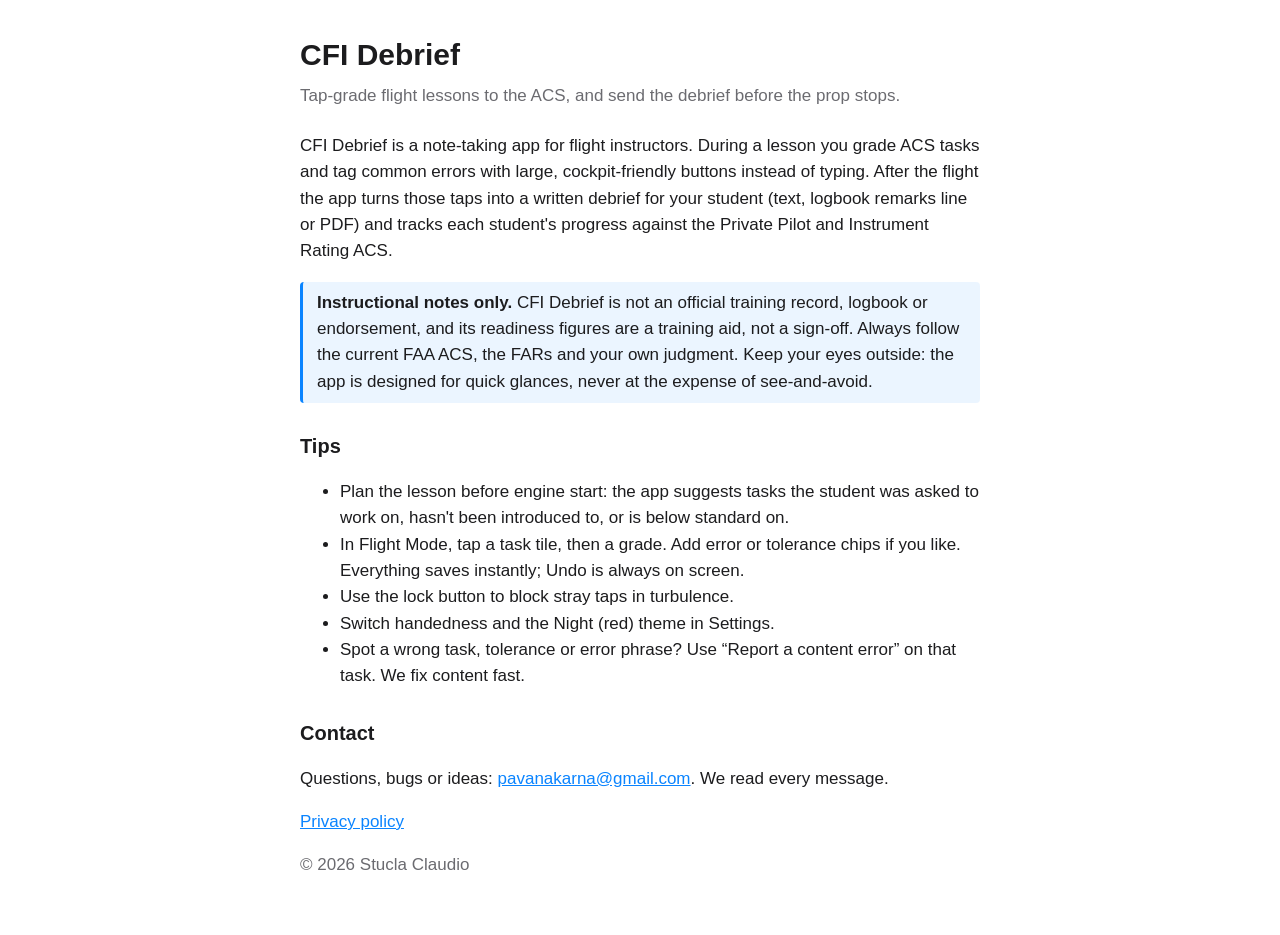
<file: cfidebrief/index.html>
<!doctype html><html lang="en"><head><title>CFI Debrief — Support</title>
<meta charset="utf-8"><meta name="viewport" content="width=device-width,initial-scale=1">
<style>
:root{--bg:#fff;--fg:#1c1c1e;--muted:#6b6b70;--accent:#0a84ff}
@media (prefers-color-scheme:dark){:root{--bg:#000;--fg:#f2f2f7;--muted:#a1a1a6}}
body{background:var(--bg);color:var(--fg);font:17px/1.55 -apple-system,BlinkMacSystemFont,"Helvetica Neue",sans-serif;max-width:680px;margin:0 auto;padding:32px 16px}
h1{font-size:30px;margin:0 0 4px}h2{font-size:20px;margin-top:28px}.sub{color:var(--muted);margin:0 0 24px}a{color:var(--accent)}
.note{border-left:3px solid var(--accent);padding:8px 14px;background:rgba(10,132,255,.08);border-radius:4px}
</style>
</head><body>
<h1>CFI Debrief</h1><p class="sub">Tap-grade flight lessons to the ACS, and send the debrief before the prop stops.</p>
<p>CFI Debrief is a note-taking app for flight instructors. During a lesson you grade ACS tasks and tag common errors with large, cockpit-friendly buttons instead of typing. After the flight the app turns those taps into a written debrief for your student (text, logbook remarks line or PDF) and tracks each student's progress against the Private Pilot and Instrument Rating ACS.</p>
<div class="note"><strong>Instructional notes only.</strong> CFI Debrief is not an official training record, logbook or endorsement, and its readiness figures are a training aid, not a sign-off. Always follow the current FAA ACS, the FARs and your own judgment. Keep your eyes outside: the app is designed for quick glances, never at the expense of see-and-avoid.</div>
<h2>Tips</h2>
<ul>
<li>Plan the lesson before engine start: the app suggests tasks the student was asked to work on, hasn't been introduced to, or is below standard on.</li>
<li>In Flight Mode, tap a task tile, then a grade. Add error or tolerance chips if you like. Everything saves instantly; Undo is always on screen.</li>
<li>Use the lock button to block stray taps in turbulence.</li>
<li>Switch handedness and the Night (red) theme in Settings.</li>
<li>Spot a wrong task, tolerance or error phrase? Use “Report a content error” on that task. We fix content fast.</li>
</ul>
<h2>Contact</h2>
<p>Questions, bugs or ideas: <a href="mailto:pavanakarna@gmail.com?subject=CFI%20Debrief">pavanakarna@gmail.com</a>. We read every message.</p>
<p><a href="privacy.html">Privacy policy</a></p>
<p class="sub">© 2026 Stucla Claudio</p>
</body></html>
</file>
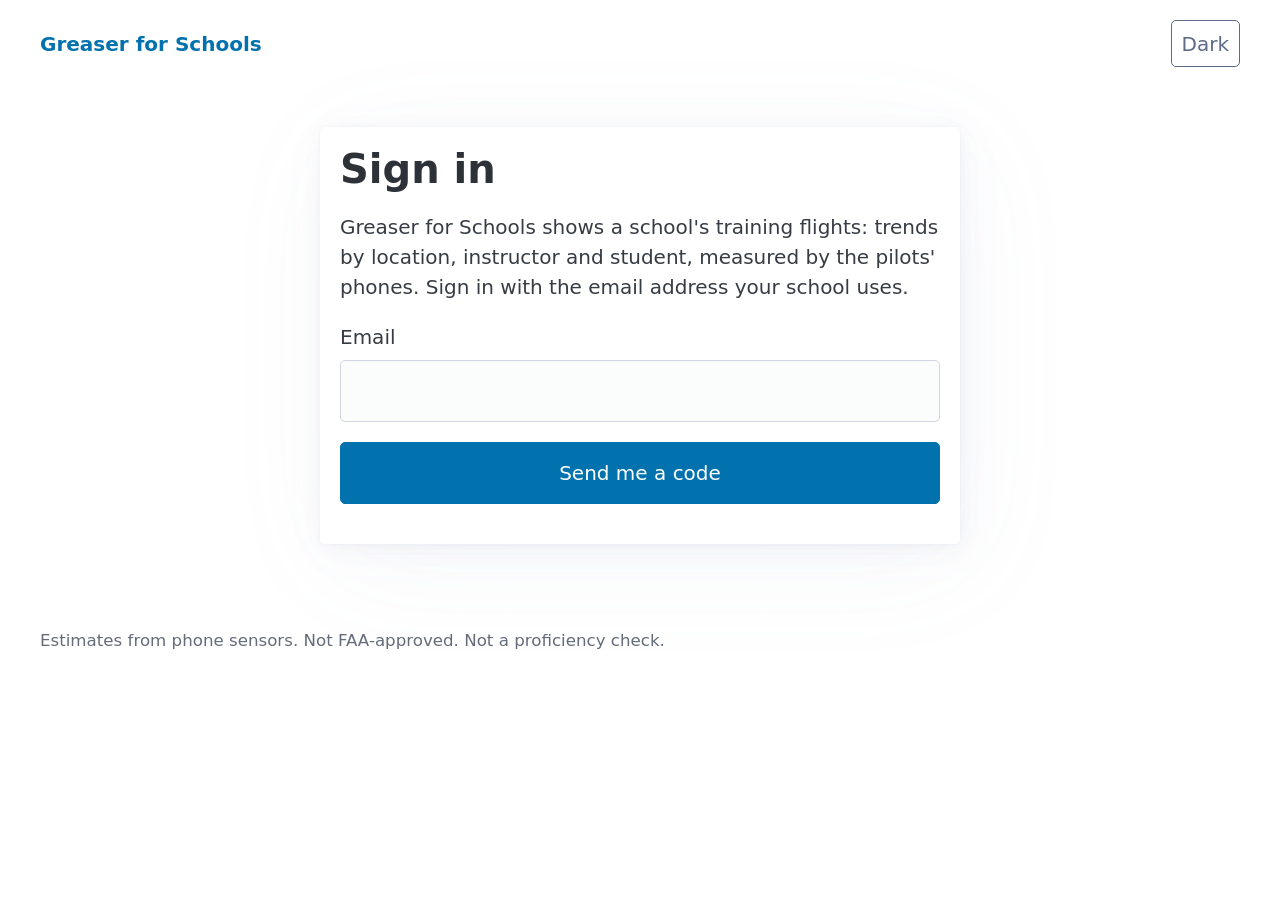
<file: greaser-schools/index.html>
<!doctype html>
<html lang="en">
  <head>
    <meta charset="utf-8" />
    <meta name="viewport" content="width=device-width, initial-scale=1" />
    <meta name="robots" content="noindex, nofollow, noarchive" />
    <meta name="referrer" content="no-referrer" />
    <meta name="color-scheme" content="light dark" />
    <meta http-equiv="Content-Security-Policy"
          content="default-src 'self'; script-src 'self'; style-src 'self' 'unsafe-inline'; img-src 'self' data:; font-src 'self'; connect-src https://xesawicepnhewocswhhj.supabase.co; base-uri 'self'; form-action 'self'; object-src 'none'" />
    <title>Greaser for Schools</title>
    <link rel="icon" href="data:," />
    <script type="module" crossorigin src="./assets/index-CY74-GTt.js"></script>
    <link rel="stylesheet" crossorigin href="./assets/index-wNTSfuoo.css">
  </head>
  <body>
    <div id="app"></div>
    <noscript>Greaser for Schools needs JavaScript.</noscript>
  </body>
</html>
</file>
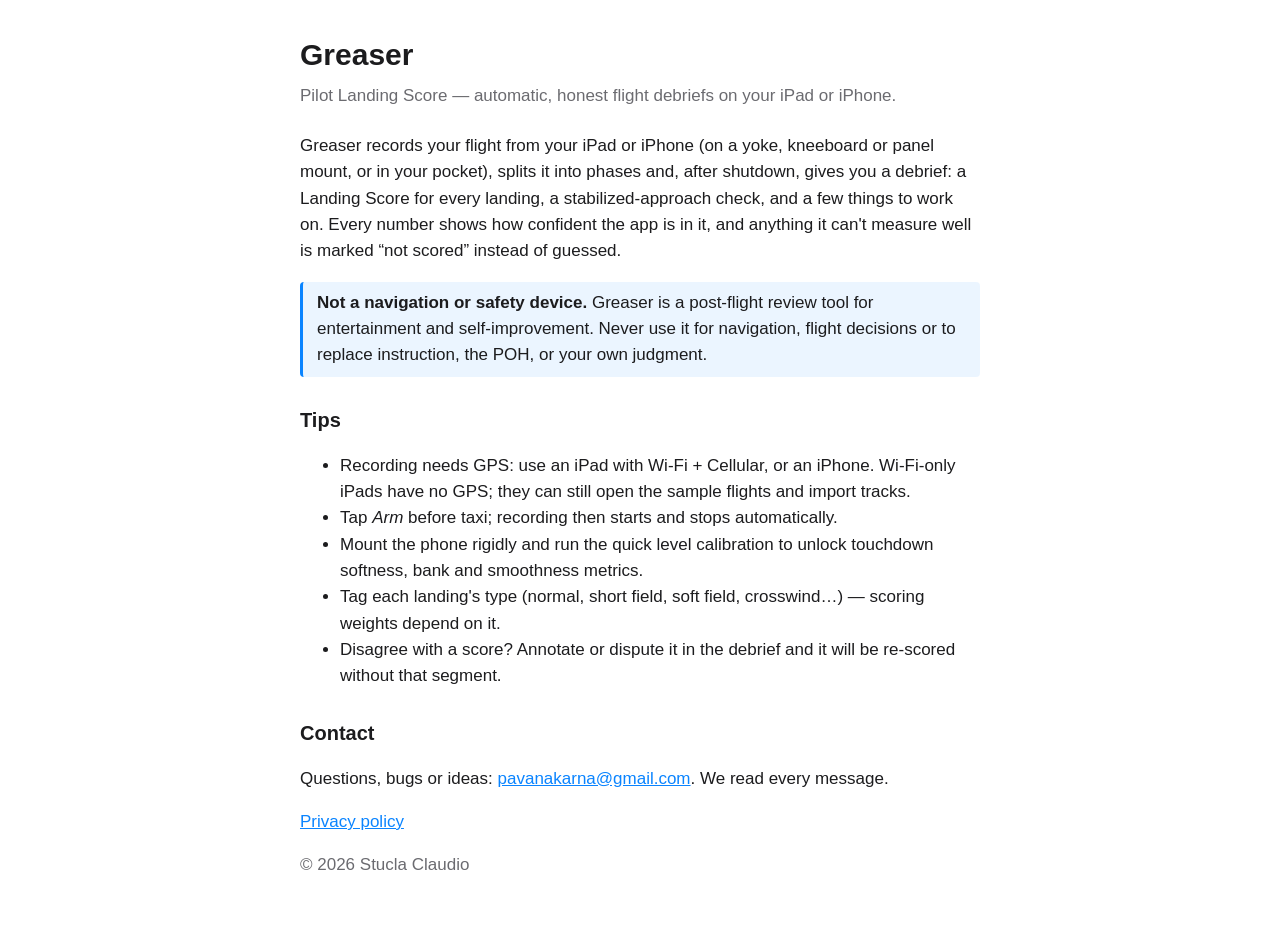
<file: greaser/index.html>
<!doctype html><html lang="en"><head><title>Greaser — Support</title>
<meta charset="utf-8"><meta name="viewport" content="width=device-width,initial-scale=1">
<style>
:root{--bg:#fff;--fg:#1c1c1e;--muted:#6b6b70;--accent:#0a84ff}
@media (prefers-color-scheme:dark){:root{--bg:#000;--fg:#f2f2f7;--muted:#a1a1a6}}
body{background:var(--bg);color:var(--fg);font:17px/1.55 -apple-system,BlinkMacSystemFont,"Helvetica Neue",sans-serif;max-width:680px;margin:0 auto;padding:32px 16px}
h1{font-size:30px;margin:0 0 4px}h2{font-size:20px;margin-top:28px}.sub{color:var(--muted);margin:0 0 24px}a{color:var(--accent)}
.note{border-left:3px solid var(--accent);padding:8px 14px;background:rgba(10,132,255,.08);border-radius:4px}
</style>
</head><body>
<h1>Greaser</h1><p class="sub">Pilot Landing Score — automatic, honest flight debriefs on your iPad or iPhone.</p>
<p>Greaser records your flight from your iPad or iPhone (on a yoke, kneeboard or panel mount, or in your pocket), splits it into phases and, after shutdown, gives you a debrief: a Landing Score for every landing, a stabilized-approach check, and a few things to work on. Every number shows how confident the app is in it, and anything it can't measure well is marked “not scored” instead of guessed.</p>
<div class="note"><strong>Not a navigation or safety device.</strong> Greaser is a post-flight review tool for entertainment and self-improvement. Never use it for navigation, flight decisions or to replace instruction, the POH, or your own judgment.</div>
<h2>Tips</h2>
<ul>
<li>Recording needs GPS: use an iPad with Wi-Fi + Cellular, or an iPhone. Wi-Fi-only iPads have no GPS; they can still open the sample flights and import tracks.</li>
<li>Tap <em>Arm</em> before taxi; recording then starts and stops automatically.</li>
<li>Mount the phone rigidly and run the quick level calibration to unlock touchdown softness, bank and smoothness metrics.</li>
<li>Tag each landing's type (normal, short field, soft field, crosswind…) — scoring weights depend on it.</li>
<li>Disagree with a score? Annotate or dispute it in the debrief and it will be re-scored without that segment.</li>
</ul>
<h2>Contact</h2>
<p>Questions, bugs or ideas: <a href="mailto:pavanakarna@gmail.com?subject=Greaser">pavanakarna@gmail.com</a>. We read every message.</p>
<p><a href="privacy.html">Privacy policy</a></p>
<p class="sub">© 2026 Stucla Claudio</p>
</body></html>
</file>
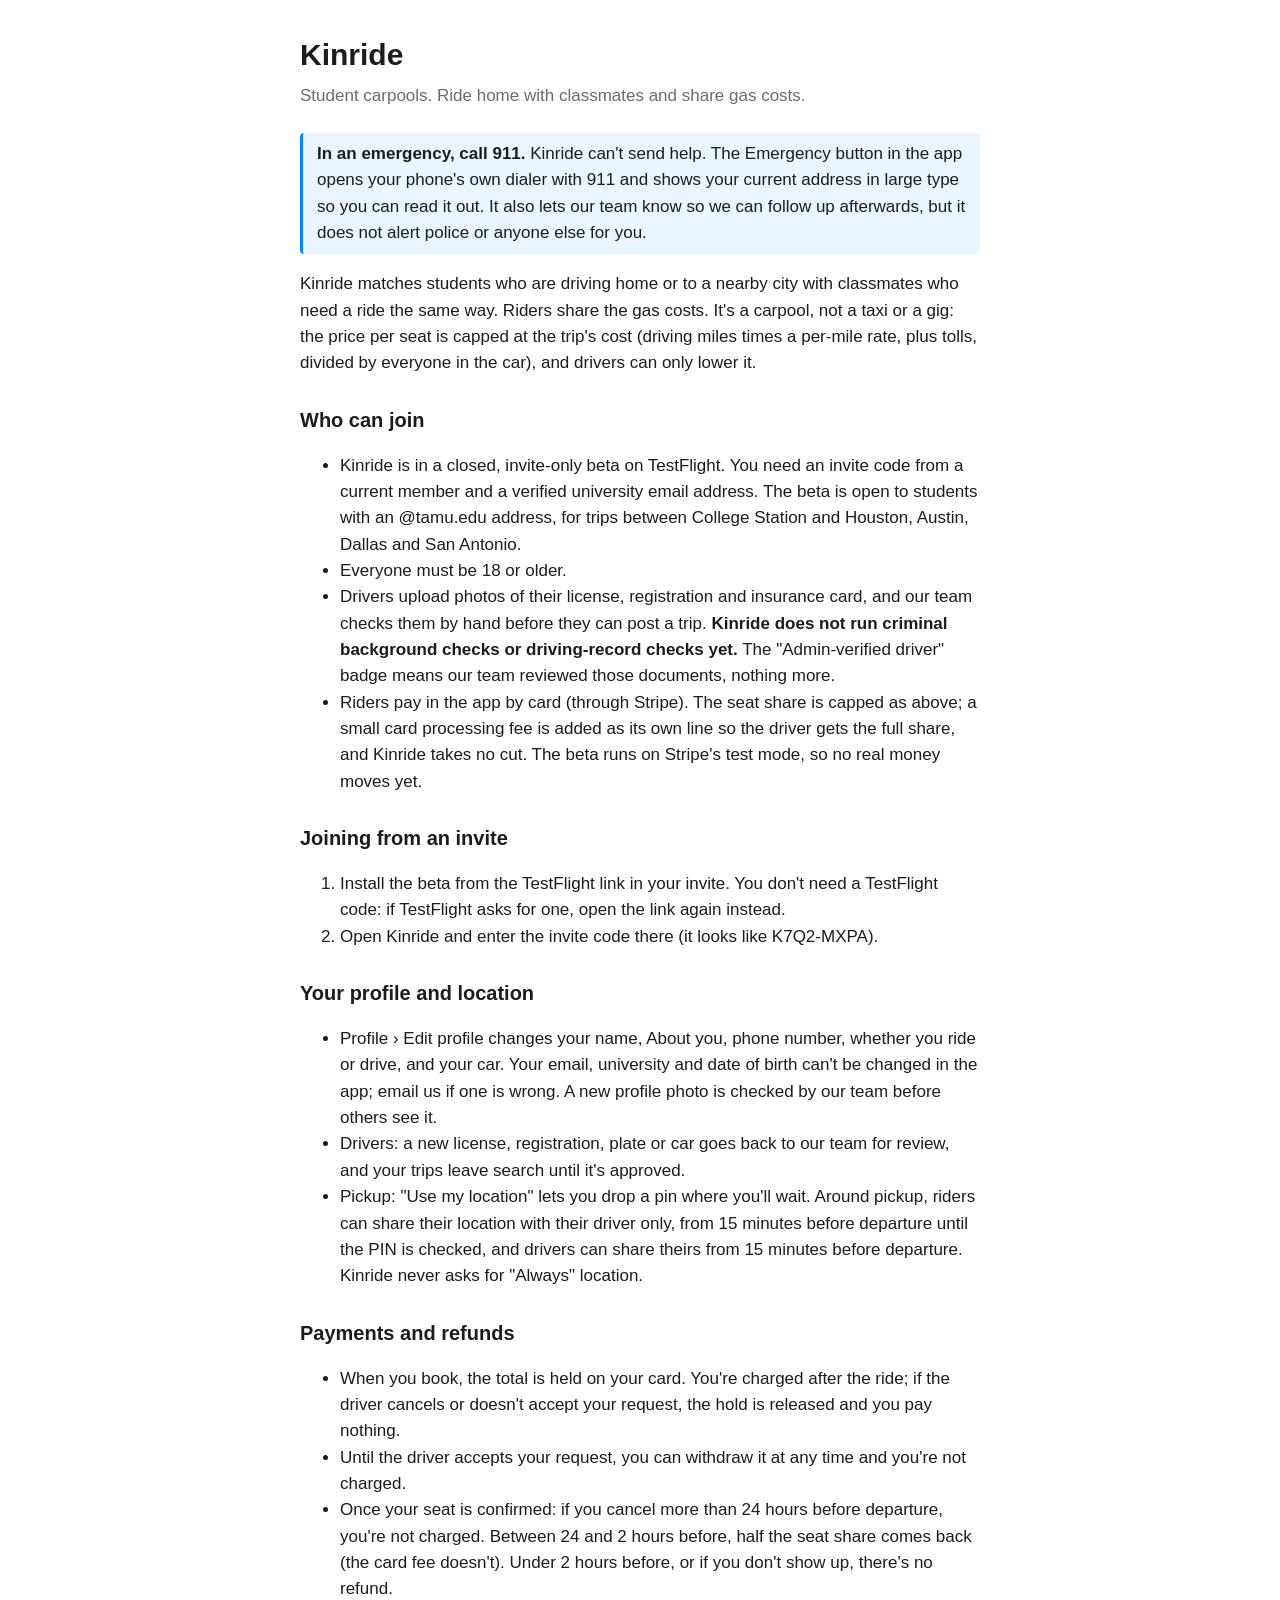
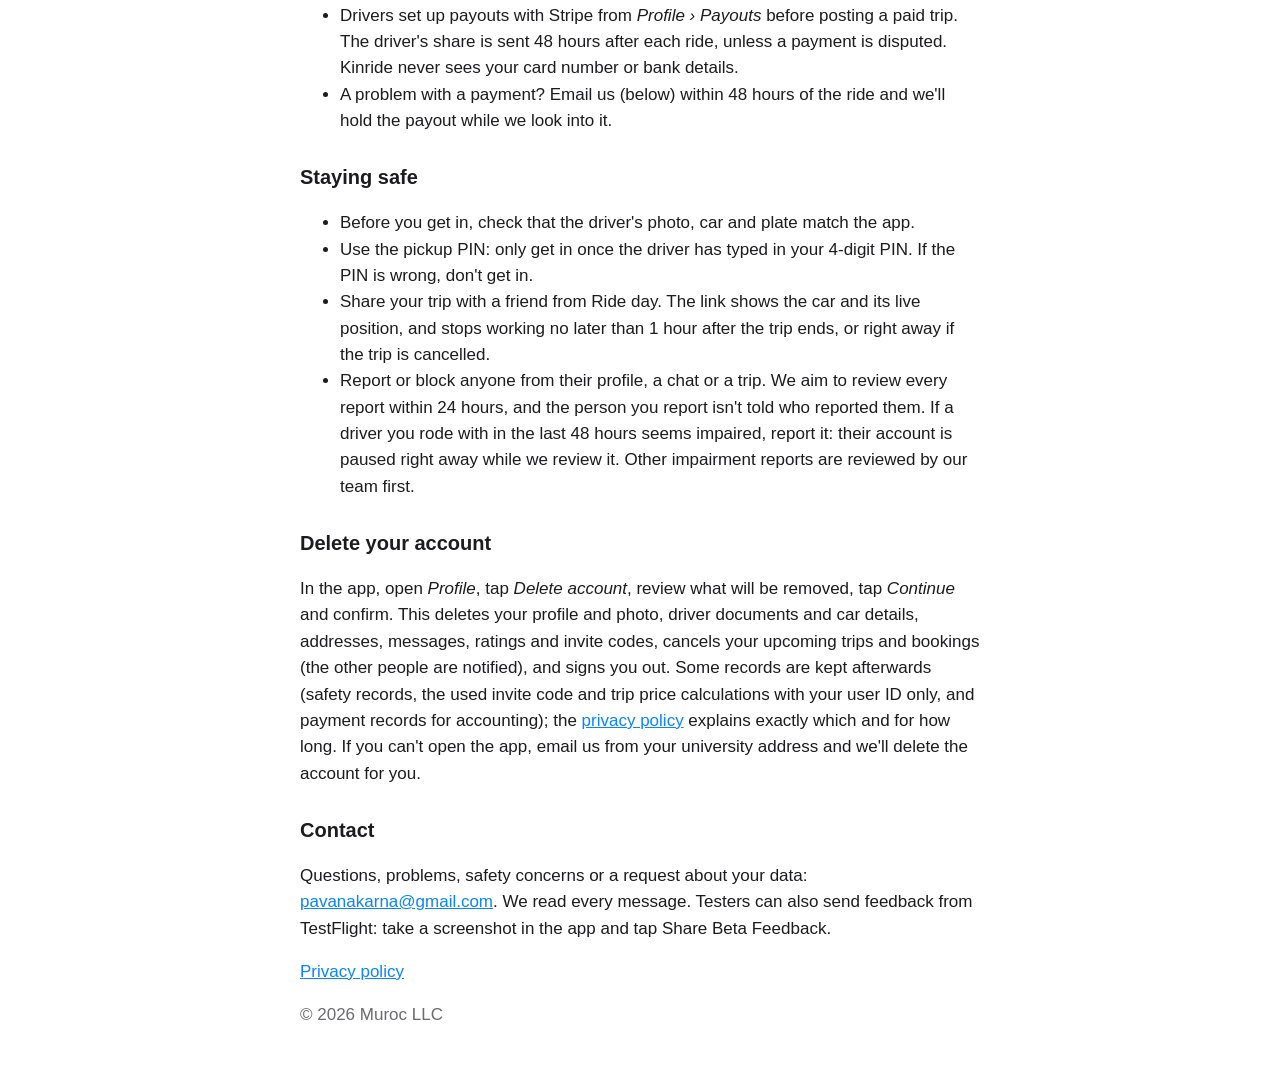
<file: kinride/index.html>
<!doctype html><html lang="en"><head><title>Kinride — Support</title>
<meta charset="utf-8"><meta name="viewport" content="width=device-width,initial-scale=1">
<style>
:root{--bg:#fff;--fg:#1c1c1e;--muted:#6b6b70;--accent:#0a84ff}
@media (prefers-color-scheme:dark){:root{--bg:#000;--fg:#f2f2f7;--muted:#a1a1a6}}
body{background:var(--bg);color:var(--fg);font:17px/1.55 -apple-system,BlinkMacSystemFont,"Helvetica Neue",sans-serif;max-width:680px;margin:0 auto;padding:32px 16px}
h1{font-size:30px;margin:0 0 4px}h2{font-size:20px;margin-top:28px}.sub{color:var(--muted);margin:0 0 24px}a{color:var(--accent)}
.note{border-left:3px solid var(--accent);padding:8px 14px;background:rgba(10,132,255,.08);border-radius:4px}
</style>
</head><body>
<h1>Kinride</h1><p class="sub">Student carpools. Ride home with classmates and share gas costs.</p>
<div class="note"><strong>In an emergency, call 911.</strong> Kinride can't send help. The Emergency button in the app opens your phone's own dialer with 911 and shows your current address in large type so you can read it out. It also lets our team know so we can follow up afterwards, but it does not alert police or anyone else for you.</div>
<p>Kinride matches students who are driving home or to a nearby city with classmates who need a ride the same way. Riders share the gas costs. It's a carpool, not a taxi or a gig: the price per seat is capped at the trip's cost (driving miles times a per-mile rate, plus tolls, divided by everyone in the car), and drivers can only lower it.</p>
<h2>Who can join</h2>
<ul>
<li>Kinride is in a closed, invite-only beta on TestFlight. You need an invite code from a current member and a verified university email address. The beta is open to students with an @tamu.edu address, for trips between College Station and Houston, Austin, Dallas and San Antonio.</li>
<li>Everyone must be 18 or older.</li>
<li>Drivers upload photos of their license, registration and insurance card, and our team checks them by hand before they can post a trip. <strong>Kinride does not run criminal background checks or driving-record checks yet.</strong> The "Admin-verified driver" badge means our team reviewed those documents, nothing more.</li>
<li>Riders pay in the app by card (through Stripe). The seat share is capped as above; a small card processing fee is added as its own line so the driver gets the full share, and Kinride takes no cut. The beta runs on Stripe's test mode, so no real money moves yet.</li>
</ul>
<h2>Joining from an invite</h2>
<ol>
<li>Install the beta from the TestFlight link in your invite. You don't need a TestFlight code: if TestFlight asks for one, open the link again instead.</li>
<li>Open Kinride and enter the invite code there (it looks like K7Q2-MXPA).</li>
</ol>
<h2>Your profile and location</h2>
<ul>
<li>Profile › Edit profile changes your name, About you, phone number, whether you ride or drive, and your car. Your email, university and date of birth can't be changed in the app; email us if one is wrong. A new profile photo is checked by our team before others see it.</li>
<li>Drivers: a new license, registration, plate or car goes back to our team for review, and your trips leave search until it's approved.</li>
<li>Pickup: "Use my location" lets you drop a pin where you'll wait. Around pickup, riders can share their location with their driver only, from 15 minutes before departure until the PIN is checked, and drivers can share theirs from 15 minutes before departure. Kinride never asks for "Always" location.</li>
</ul>
<h2>Payments and refunds</h2>
<ul>
<li>When you book, the total is held on your card. You're charged after the ride; if the driver cancels or doesn't accept your request, the hold is released and you pay nothing.</li>
<li>Until the driver accepts your request, you can withdraw it at any time and you're not charged.</li>
<li>Once your seat is confirmed: if you cancel more than 24 hours before departure, you're not charged. Between 24 and 2 hours before, half the seat share comes back (the card fee doesn't). Under 2 hours before, or if you don't show up, there's no refund.</li>
<li>Drivers set up payouts with Stripe from <em>Profile › Payouts</em> before posting a paid trip. The driver's share is sent 48 hours after each ride, unless a payment is disputed. Kinride never sees your card number or bank details.</li>
<li>A problem with a payment? Email us (below) within 48 hours of the ride and we'll hold the payout while we look into it.</li>
</ul>
<h2>Staying safe</h2>
<ul>
<li>Before you get in, check that the driver's photo, car and plate match the app.</li>
<li>Use the pickup PIN: only get in once the driver has typed in your 4-digit PIN. If the PIN is wrong, don't get in.</li>
<li>Share your trip with a friend from Ride day. The link shows the car and its live position, and stops working no later than 1 hour after the trip ends, or right away if the trip is cancelled.</li>
<li>Report or block anyone from their profile, a chat or a trip. We aim to review every report within 24 hours, and the person you report isn't told who reported them. If a driver you rode with in the last 48 hours seems impaired, report it: their account is paused right away while we review it. Other impairment reports are reviewed by our team first.</li>
</ul>
<h2>Delete your account</h2>
<p>In the app, open <em>Profile</em>, tap <em>Delete account</em>, review what will be removed, tap <em>Continue</em> and confirm. This deletes your profile and photo, driver documents and car details, addresses, messages, ratings and invite codes, cancels your upcoming trips and bookings (the other people are notified), and signs you out. Some records are kept afterwards (safety records, the used invite code and trip price calculations with your user ID only, and payment records for accounting); the <a href="privacy.html">privacy policy</a> explains exactly which and for how long. If you can't open the app, email us from your university address and we'll delete the account for you.</p>
<h2>Contact</h2>
<p>Questions, problems, safety concerns or a request about your data: <a href="mailto:pavanakarna@gmail.com?subject=Kinride">pavanakarna@gmail.com</a>. We read every message. Testers can also send feedback from TestFlight: take a screenshot in the app and tap Share Beta Feedback.</p>
<p><a href="privacy.html">Privacy policy</a></p>
<p class="sub">© 2026 Muroc LLC</p>
</body></html>
</file>
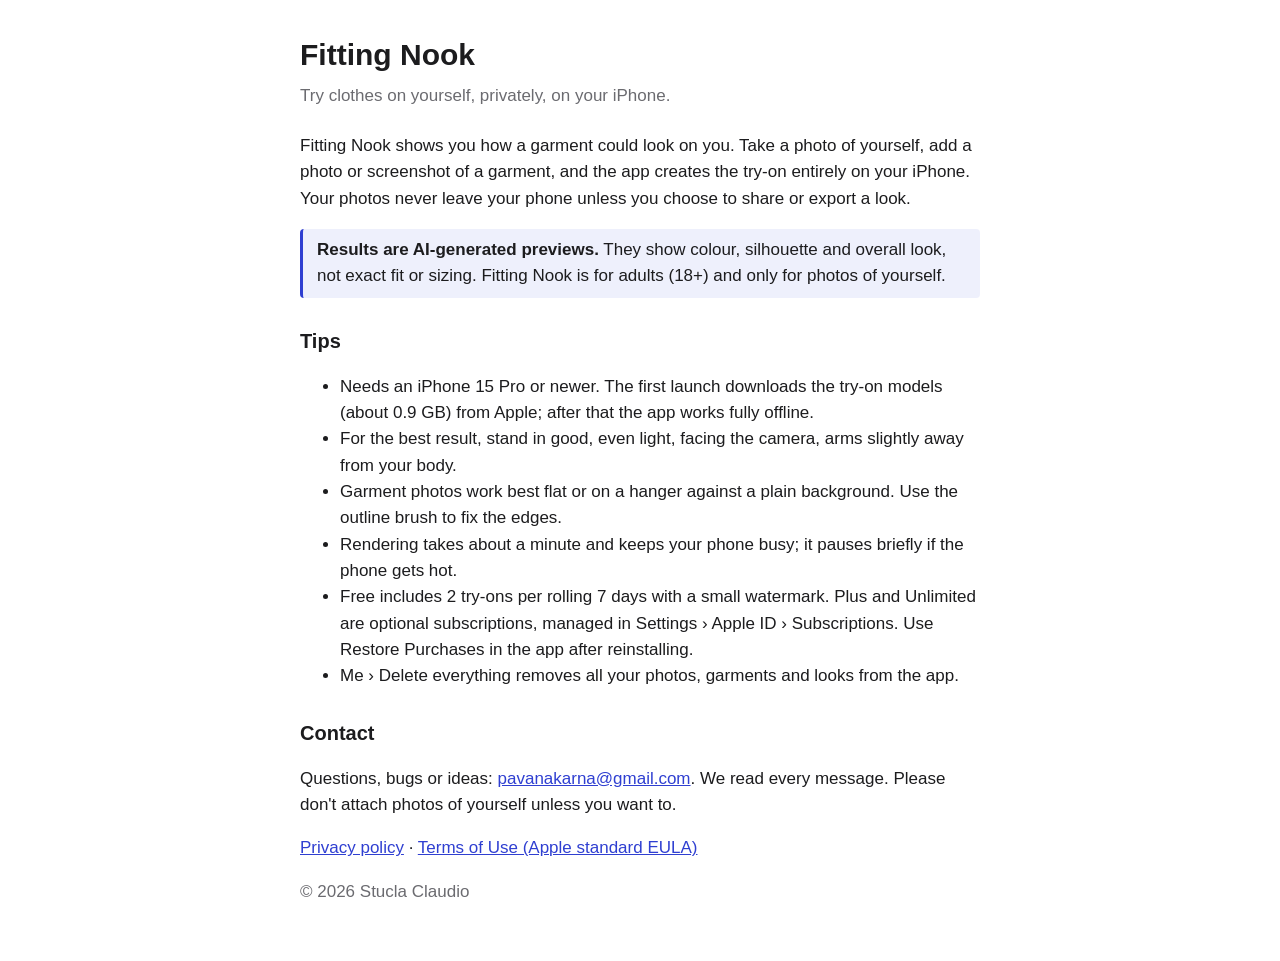
<file: tryon/index.html>
<!doctype html><html lang="en"><head><title>Fitting Nook — Support</title>
<meta charset="utf-8"><meta name="viewport" content="width=device-width,initial-scale=1">
<style>
:root{--bg:#fff;--fg:#1c1c1e;--muted:#6b6b70;--accent:#2f3fd1}
@media (prefers-color-scheme:dark){:root{--bg:#000;--fg:#f2f2f7;--muted:#a1a1a6;--accent:#8f9bff}}
body{background:var(--bg);color:var(--fg);font:17px/1.55 -apple-system,BlinkMacSystemFont,"Helvetica Neue",sans-serif;max-width:680px;margin:0 auto;padding:32px 16px}
h1{font-size:30px;margin:0 0 4px}h2{font-size:20px;margin-top:28px}.sub{color:var(--muted);margin:0 0 24px}a{color:var(--accent)}
.note{border-left:3px solid var(--accent);padding:8px 14px;background:rgba(47,63,209,.08);border-radius:4px}
</style>
</head><body>
<h1>Fitting Nook</h1><p class="sub">Try clothes on yourself, privately, on your iPhone.</p>
<p>Fitting Nook shows you how a garment could look on you. Take a photo of yourself, add a photo or screenshot of a garment, and the app creates the try-on entirely on your iPhone. Your photos never leave your phone unless you choose to share or export a look.</p>
<div class="note"><strong>Results are AI-generated previews.</strong> They show colour, silhouette and overall look, not exact fit or sizing. Fitting Nook is for adults (18+) and only for photos of yourself.</div>
<h2>Tips</h2>
<ul>
<li>Needs an iPhone 15 Pro or newer. The first launch downloads the try-on models (about 0.9 GB) from Apple; after that the app works fully offline.</li>
<li>For the best result, stand in good, even light, facing the camera, arms slightly away from your body.</li>
<li>Garment photos work best flat or on a hanger against a plain background. Use the outline brush to fix the edges.</li>
<li>Rendering takes about a minute and keeps your phone busy; it pauses briefly if the phone gets hot.</li>
<li>Free includes 2 try-ons per rolling 7 days with a small watermark. Plus and Unlimited are optional subscriptions, managed in Settings › Apple ID › Subscriptions. Use Restore Purchases in the app after reinstalling.</li>
<li>Me › Delete everything removes all your photos, garments and looks from the app.</li>
</ul>
<h2>Contact</h2>
<p>Questions, bugs or ideas: <a href="mailto:pavanakarna@gmail.com?subject=Fitting%20Nook">pavanakarna@gmail.com</a>. We read every message. Please don't attach photos of yourself unless you want to.</p>
<p><a href="privacy.html">Privacy policy</a> · <a href="https://www.apple.com/legal/internet-services/itunes/dev/stdeula/">Terms of Use (Apple standard EULA)</a></p>
<p class="sub">© 2026 Stucla Claudio</p>
</body></html>
</file>
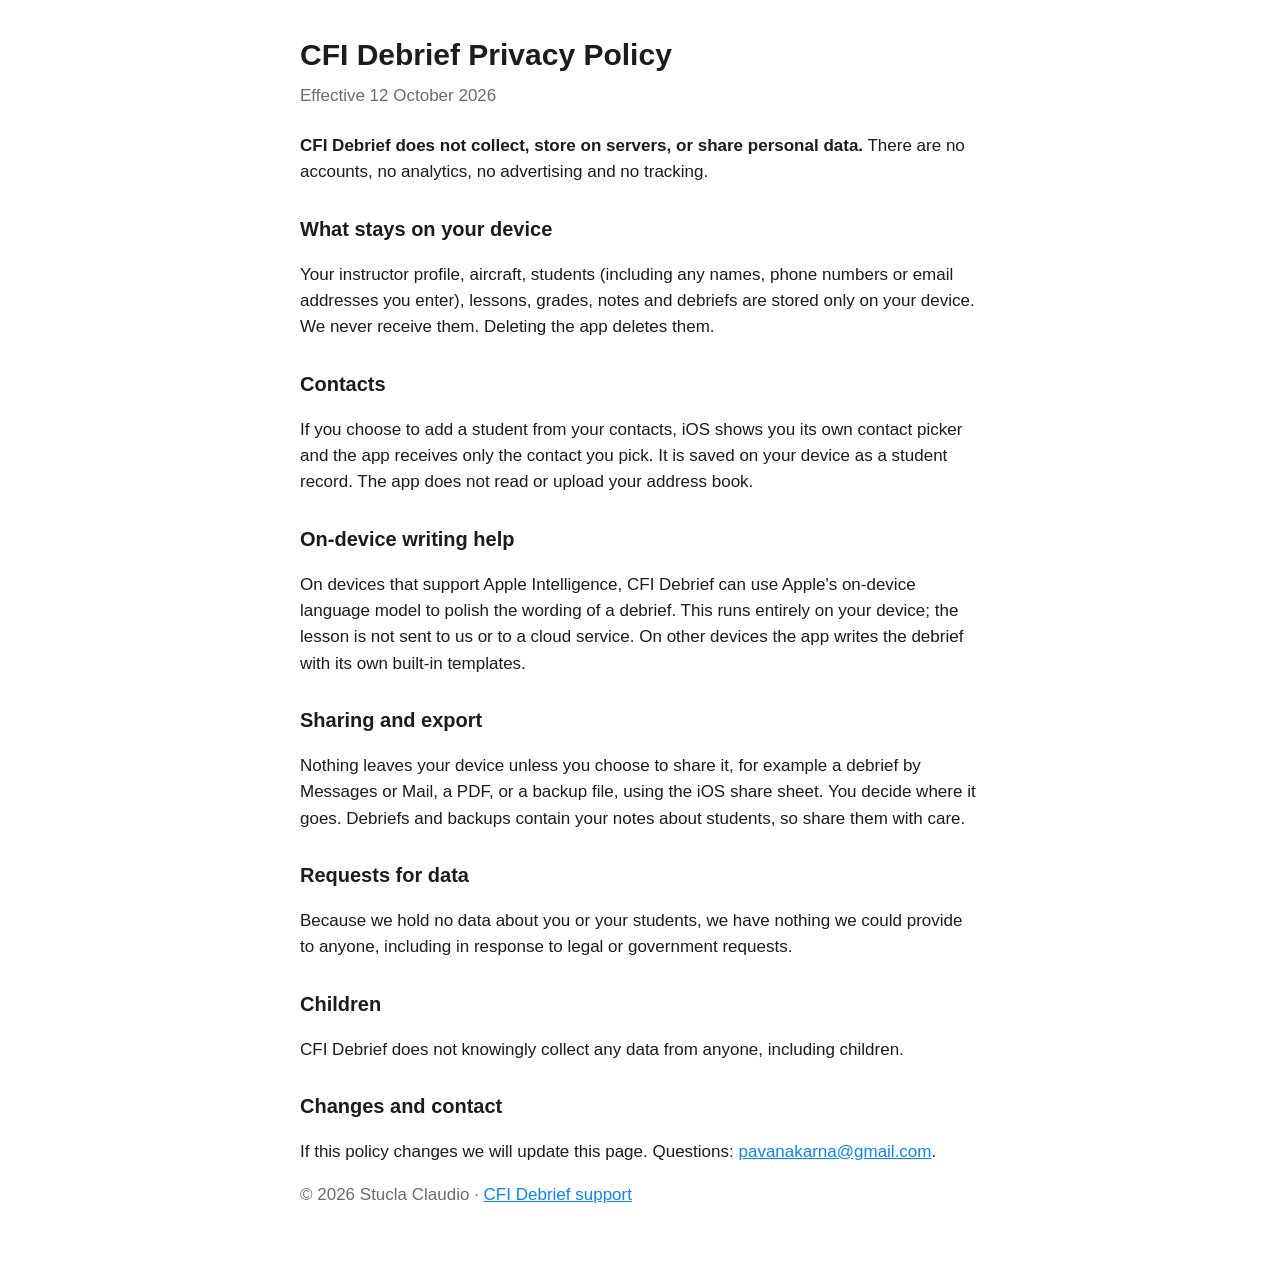
<file: cfidebrief/privacy.html>
<!doctype html><html lang="en"><head><title>CFI Debrief — Privacy Policy</title>
<meta charset="utf-8"><meta name="viewport" content="width=device-width,initial-scale=1">
<style>
:root{--bg:#fff;--fg:#1c1c1e;--muted:#6b6b70;--accent:#0a84ff}
@media (prefers-color-scheme:dark){:root{--bg:#000;--fg:#f2f2f7;--muted:#a1a1a6}}
body{background:var(--bg);color:var(--fg);font:17px/1.55 -apple-system,BlinkMacSystemFont,"Helvetica Neue",sans-serif;max-width:680px;margin:0 auto;padding:32px 16px}
h1{font-size:30px;margin:0 0 4px}h2{font-size:20px;margin-top:28px}.sub{color:var(--muted);margin:0 0 24px}a{color:var(--accent)}
.note{border-left:3px solid var(--accent);padding:8px 14px;background:rgba(10,132,255,.08);border-radius:4px}
</style>
</head><body>
<h1>CFI Debrief Privacy Policy</h1><p class="sub">Effective 12 October 2026</p>
<p><strong>CFI Debrief does not collect, store on servers, or share personal data.</strong> There are no accounts, no analytics, no advertising and no tracking.</p>
<h2>What stays on your device</h2>
<p>Your instructor profile, aircraft, students (including any names, phone numbers or email addresses you enter), lessons, grades, notes and debriefs are stored only on your device. We never receive them. Deleting the app deletes them.</p>
<h2>Contacts</h2>
<p>If you choose to add a student from your contacts, iOS shows you its own contact picker and the app receives only the contact you pick. It is saved on your device as a student record. The app does not read or upload your address book.</p>
<h2>On-device writing help</h2>
<p>On devices that support Apple Intelligence, CFI Debrief can use Apple's on-device language model to polish the wording of a debrief. This runs entirely on your device; the lesson is not sent to us or to a cloud service. On other devices the app writes the debrief with its own built-in templates.</p>
<h2>Sharing and export</h2>
<p>Nothing leaves your device unless you choose to share it, for example a debrief by Messages or Mail, a PDF, or a backup file, using the iOS share sheet. You decide where it goes. Debriefs and backups contain your notes about students, so share them with care.</p>
<h2>Requests for data</h2>
<p>Because we hold no data about you or your students, we have nothing we could provide to anyone, including in response to legal or government requests.</p>
<h2>Children</h2>
<p>CFI Debrief does not knowingly collect any data from anyone, including children.</p>
<h2>Changes and contact</h2>
<p>If this policy changes we will update this page. Questions: <a href="mailto:pavanakarna@gmail.com?subject=CFI%20Debrief%20privacy">pavanakarna@gmail.com</a>.</p>
<p class="sub">© 2026 Stucla Claudio · <a href="./">CFI Debrief support</a></p>
</body></html>
</file>
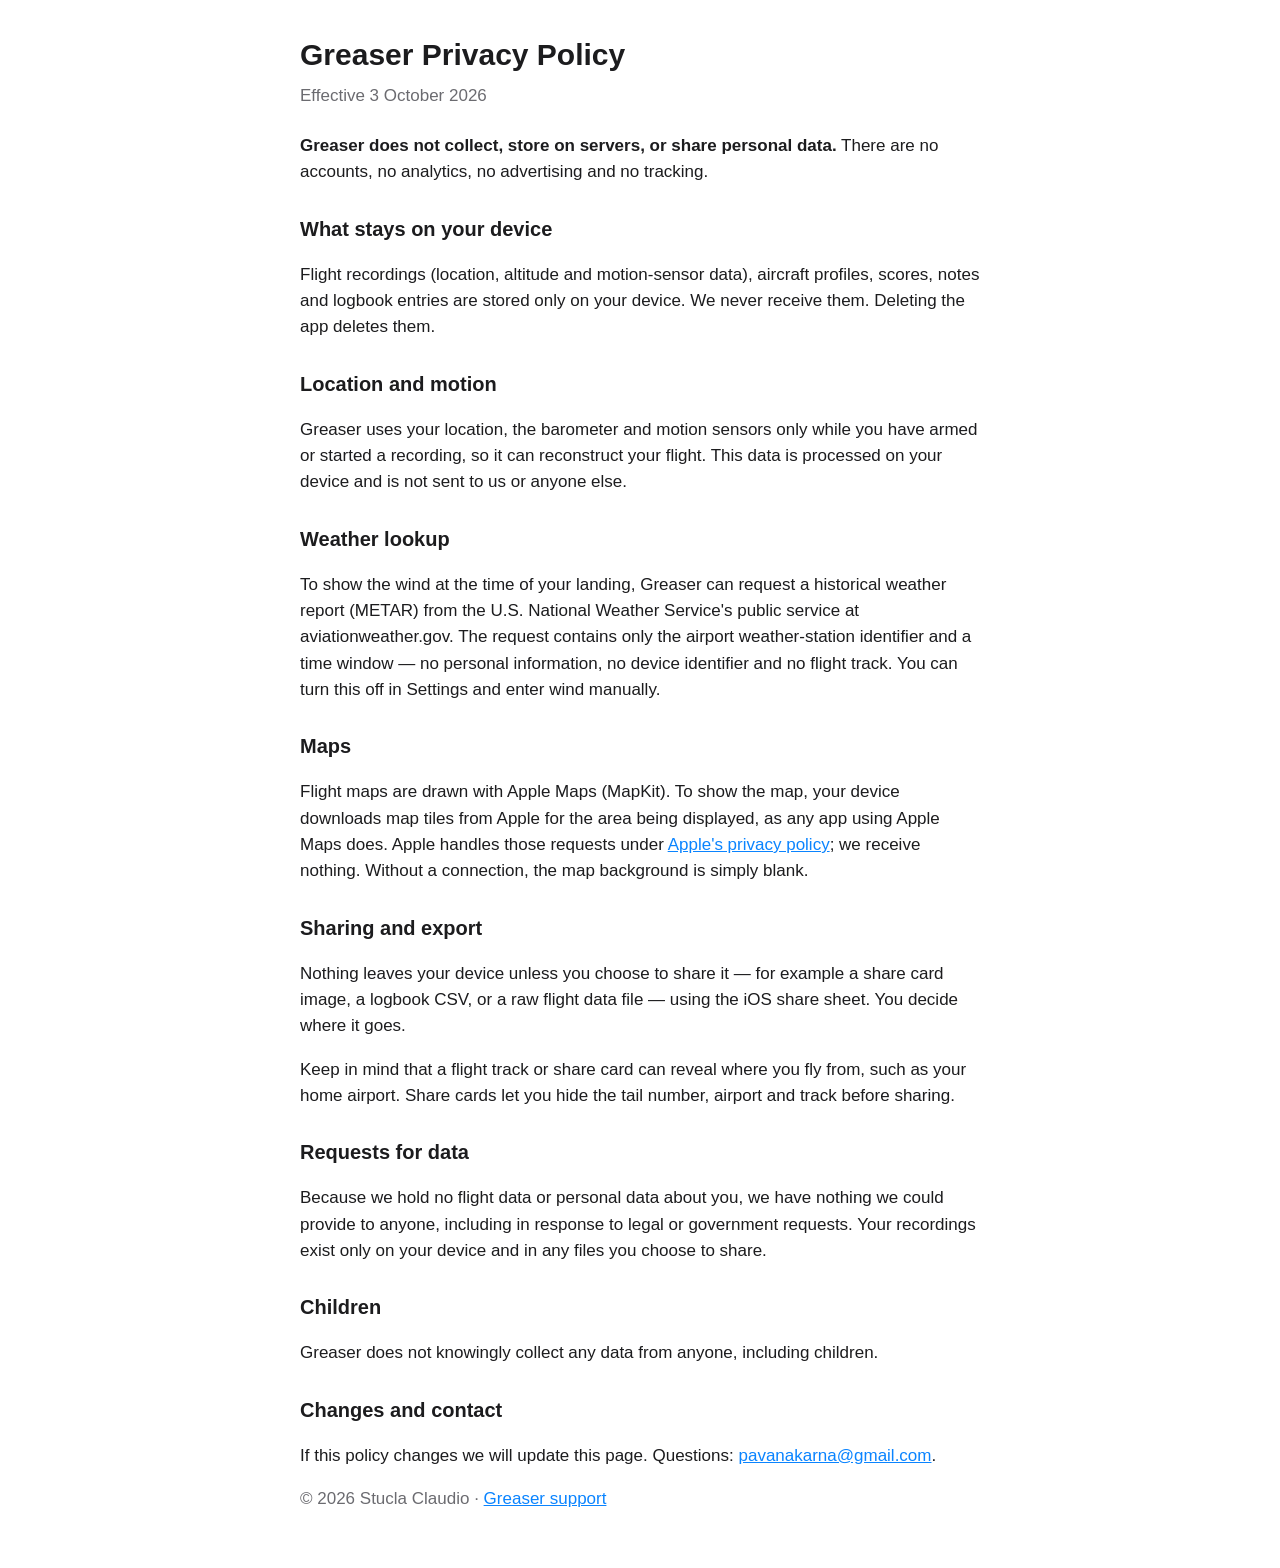
<file: greaser/privacy.html>
<!doctype html><html lang="en"><head><title>Greaser — Privacy Policy</title>
<meta charset="utf-8"><meta name="viewport" content="width=device-width,initial-scale=1">
<style>
:root{--bg:#fff;--fg:#1c1c1e;--muted:#6b6b70;--accent:#0a84ff}
@media (prefers-color-scheme:dark){:root{--bg:#000;--fg:#f2f2f7;--muted:#a1a1a6}}
body{background:var(--bg);color:var(--fg);font:17px/1.55 -apple-system,BlinkMacSystemFont,"Helvetica Neue",sans-serif;max-width:680px;margin:0 auto;padding:32px 16px}
h1{font-size:30px;margin:0 0 4px}h2{font-size:20px;margin-top:28px}.sub{color:var(--muted);margin:0 0 24px}a{color:var(--accent)}
.note{border-left:3px solid var(--accent);padding:8px 14px;background:rgba(10,132,255,.08);border-radius:4px}
</style>
</head><body>
<h1>Greaser Privacy Policy</h1><p class="sub">Effective 3 October 2026</p>
<p><strong>Greaser does not collect, store on servers, or share personal data.</strong> There are no accounts, no analytics, no advertising and no tracking.</p>
<h2>What stays on your device</h2>
<p>Flight recordings (location, altitude and motion-sensor data), aircraft profiles, scores, notes and logbook entries are stored only on your device. We never receive them. Deleting the app deletes them.</p>
<h2>Location and motion</h2>
<p>Greaser uses your location, the barometer and motion sensors only while you have armed or started a recording, so it can reconstruct your flight. This data is processed on your device and is not sent to us or anyone else.</p>
<h2>Weather lookup</h2>
<p>To show the wind at the time of your landing, Greaser can request a historical weather report (METAR) from the U.S. National Weather Service's public service at aviationweather.gov. The request contains only the airport weather-station identifier and a time window — no personal information, no device identifier and no flight track. You can turn this off in Settings and enter wind manually.</p>
<h2>Maps</h2>
<p>Flight maps are drawn with Apple Maps (MapKit). To show the map, your device downloads map tiles from Apple for the area being displayed, as any app using Apple Maps does. Apple handles those requests under <a href="https://www.apple.com/legal/privacy/">Apple's privacy policy</a>; we receive nothing. Without a connection, the map background is simply blank.</p>
<h2>Sharing and export</h2>
<p>Nothing leaves your device unless you choose to share it — for example a share card image, a logbook CSV, or a raw flight data file — using the iOS share sheet. You decide where it goes.</p>
<p>Keep in mind that a flight track or share card can reveal where you fly from, such as your home airport. Share cards let you hide the tail number, airport and track before sharing.</p>
<h2>Requests for data</h2>
<p>Because we hold no flight data or personal data about you, we have nothing we could provide to anyone, including in response to legal or government requests. Your recordings exist only on your device and in any files you choose to share.</p>
<h2>Children</h2>
<p>Greaser does not knowingly collect any data from anyone, including children.</p>
<h2>Changes and contact</h2>
<p>If this policy changes we will update this page. Questions: <a href="mailto:pavanakarna@gmail.com?subject=Greaser%20privacy">pavanakarna@gmail.com</a>.</p>
<p class="sub">© 2026 Stucla Claudio · <a href="./">Greaser support</a></p>
</body></html>
</file>
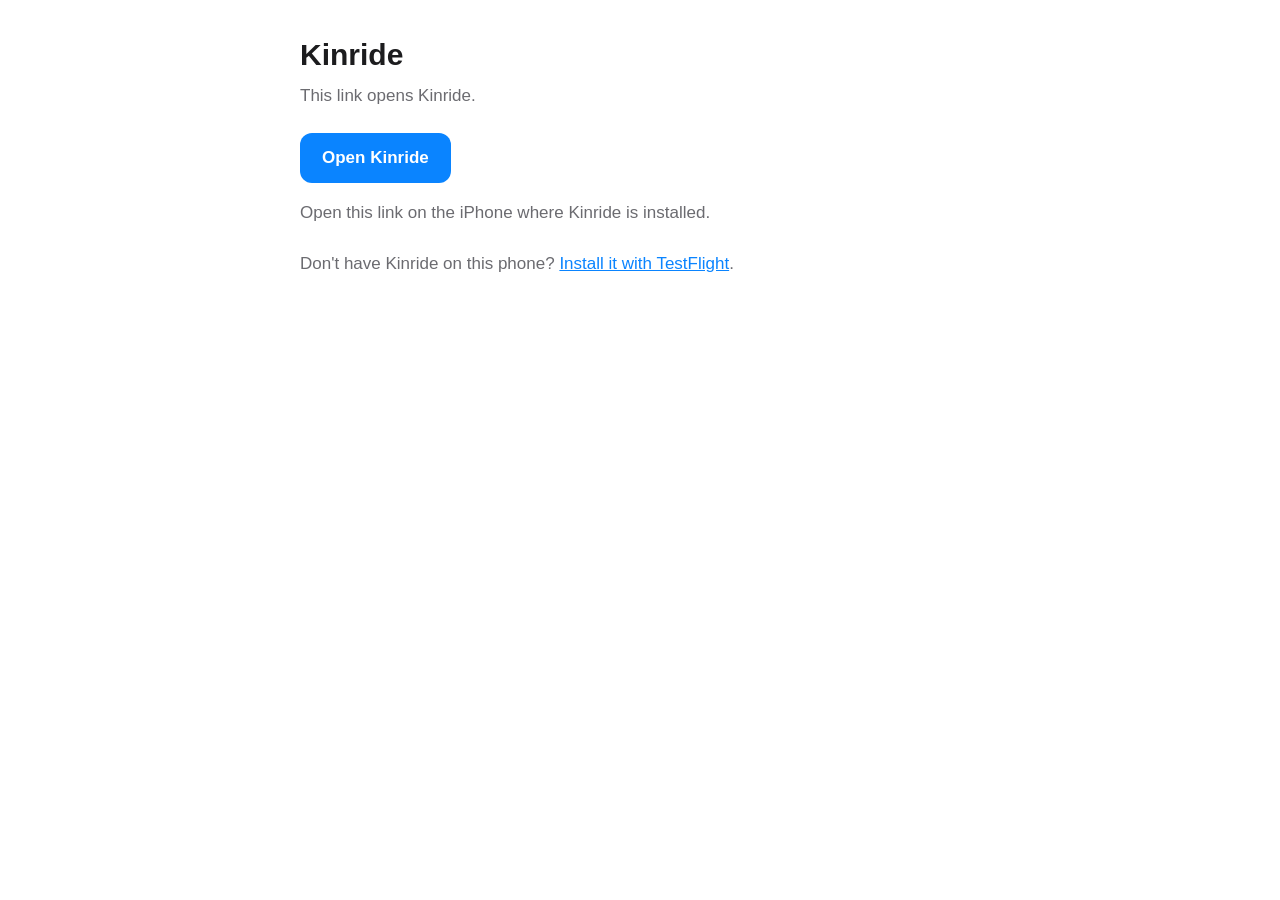
<file: kinride/open.html>
<!doctype html><html lang="en"><head><title>Kinride — Open the app</title>
<meta charset="utf-8"><meta name="viewport" content="width=device-width,initial-scale=1">
<meta name="robots" content="noindex,nofollow"><meta name="referrer" content="no-referrer">
<meta http-equiv="Content-Security-Policy" content="default-src 'none'; script-src 'unsafe-inline'; style-src 'unsafe-inline'">
<style>
:root{--bg:#fff;--fg:#1c1c1e;--muted:#6b6b70;--accent:#0a84ff}
@media (prefers-color-scheme:dark){:root{--bg:#000;--fg:#f2f2f7;--muted:#a1a1a6}}
body{background:var(--bg);color:var(--fg);font:17px/1.55 -apple-system,BlinkMacSystemFont,"Helvetica Neue",sans-serif;max-width:680px;margin:0 auto;padding:32px 16px}
h1{font-size:30px;margin:0 0 4px}.sub{color:var(--muted);margin:0 0 24px}a{color:var(--accent)}
.button{display:inline-block;background:var(--accent);color:#fff;text-decoration:none;font-weight:600;border-radius:12px;padding:12px 22px}
[hidden]{display:none!important}
</style>
</head><body>
<!-- Kinride's notification emails link here (BACKLOG #53, QA K-90): mail apps don't make kinride:// links tappable
     in plain text, but they do https. The page hands the screen on to the app. Only the screens below are opened;
     anything else opens the app's home. No data is read or sent. -->
<h1>Kinride</h1><p class="sub" id="what">Opening Kinride…</p>
<p><a class="button" id="open" href="kinride://open">Open Kinride</a></p>
<p class="sub" id="phone">If nothing happens, tap the button.</p>
<p class="sub" id="desktop" hidden>Open this link on the iPhone where Kinride is installed.</p>
<p class="sub">Don't have Kinride on this phone? <a href="https://testflight.apple.com/join/N4H5WNCh">Install it with TestFlight</a>.</p>
<script>
(function () {
  "use strict";
  // The screens Kinride's emails open (supabase/functions/_shared/mailer.ts deepLink; the app's NotificationRoute).
  var screens = {
    "driver-documents": "Driver documents",
    "post-trip": "Post a trip",
    "edit-profile": "Edit profile",
    "admin": "Admin",
    "admin/drivers": "Admin › Drivers",
    "admin/reports": "Admin › Reports",
    "admin/waitlist": "Admin › Waitlist",
    "admin/other": "Admin"
  };
  var to = new URLSearchParams(location.search).get("to") || "";
  if (!Object.prototype.hasOwnProperty.call(screens, to)) to = "";
  var target = "kinride://" + (to || "open");
  document.getElementById("open").href = target;
  if (to) document.getElementById("what").textContent = "Opening " + screens[to] + " in Kinride…";
  var iOS = /iPhone|iPad|iPod/.test(navigator.userAgent) || (navigator.platform === "MacIntel" && navigator.maxTouchPoints > 1);
  if (iOS) {
    location.replace(target);
  } else {
    document.getElementById("what").textContent = "This link opens Kinride" + (to ? " at " + screens[to] : "") + ".";
    document.getElementById("phone").hidden = true;
    document.getElementById("desktop").hidden = false;
  }
})();
</script>
</body></html>
</file>
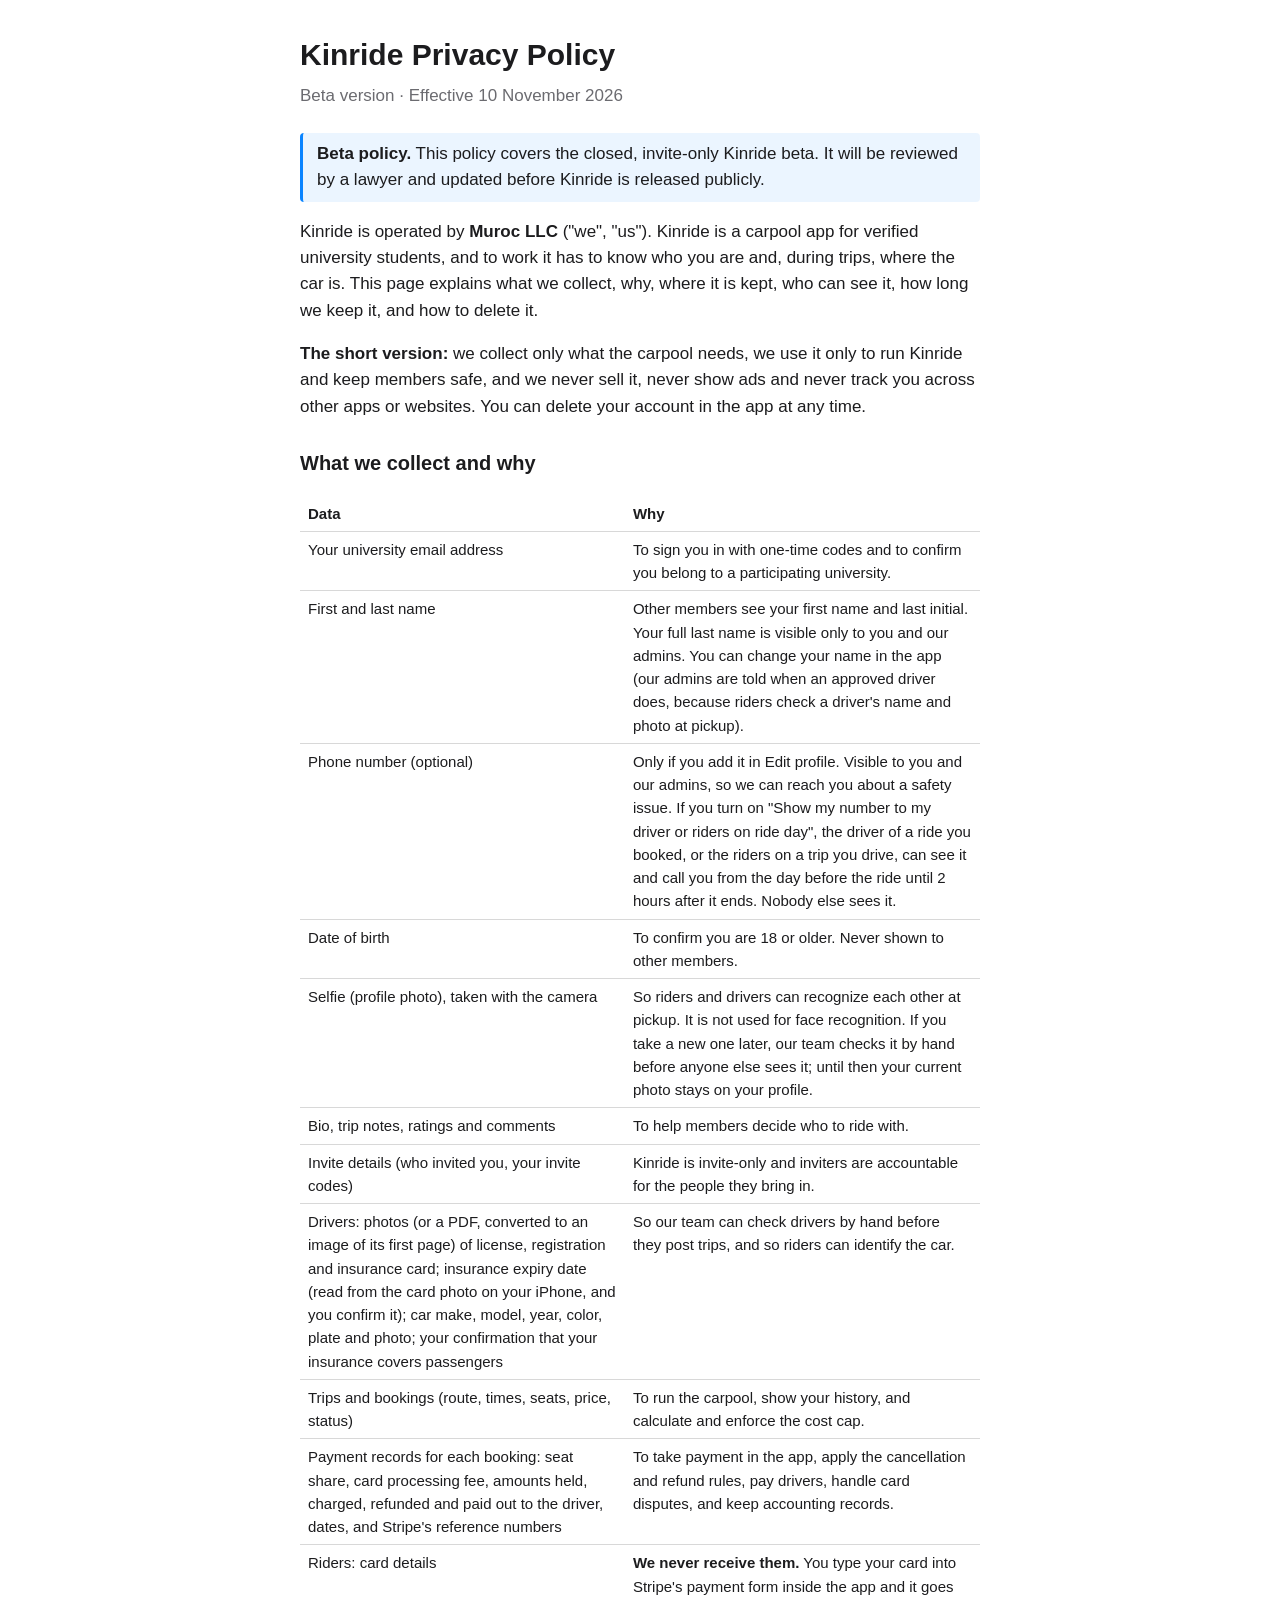
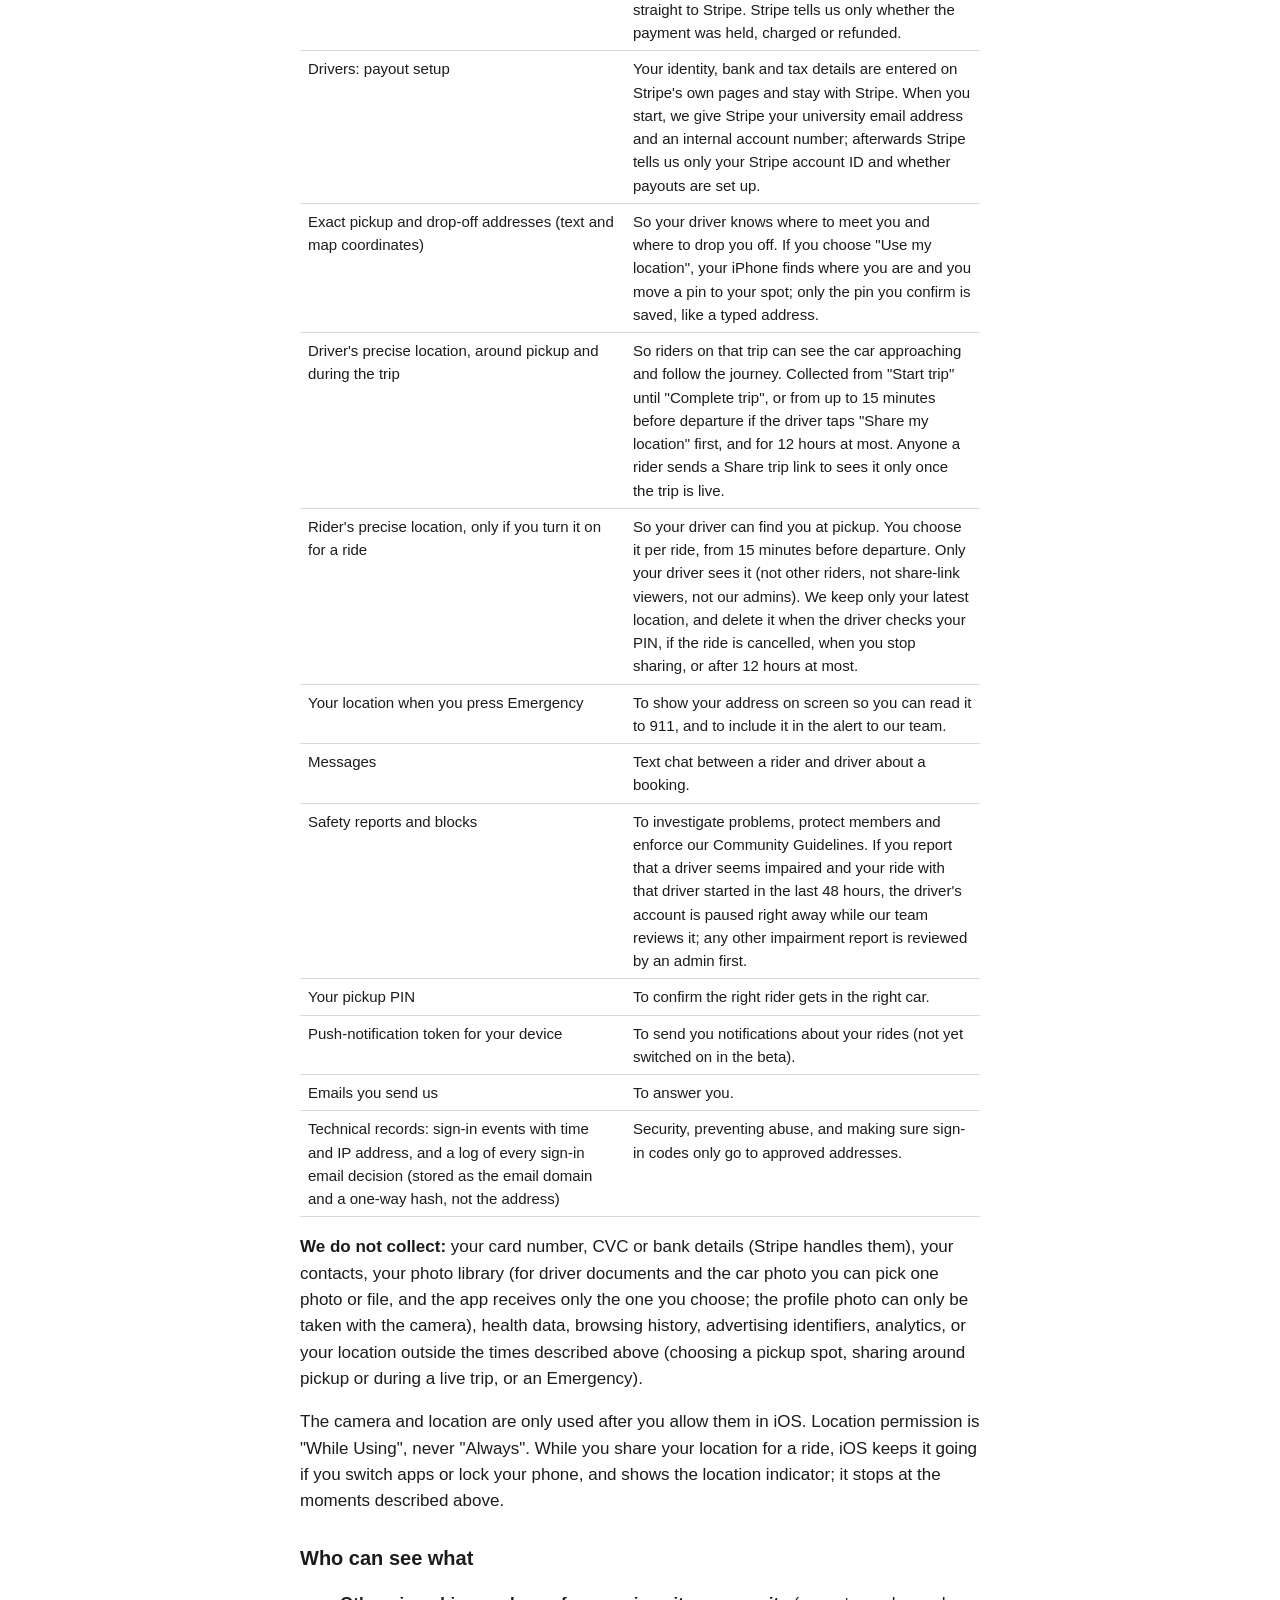
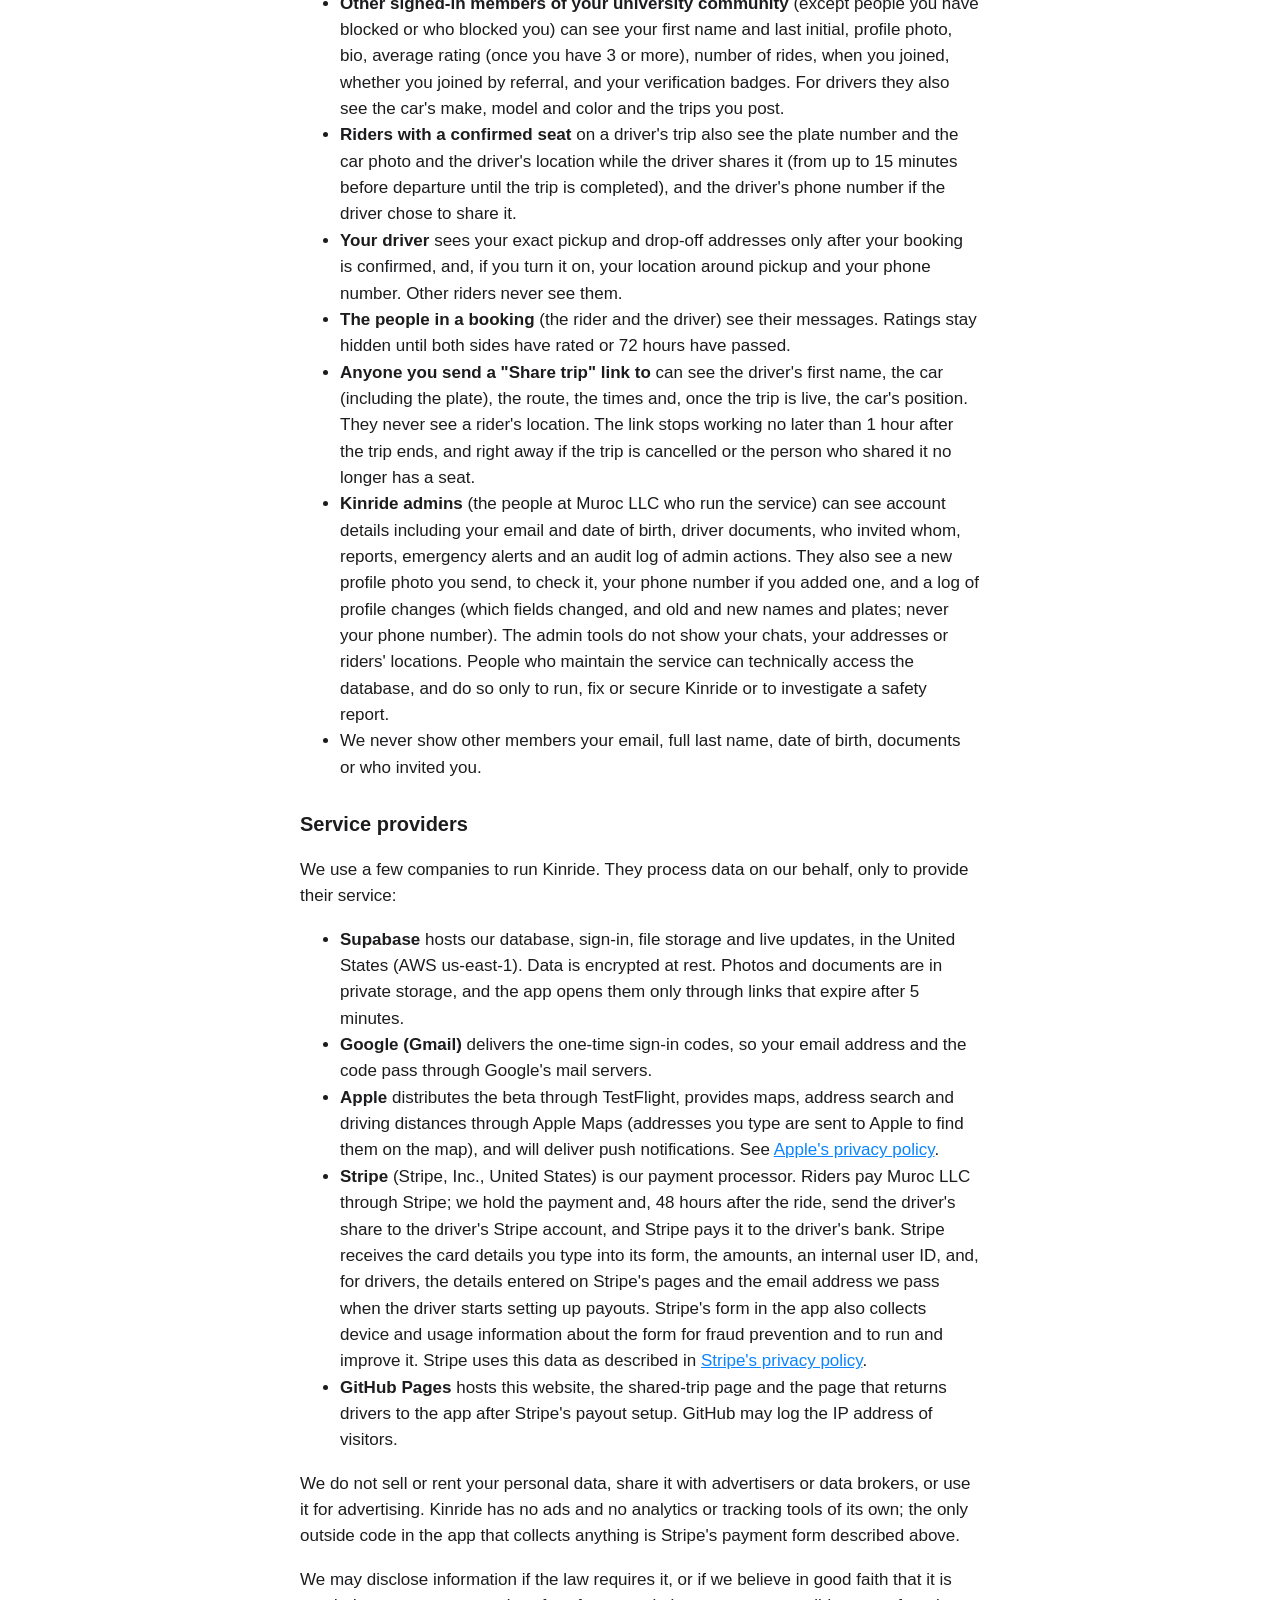
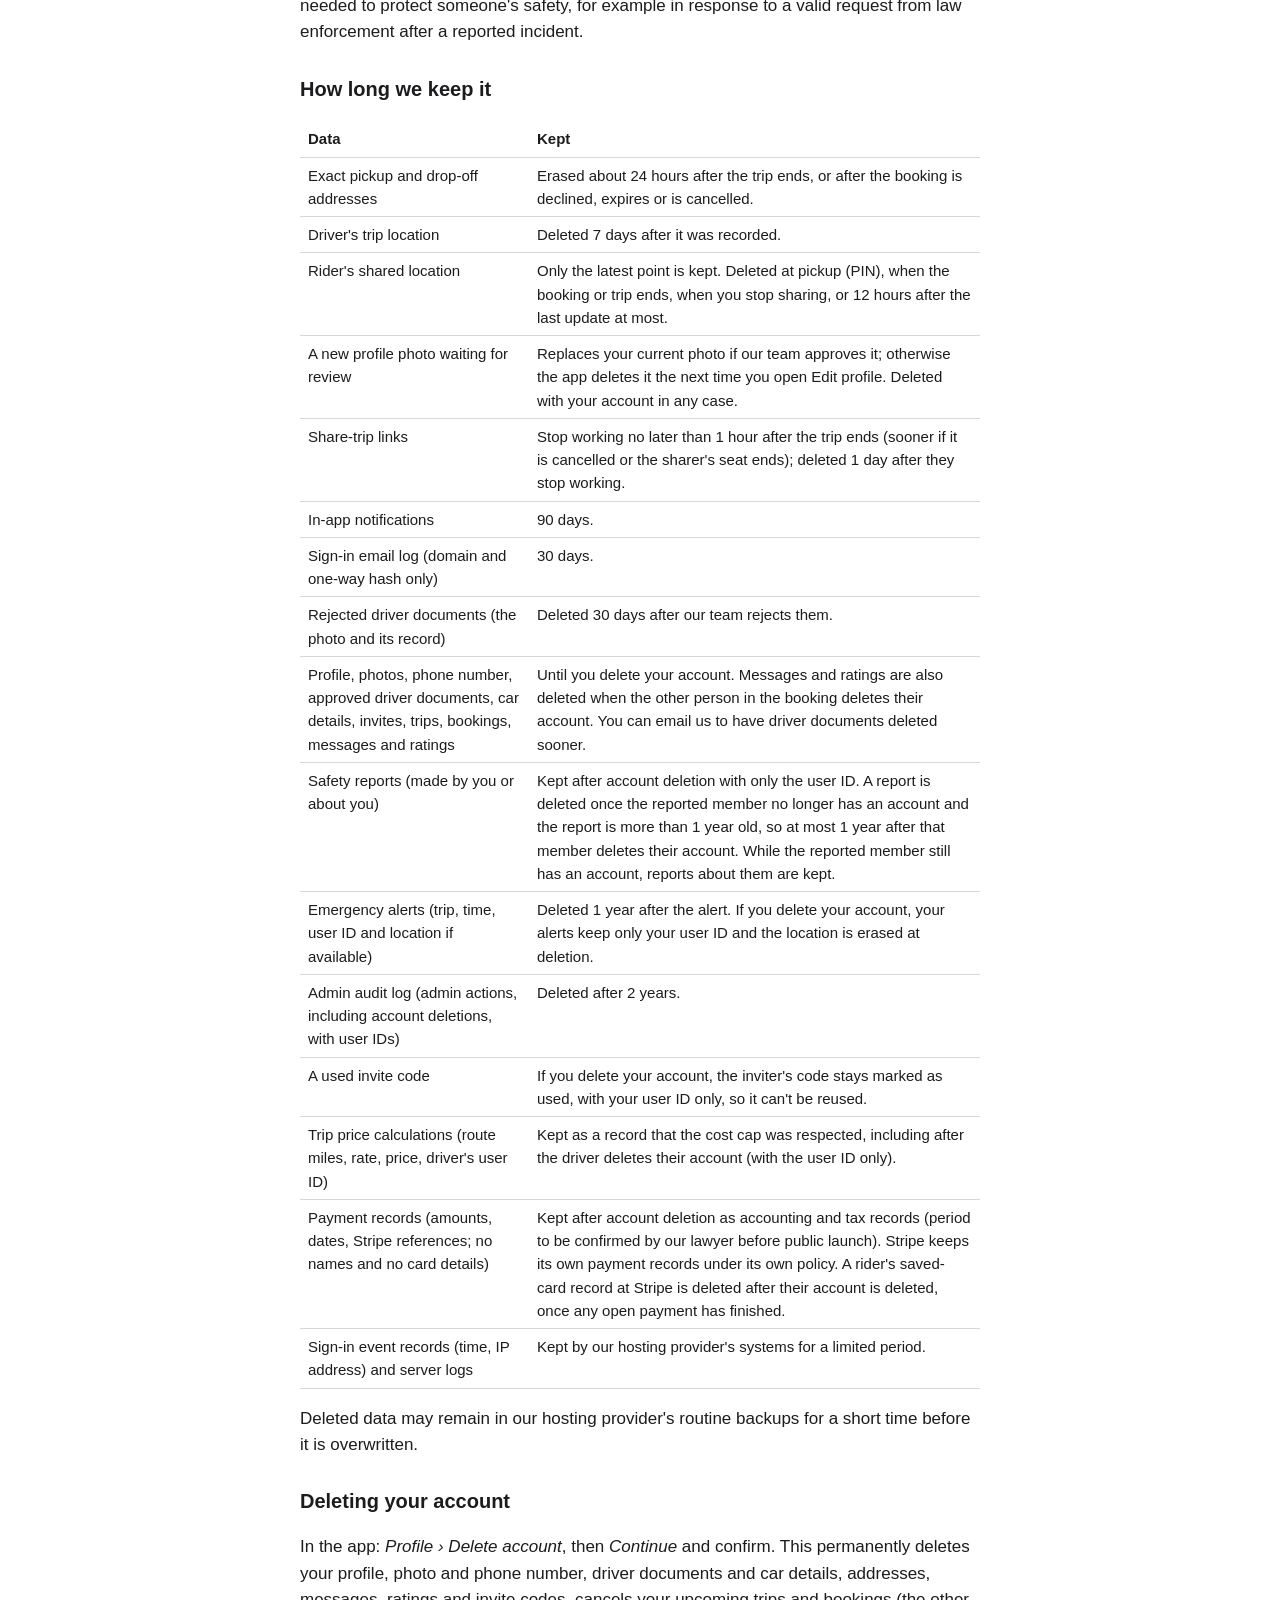
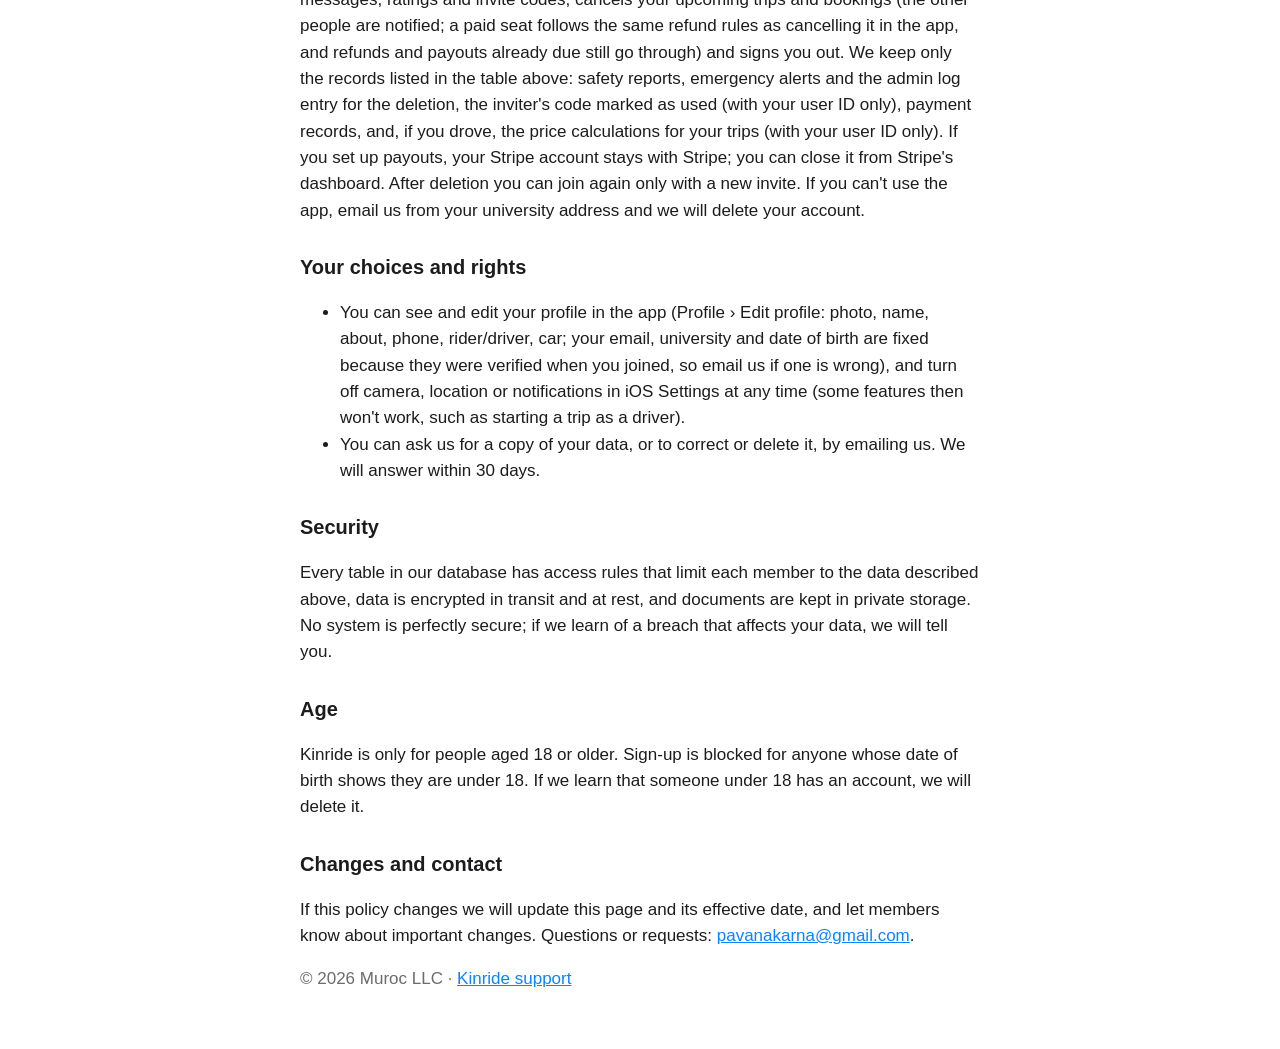
<file: kinride/privacy.html>
<!doctype html><html lang="en"><head><title>Kinride — Privacy Policy</title>
<meta charset="utf-8"><meta name="viewport" content="width=device-width,initial-scale=1">
<style>
:root{--bg:#fff;--fg:#1c1c1e;--muted:#6b6b70;--accent:#0a84ff}
@media (prefers-color-scheme:dark){:root{--bg:#000;--fg:#f2f2f7;--muted:#a1a1a6}}
body{background:var(--bg);color:var(--fg);font:17px/1.55 -apple-system,BlinkMacSystemFont,"Helvetica Neue",sans-serif;max-width:680px;margin:0 auto;padding:32px 16px}
h1{font-size:30px;margin:0 0 4px}h2{font-size:20px;margin-top:28px}.sub{color:var(--muted);margin:0 0 24px}a{color:var(--accent)}
.note{border-left:3px solid var(--accent);padding:8px 14px;background:rgba(10,132,255,.08);border-radius:4px}
table{border-collapse:collapse;width:100%;font-size:15px}th,td{text-align:left;vertical-align:top;padding:6px 8px;border-bottom:1px solid rgba(127,127,127,.3)}
</style>
</head><body>
<!-- DRAFT for the closed TestFlight beta. Must be reviewed by a lawyer before any public App Store launch. -->
<h1>Kinride Privacy Policy</h1><p class="sub">Beta version · Effective 10 November 2026</p>
<div class="note"><strong>Beta policy.</strong> This policy covers the closed, invite-only Kinride beta. It will be reviewed by a lawyer and updated before Kinride is released publicly.</div>
<p>Kinride is operated by <strong>Muroc LLC</strong> ("we", "us"). Kinride is a carpool app for verified university students, and to work it has to know who you are and, during trips, where the car is. This page explains what we collect, why, where it is kept, who can see it, how long we keep it, and how to delete it.</p>
<p><strong>The short version:</strong> we collect only what the carpool needs, we use it only to run Kinride and keep members safe, and we never sell it, never show ads and never track you across other apps or websites. You can delete your account in the app at any time.</p>

<h2>What we collect and why</h2>
<table>
<tr><th>Data</th><th>Why</th></tr>
<tr><td>Your university email address</td><td>To sign you in with one-time codes and to confirm you belong to a participating university.</td></tr>
<tr><td>First and last name</td><td>Other members see your first name and last initial. Your full last name is visible only to you and our admins. You can change your name in the app (our admins are told when an approved driver does, because riders check a driver's name and photo at pickup).</td></tr>
<tr><td>Phone number (optional)</td><td>Only if you add it in Edit profile. Visible to you and our admins, so we can reach you about a safety issue. If you turn on "Show my number to my driver or riders on ride day", the driver of a ride you booked, or the riders on a trip you drive, can see it and call you from the day before the ride until 2 hours after it ends. Nobody else sees it.</td></tr>
<tr><td>Date of birth</td><td>To confirm you are 18 or older. Never shown to other members.</td></tr>
<tr><td>Selfie (profile photo), taken with the camera</td><td>So riders and drivers can recognize each other at pickup. It is not used for face recognition. If you take a new one later, our team checks it by hand before anyone else sees it; until then your current photo stays on your profile.</td></tr>
<tr><td>Bio, trip notes, ratings and comments</td><td>To help members decide who to ride with.</td></tr>
<tr><td>Invite details (who invited you, your invite codes)</td><td>Kinride is invite-only and inviters are accountable for the people they bring in.</td></tr>
<tr><td>Drivers: photos (or a PDF, converted to an image of its first page) of license, registration and insurance card; insurance expiry date (read from the card photo on your iPhone, and you confirm it); car make, model, year, color, plate and photo; your confirmation that your insurance covers passengers</td><td>So our team can check drivers by hand before they post trips, and so riders can identify the car.</td></tr>
<tr><td>Trips and bookings (route, times, seats, price, status)</td><td>To run the carpool, show your history, and calculate and enforce the cost cap.</td></tr>
<tr><td>Payment records for each booking: seat share, card processing fee, amounts held, charged, refunded and paid out to the driver, dates, and Stripe's reference numbers</td><td>To take payment in the app, apply the cancellation and refund rules, pay drivers, handle card disputes, and keep accounting records.</td></tr>
<tr><td>Riders: card details</td><td><strong>We never receive them.</strong> You type your card into Stripe's payment form inside the app and it goes straight to Stripe. Stripe tells us only whether the payment was held, charged or refunded.</td></tr>
<tr><td>Drivers: payout setup</td><td>Your identity, bank and tax details are entered on Stripe's own pages and stay with Stripe. When you start, we give Stripe your university email address and an internal account number; afterwards Stripe tells us only your Stripe account ID and whether payouts are set up.</td></tr>
<tr><td>Exact pickup and drop-off addresses (text and map coordinates)</td><td>So your driver knows where to meet you and where to drop you off. If you choose "Use my location", your iPhone finds where you are and you move a pin to your spot; only the pin you confirm is saved, like a typed address.</td></tr>
<tr><td>Driver's precise location, around pickup and during the trip</td><td>So riders on that trip can see the car approaching and follow the journey. Collected from "Start trip" until "Complete trip", or from up to 15 minutes before departure if the driver taps "Share my location" first, and for 12 hours at most. Anyone a rider sends a Share trip link to sees it only once the trip is live.</td></tr>
<tr><td>Rider's precise location, only if you turn it on for a ride</td><td>So your driver can find you at pickup. You choose it per ride, from 15 minutes before departure. Only your driver sees it (not other riders, not share-link viewers, not our admins). We keep only your latest location, and delete it when the driver checks your PIN, if the ride is cancelled, when you stop sharing, or after 12 hours at most.</td></tr>
<tr><td>Your location when you press Emergency</td><td>To show your address on screen so you can read it to 911, and to include it in the alert to our team.</td></tr>
<tr><td>Messages</td><td>Text chat between a rider and driver about a booking.</td></tr>
<tr><td>Safety reports and blocks</td><td>To investigate problems, protect members and enforce our Community Guidelines. If you report that a driver seems impaired and your ride with that driver started in the last 48 hours, the driver's account is paused right away while our team reviews it; any other impairment report is reviewed by an admin first.</td></tr>
<tr><td>Your pickup PIN</td><td>To confirm the right rider gets in the right car.</td></tr>
<tr><td>Push-notification token for your device</td><td>To send you notifications about your rides (not yet switched on in the beta).</td></tr>
<tr><td>Emails you send us</td><td>To answer you.</td></tr>
<tr><td>Technical records: sign-in events with time and IP address, and a log of every sign-in email decision (stored as the email domain and a one-way hash, not the address)</td><td>Security, preventing abuse, and making sure sign-in codes only go to approved addresses.</td></tr>
</table>
<p><strong>We do not collect:</strong> your card number, CVC or bank details (Stripe handles them), your contacts, your photo library (for driver documents and the car photo you can pick one photo or file, and the app receives only the one you choose; the profile photo can only be taken with the camera), health data, browsing history, advertising identifiers, analytics, or your location outside the times described above (choosing a pickup spot, sharing around pickup or during a live trip, or an Emergency).</p>
<p>The camera and location are only used after you allow them in iOS. Location permission is "While Using", never "Always". While you share your location for a ride, iOS keeps it going if you switch apps or lock your phone, and shows the location indicator; it stops at the moments described above.</p>

<h2>Who can see what</h2>
<ul>
<li><strong>Other signed-in members of your university community</strong> (except people you have blocked or who blocked you) can see your first name and last initial, profile photo, bio, average rating (once you have 3 or more), number of rides, when you joined, whether you joined by referral, and your verification badges. For drivers they also see the car's make, model and color and the trips you post.</li>
<li><strong>Riders with a confirmed seat</strong> on a driver's trip also see the plate number and the car photo and the driver's location while the driver shares it (from up to 15 minutes before departure until the trip is completed), and the driver's phone number if the driver chose to share it.</li>
<li><strong>Your driver</strong> sees your exact pickup and drop-off addresses only after your booking is confirmed, and, if you turn it on, your location around pickup and your phone number. Other riders never see them.</li>
<li><strong>The people in a booking</strong> (the rider and the driver) see their messages. Ratings stay hidden until both sides have rated or 72 hours have passed.</li>
<li><strong>Anyone you send a "Share trip" link to</strong> can see the driver's first name, the car (including the plate), the route, the times and, once the trip is live, the car's position. They never see a rider's location. The link stops working no later than 1 hour after the trip ends, and right away if the trip is cancelled or the person who shared it no longer has a seat.</li>
<li><strong>Kinride admins</strong> (the people at Muroc LLC who run the service) can see account details including your email and date of birth, driver documents, who invited whom, reports, emergency alerts and an audit log of admin actions. They also see a new profile photo you send, to check it, your phone number if you added one, and a log of profile changes (which fields changed, and old and new names and plates; never your phone number). The admin tools do not show your chats, your addresses or riders' locations. People who maintain the service can technically access the database, and do so only to run, fix or secure Kinride or to investigate a safety report.</li>
<li>We never show other members your email, full last name, date of birth, documents or who invited you.</li>
</ul>

<h2>Service providers</h2>
<p>We use a few companies to run Kinride. They process data on our behalf, only to provide their service:</p>
<ul>
<li><strong>Supabase</strong> hosts our database, sign-in, file storage and live updates, in the United States (AWS us-east-1). Data is encrypted at rest. Photos and documents are in private storage, and the app opens them only through links that expire after 5 minutes.</li>
<li><strong>Google (Gmail)</strong> delivers the one-time sign-in codes, so your email address and the code pass through Google's mail servers.</li>
<li><strong>Apple</strong> distributes the beta through TestFlight, provides maps, address search and driving distances through Apple Maps (addresses you type are sent to Apple to find them on the map), and will deliver push notifications. See <a href="https://www.apple.com/legal/privacy/">Apple's privacy policy</a>.</li>
<li><strong>Stripe</strong> (Stripe, Inc., United States) is our payment processor. Riders pay Muroc LLC through Stripe; we hold the payment and, 48 hours after the ride, send the driver's share to the driver's Stripe account, and Stripe pays it to the driver's bank. Stripe receives the card details you type into its form, the amounts, an internal user ID, and, for drivers, the details entered on Stripe's pages and the email address we pass when the driver starts setting up payouts. Stripe's form in the app also collects device and usage information about the form for fraud prevention and to run and improve it. Stripe uses this data as described in <a href="https://stripe.com/privacy">Stripe's privacy policy</a>.</li>
<li><strong>GitHub Pages</strong> hosts this website, the shared-trip page and the page that returns drivers to the app after Stripe's payout setup. GitHub may log the IP address of visitors.</li>
</ul>
<p>We do not sell or rent your personal data, share it with advertisers or data brokers, or use it for advertising. Kinride has no ads and no analytics or tracking tools of its own; the only outside code in the app that collects anything is Stripe's payment form described above.</p>
<p>We may disclose information if the law requires it, or if we believe in good faith that it is needed to protect someone's safety, for example in response to a valid request from law enforcement after a reported incident.</p>

<h2>How long we keep it</h2>
<table>
<tr><th>Data</th><th>Kept</th></tr>
<tr><td>Exact pickup and drop-off addresses</td><td>Erased about 24 hours after the trip ends, or after the booking is declined, expires or is cancelled.</td></tr>
<tr><td>Driver's trip location</td><td>Deleted 7 days after it was recorded.</td></tr>
<tr><td>Rider's shared location</td><td>Only the latest point is kept. Deleted at pickup (PIN), when the booking or trip ends, when you stop sharing, or 12 hours after the last update at most.</td></tr>
<tr><td>A new profile photo waiting for review</td><td>Replaces your current photo if our team approves it; otherwise the app deletes it the next time you open Edit profile. Deleted with your account in any case.</td></tr>
<tr><td>Share-trip links</td><td>Stop working no later than 1 hour after the trip ends (sooner if it is cancelled or the sharer's seat ends); deleted 1 day after they stop working.</td></tr>
<tr><td>In-app notifications</td><td>90 days.</td></tr>
<tr><td>Sign-in email log (domain and one-way hash only)</td><td>30 days.</td></tr>
<tr><td>Rejected driver documents (the photo and its record)</td><td>Deleted 30 days after our team rejects them.</td></tr>
<tr><td>Profile, photos, phone number, approved driver documents, car details, invites, trips, bookings, messages and ratings</td><td>Until you delete your account. Messages and ratings are also deleted when the other person in the booking deletes their account. You can email us to have driver documents deleted sooner.</td></tr>
<tr><td>Safety reports (made by you or about you)</td><td>Kept after account deletion with only the user ID. A report is deleted once the reported member no longer has an account and the report is more than 1 year old, so at most 1 year after that member deletes their account. While the reported member still has an account, reports about them are kept.</td></tr>
<tr><td>Emergency alerts (trip, time, user ID and location if available)</td><td>Deleted 1 year after the alert. If you delete your account, your alerts keep only your user ID and the location is erased at deletion.</td></tr>
<tr><td>Admin audit log (admin actions, including account deletions, with user IDs)</td><td>Deleted after 2 years.</td></tr>
<tr><td>A used invite code</td><td>If you delete your account, the inviter's code stays marked as used, with your user ID only, so it can't be reused.</td></tr>
<tr><td>Trip price calculations (route miles, rate, price, driver's user ID)</td><td>Kept as a record that the cost cap was respected, including after the driver deletes their account (with the user ID only).</td></tr>
<tr><td>Payment records (amounts, dates, Stripe references; no names and no card details)</td><td>Kept after account deletion as accounting and tax records (period to be confirmed by our lawyer before public launch). Stripe keeps its own payment records under its own policy. A rider's saved-card record at Stripe is deleted after their account is deleted, once any open payment has finished.</td></tr>
<tr><td>Sign-in event records (time, IP address) and server logs</td><td>Kept by our hosting provider's systems for a limited period.</td></tr>
</table>
<p>Deleted data may remain in our hosting provider's routine backups for a short time before it is overwritten.</p>

<h2>Deleting your account</h2>
<p>In the app: <em>Profile › Delete account</em>, then <em>Continue</em> and confirm. This permanently deletes your profile, photo and phone number, driver documents and car details, addresses, messages, ratings and invite codes, cancels your upcoming trips and bookings (the other people are notified; a paid seat follows the same refund rules as cancelling it in the app, and refunds and payouts already due still go through) and signs you out. We keep only the records listed in the table above: safety reports, emergency alerts and the admin log entry for the deletion, the inviter's code marked as used (with your user ID only), payment records, and, if you drove, the price calculations for your trips (with your user ID only). If you set up payouts, your Stripe account stays with Stripe; you can close it from Stripe's dashboard. After deletion you can join again only with a new invite. If you can't use the app, email us from your university address and we will delete your account.</p>

<h2>Your choices and rights</h2>
<ul>
<li>You can see and edit your profile in the app (Profile › Edit profile: photo, name, about, phone, rider/driver, car; your email, university and date of birth are fixed because they were verified when you joined, so email us if one is wrong), and turn off camera, location or notifications in iOS Settings at any time (some features then won't work, such as starting a trip as a driver).</li>
<li>You can ask us for a copy of your data, or to correct or delete it, by emailing us. We will answer within 30 days.</li>
</ul>

<h2>Security</h2>
<p>Every table in our database has access rules that limit each member to the data described above, data is encrypted in transit and at rest, and documents are kept in private storage. No system is perfectly secure; if we learn of a breach that affects your data, we will tell you.</p>

<h2>Age</h2>
<p>Kinride is only for people aged 18 or older. Sign-up is blocked for anyone whose date of birth shows they are under 18. If we learn that someone under 18 has an account, we will delete it.</p>

<h2>Changes and contact</h2>
<p>If this policy changes we will update this page and its effective date, and let members know about important changes. Questions or requests: <a href="mailto:pavanakarna@gmail.com?subject=Kinride%20privacy">pavanakarna@gmail.com</a>.</p>
<p class="sub">© 2026 Muroc LLC · <a href="./">Kinride support</a></p>
</body></html>
</file>
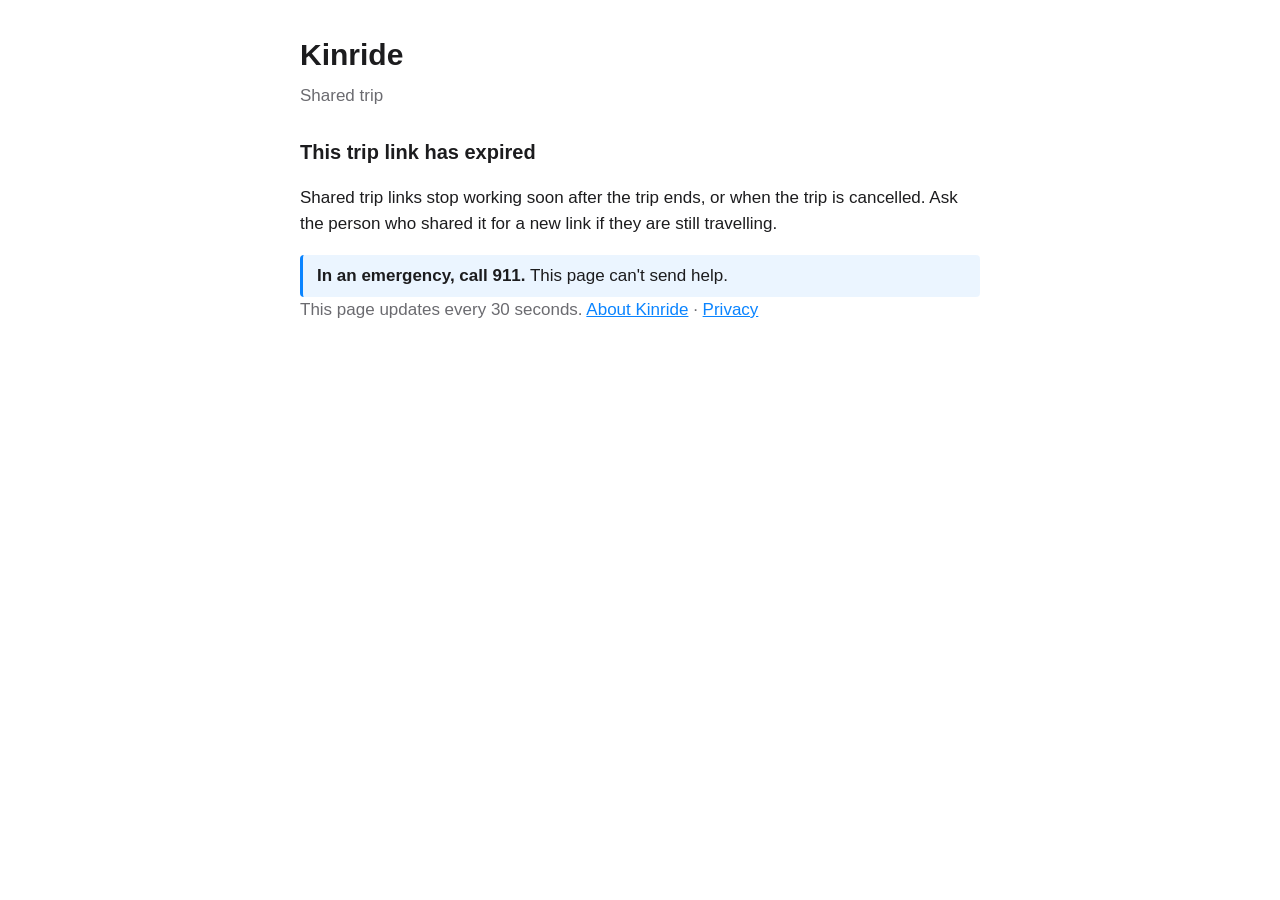
<file: kinride/trip.html>
<!doctype html><html lang="en"><head><title>Kinride — Shared trip</title>
<meta charset="utf-8"><meta name="viewport" content="width=device-width,initial-scale=1">
<meta name="robots" content="noindex,nofollow"><meta name="referrer" content="no-referrer">
<meta http-equiv="Content-Security-Policy" content="default-src 'none'; connect-src https://gxhwjitwvnhuiwzuvmjk.supabase.co https://byqckhhzvgorpbmztkac.supabase.co; script-src 'unsafe-inline'; style-src 'unsafe-inline'; img-src 'self'">
<style>
:root{--bg:#fff;--fg:#1c1c1e;--muted:#6b6b70;--accent:#0a84ff;--card:rgba(127,127,127,.08)}
@media (prefers-color-scheme:dark){:root{--bg:#000;--fg:#f2f2f7;--muted:#a1a1a6}}
body{background:var(--bg);color:var(--fg);font:17px/1.55 -apple-system,BlinkMacSystemFont,"Helvetica Neue",sans-serif;max-width:680px;margin:0 auto;padding:32px 16px}
h1{font-size:30px;margin:0 0 4px}h2{font-size:20px;margin-top:28px}.sub{color:var(--muted);margin:0 0 24px}a{color:var(--accent)}
.note{border-left:3px solid var(--accent);padding:8px 14px;background:rgba(10,132,255,.08);border-radius:4px}
.card{background:var(--card);border-radius:12px;padding:14px 16px;margin:12px 0}
.label{color:var(--muted);font-size:14px;margin:0}.big{font-size:22px;font-weight:600;margin:2px 0 0}
.plate{font-family:ui-monospace,Menlo,monospace;letter-spacing:.08em;border:1px solid var(--muted);border-radius:6px;padding:1px 8px}
.pill{display:inline-block;border-radius:999px;padding:2px 12px;font-size:15px;font-weight:600;background:var(--accent);color:#fff}
[hidden]{display:none!important}
</style>
</head><body>
<h1>Kinride</h1><p class="sub">Shared trip</p>
<p id="loading">Loading trip…</p>
<div id="expired" hidden><h2>This trip link has expired</h2><p>Shared trip links stop working soon after the trip ends, or when the trip is cancelled. Ask the person who shared it for a new link if they are still travelling.</p></div>
<div id="trip" hidden>
  <p><span class="pill" id="status"></span></p>
  <div class="card"><p class="label">Route</p><p class="big" id="route"></p><p id="times"></p></div>
  <div class="card"><p class="label">Driver</p><p class="big" id="driver"></p>
    <p id="car"></p><p>Plate <span class="plate" id="plate"></span></p></div>
  <div class="card"><p class="label">Car's location</p><p class="big" id="loc"></p><p id="locmeta"></p></div>
  <p class="sub" id="updated"></p>
</div>
<p id="error" class="note" hidden>Couldn't reach Kinride. Retrying…</p>
<div class="note"><strong>In an emergency, call 911.</strong> This page can't send help.</div>
<p class="sub">This page updates every 30 seconds. <a href="./">About Kinride</a> · <a href="privacy.html">Privacy</a></p>
<script>
(function () {
  "use strict";
  // Kinride projects that may hold this link, newest first. Generated by scripts/bootstrap_project.py (trip-page)
  // from supabase/project.env; publishable keys only (safe in public pages; access is limited by the RPC).
  // BACKENDS:begin
  var BACKENDS = [
    { url: "https://gxhwjitwvnhuiwzuvmjk.supabase.co", key: "sb_publishable_GWsTzwFdJ7yOxQ35fPY_Lw_tzCUfOnf" },
    { url: "https://byqckhhzvgorpbmztkac.supabase.co", key: "sb_publishable_yJaQmeEhckBrucvsCSYHmg_zJ92yI_1" }
  ];
  // BACKENDS:end
  var found = null; // index of the project that answered for this token
  var token = decodeURIComponent((location.hash || "").replace(/^#/, "")).trim();
  var $ = function (id) { return document.getElementById(id); };
  var timer = null;
  var STATUS = { scheduled: "Not started yet", in_progress: "On the way", completed: "Arrived" };
  function time(iso) {
    var d = new Date(iso); if (isNaN(d)) return "";
    return d.toLocaleString([], { weekday: "short", hour: "numeric", minute: "2-digit" });
  }
  function ago(iso) {
    var s = Math.max(0, Math.round((Date.now() - new Date(iso)) / 1000));
    if (s < 60) return "just now"; if (s < 3600) return Math.round(s / 60) + " min ago";
    return Math.round(s / 3600) + " h ago";
  }
  function show(id) { ["loading", "expired", "trip"].forEach(function (x) { $(x).hidden = x !== id; }); }
  function expired() { show("expired"); $("error").hidden = true; if (timer) { clearInterval(timer); timer = null; } }
  function render(t) {
    show("trip"); $("error").hidden = true;
    $("status").textContent = STATUS[t.status] || "Trip";
    $("route").textContent = (t.origin || "") + " → " + (t.destination || "");
    $("times").textContent = "Leaves " + time(t.departure_start) + " · expected arrival around " + time(t.est_arrival);
    $("driver").textContent = t.driver_first_name || "";
    var v = t.vehicle || {};
    $("car").textContent = [v.color, v.make, v.model].filter(Boolean).join(" ");
    $("plate").textContent = v.plate || "—";
    var l = t.location;
    if (t.status === "in_progress" && l && isFinite(l.lat) && isFinite(l.lng)) {
      var a = document.createElement("a");
      a.href = "https://maps.apple.com/?ll=" + Number(l.lat).toFixed(5) + "," + Number(l.lng).toFixed(5) + "&q=Kinride%20car";
      a.rel = "noopener"; a.textContent = "Open in Maps";
      $("loc").textContent = ""; $("loc").appendChild(a);
      $("locmeta").textContent = "Last updated " + ago(l.recorded_at) + ". Expected arrival around " + time(t.est_arrival) + ".";
    } else if (t.status === "in_progress") {
      $("loc").textContent = "Waiting for the car's location";
      $("locmeta").textContent = "Expected arrival around " + time(t.est_arrival) + ".";
    } else if (t.status === "completed") {
      $("loc").textContent = "Trip finished"; $("locmeta").textContent = "";
    } else {
      $("loc").textContent = "Shown once the trip starts";
      $("locmeta").textContent = "Leaves " + time(t.departure_start) + ".";
    }
    $("updated").textContent = "Checked " + new Date().toLocaleTimeString([], { hour: "numeric", minute: "2-digit" }) +
      (t.expires_at ? " · link works until " + time(t.expires_at) : "");
  }
  function offline() { if (!$("trip").hidden) { $("error").hidden = false; } else { $("loading").hidden = true; $("error").hidden = false; } }
  function ask(i) {
    return fetch(BACKENDS[i].url + "/rest/v1/rpc/share_trip_view", { method: "POST", cache: "no-store",
      headers: { "apikey": BACKENDS[i].key, "Content-Type": "application/json" },
      body: JSON.stringify({ p_token: token }) })
      .then(function (r) { if (!r.ok) throw new Error("http " + r.status); return r.json(); });
  }
  function load() {
    // Until a project recognises the token, ask each in turn; afterwards only that one (null = the link ended).
    var order = found === null ? BACKENDS.map(function (_, i) { return i; }) : [found];
    var failed = false;
    (function next(k) {
      if (k >= order.length) { if (failed) offline(); else expired(); return; }
      ask(order[k])
        .then(function (t) { if (t && typeof t === "object") { found = order[k]; render(t); } else next(k + 1); })
        .catch(function () { failed = true; next(k + 1); });
    })(0);
  }
  if (!/^[0-9a-f]{16,128}$/i.test(token)) { expired(); return; }
  load(); timer = setInterval(load, 30000);
})();
</script>
</body></html>
</file>
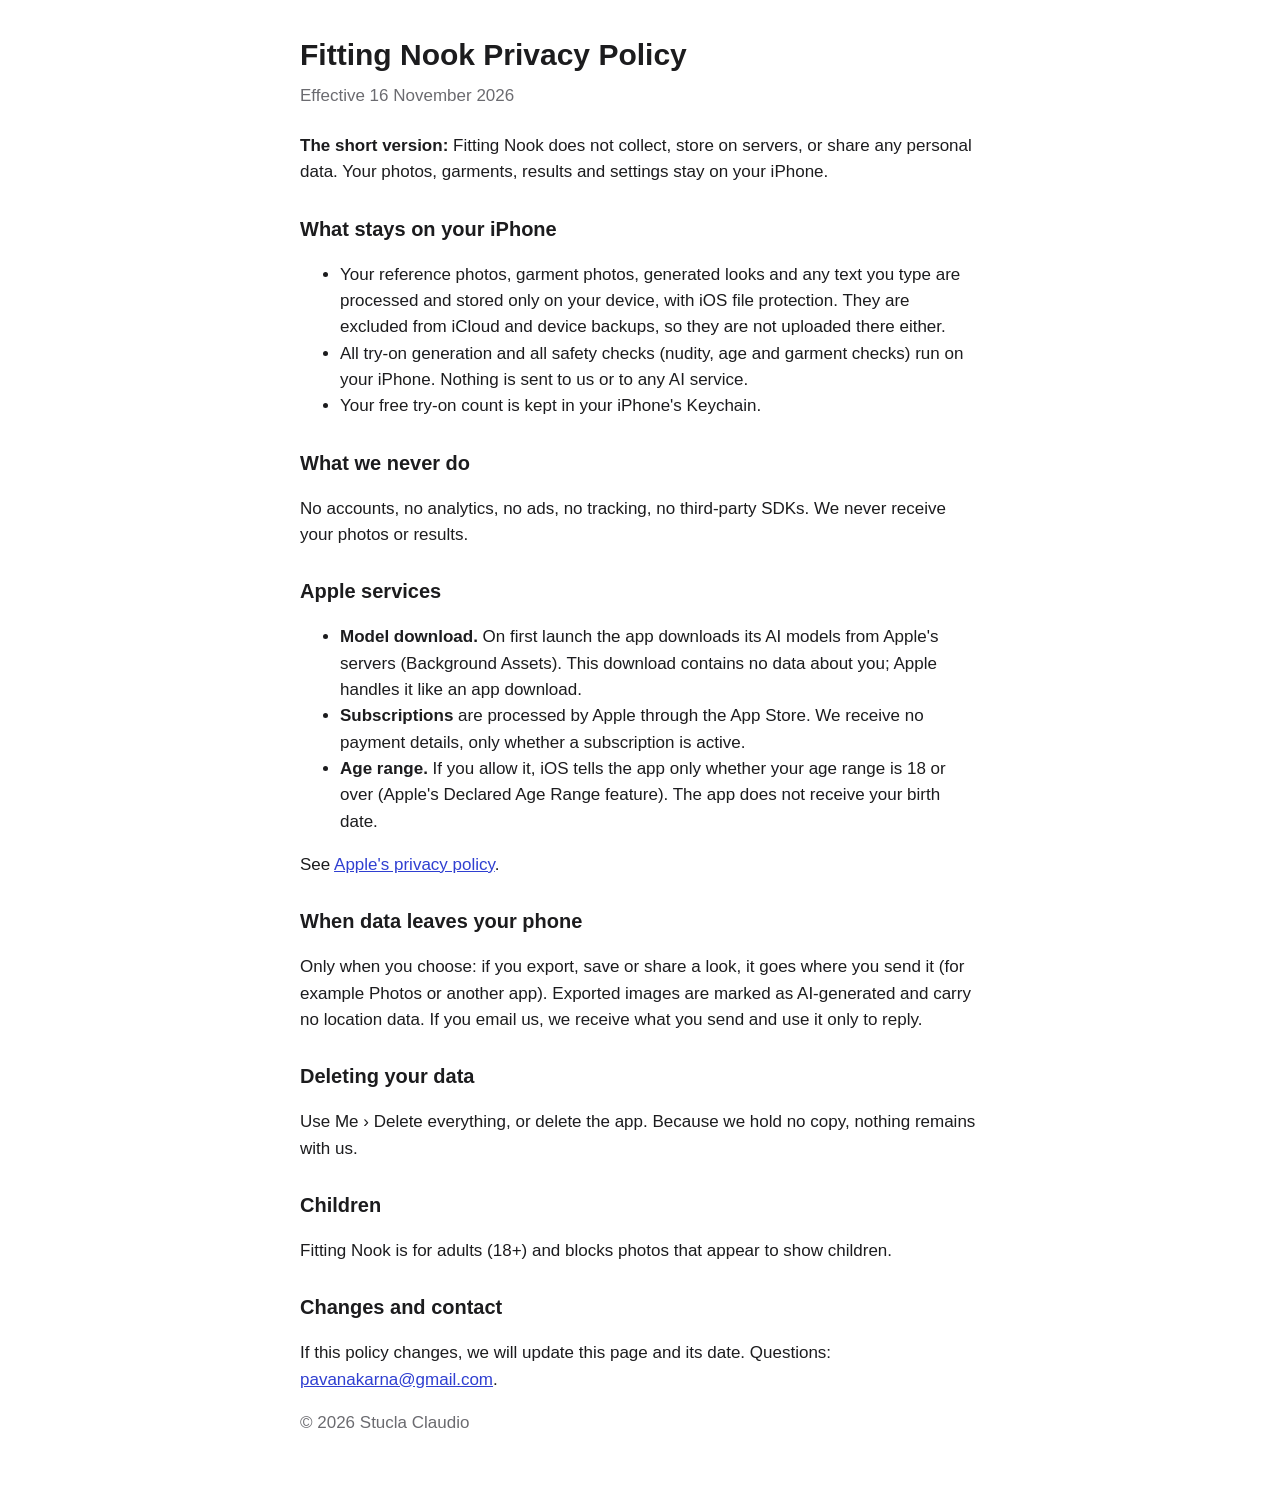
<file: tryon/privacy.html>
<!doctype html><html lang="en"><head><title>Fitting Nook — Privacy Policy</title>
<meta charset="utf-8"><meta name="viewport" content="width=device-width,initial-scale=1">
<style>
:root{--bg:#fff;--fg:#1c1c1e;--muted:#6b6b70;--accent:#2f3fd1}
@media (prefers-color-scheme:dark){:root{--bg:#000;--fg:#f2f2f7;--muted:#a1a1a6;--accent:#8f9bff}}
body{background:var(--bg);color:var(--fg);font:17px/1.55 -apple-system,BlinkMacSystemFont,"Helvetica Neue",sans-serif;max-width:680px;margin:0 auto;padding:32px 16px}
h1{font-size:30px;margin:0 0 4px}h2{font-size:20px;margin-top:28px}.sub{color:var(--muted);margin:0 0 24px}a{color:var(--accent)}
.note{border-left:3px solid var(--accent);padding:8px 14px;background:rgba(47,63,209,.08);border-radius:4px}
</style>
</head><body>
<h1>Fitting Nook Privacy Policy</h1><p class="sub">Effective 16 November 2026</p>
<p><strong>The short version:</strong> Fitting Nook does not collect, store on servers, or share any personal data. Your photos, garments, results and settings stay on your iPhone.</p>
<h2>What stays on your iPhone</h2>
<ul>
<li>Your reference photos, garment photos, generated looks and any text you type are processed and stored only on your device, with iOS file protection. They are excluded from iCloud and device backups, so they are not uploaded there either.</li>
<li>All try-on generation and all safety checks (nudity, age and garment checks) run on your iPhone. Nothing is sent to us or to any AI service.</li>
<li>Your free try-on count is kept in your iPhone's Keychain.</li>
</ul>
<h2>What we never do</h2>
<p>No accounts, no analytics, no ads, no tracking, no third-party SDKs. We never receive your photos or results.</p>
<h2>Apple services</h2>
<ul>
<li><strong>Model download.</strong> On first launch the app downloads its AI models from Apple's servers (Background Assets). This download contains no data about you; Apple handles it like an app download.</li>
<li><strong>Subscriptions</strong> are processed by Apple through the App Store. We receive no payment details, only whether a subscription is active.</li>
<li><strong>Age range.</strong> If you allow it, iOS tells the app only whether your age range is 18 or over (Apple's Declared Age Range feature). The app does not receive your birth date.</li>
</ul>
See <a href="https://www.apple.com/legal/privacy/">Apple's privacy policy</a>.
<h2>When data leaves your phone</h2>
<p>Only when you choose: if you export, save or share a look, it goes where you send it (for example Photos or another app). Exported images are marked as AI-generated and carry no location data. If you email us, we receive what you send and use it only to reply.</p>
<h2>Deleting your data</h2>
<p>Use Me › Delete everything, or delete the app. Because we hold no copy, nothing remains with us.</p>
<h2>Children</h2>
<p>Fitting Nook is for adults (18+) and blocks photos that appear to show children.</p>
<h2>Changes and contact</h2>
<p>If this policy changes, we will update this page and its date. Questions: <a href="mailto:pavanakarna@gmail.com?subject=Fitting%20Nook%20privacy">pavanakarna@gmail.com</a>.</p>
<p class="sub">© 2026 Stucla Claudio</p>
</body></html>
</file>
<file: greaser-schools/assets/index-wNTSfuoo.css>
:host,:root{--pico-font-family-emoji:"Apple Color Emoji","Segoe UI Emoji","Segoe UI Symbol","Noto Color Emoji";--pico-font-family-sans-serif:system-ui,"Segoe UI",Roboto,Oxygen,Ubuntu,Cantarell,Helvetica,Arial,"Helvetica Neue",sans-serif,var(--pico-font-family-emoji);--pico-font-family-monospace:ui-monospace,SFMono-Regular,"SF Mono",Menlo,Consolas,"Liberation Mono",monospace,var(--pico-font-family-emoji);--pico-font-family:var(--pico-font-family-sans-serif);--pico-line-height:1.5;--pico-font-weight:400;--pico-font-size:100%;--pico-text-underline-offset:.1rem;--pico-border-radius:.25rem;--pico-border-width:.0625rem;--pico-outline-width:.125rem;--pico-transition:.2s ease-in-out;--pico-spacing:1rem;--pico-typography-spacing-vertical:1rem;--pico-block-spacing-vertical:var(--pico-spacing);--pico-block-spacing-horizontal:var(--pico-spacing);--pico-grid-column-gap:var(--pico-spacing);--pico-grid-row-gap:var(--pico-spacing);--pico-form-element-spacing-vertical:.75rem;--pico-form-element-spacing-horizontal:1rem;--pico-group-box-shadow:0 0 0 #0000;--pico-group-box-shadow-focus-with-button:0 0 0 var(--pico-outline-width) var(--pico-primary-focus);--pico-group-box-shadow-focus-with-input:0 0 0 .0625rem var(--pico-form-element-border-color);--pico-modal-overlay-backdrop-filter:blur(.375rem);--pico-nav-element-spacing-vertical:1rem;--pico-nav-element-spacing-horizontal:.5rem;--pico-nav-link-spacing-vertical:.5rem;--pico-nav-link-spacing-horizontal:.5rem;--pico-nav-breadcrumb-divider:">";--pico-icon-checkbox:url("data:image/svg+xml,%3Csvg xmlns='http://www.w3.org/2000/svg' width='24' height='24' viewBox='0 0 24 24' fill='none' stroke='rgb(255, 255, 255)' stroke-width='4' stroke-linecap='round' stroke-linejoin='round'%3E%3Cpolyline points='20 6 9 17 4 12'%3E%3C/polyline%3E%3C/svg%3E");--pico-icon-minus:url("data:image/svg+xml,%3Csvg xmlns='http://www.w3.org/2000/svg' width='24' height='24' viewBox='0 0 24 24' fill='none' stroke='rgb(255, 255, 255)' stroke-width='4' stroke-linecap='round' stroke-linejoin='round'%3E%3Cline x1='5' y1='12' x2='19' y2='12'%3E%3C/line%3E%3C/svg%3E");--pico-icon-chevron:url("data:image/svg+xml,%3Csvg xmlns='http://www.w3.org/2000/svg' width='24' height='24' viewBox='0 0 24 24' fill='none' stroke='rgb(136, 145, 164)' stroke-width='2' stroke-linecap='round' stroke-linejoin='round'%3E%3Cpolyline points='6 9 12 15 18 9'%3E%3C/polyline%3E%3C/svg%3E");--pico-icon-date:url("data:image/svg+xml,%3Csvg xmlns='http://www.w3.org/2000/svg' width='24' height='24' viewBox='0 0 24 24' fill='none' stroke='rgb(136, 145, 164)' stroke-width='2' stroke-linecap='round' stroke-linejoin='round'%3E%3Crect x='3' y='4' width='18' height='18' rx='2' ry='2'%3E%3C/rect%3E%3Cline x1='16' y1='2' x2='16' y2='6'%3E%3C/line%3E%3Cline x1='8' y1='2' x2='8' y2='6'%3E%3C/line%3E%3Cline x1='3' y1='10' x2='21' y2='10'%3E%3C/line%3E%3C/svg%3E");--pico-icon-time:url("data:image/svg+xml,%3Csvg xmlns='http://www.w3.org/2000/svg' width='24' height='24' viewBox='0 0 24 24' fill='none' stroke='rgb(136, 145, 164)' stroke-width='2' stroke-linecap='round' stroke-linejoin='round'%3E%3Ccircle cx='12' cy='12' r='10'%3E%3C/circle%3E%3Cpolyline points='12 6 12 12 16 14'%3E%3C/polyline%3E%3C/svg%3E");--pico-icon-search:url("data:image/svg+xml,%3Csvg xmlns='http://www.w3.org/2000/svg' width='24' height='24' viewBox='0 0 24 24' fill='none' stroke='rgb(136, 145, 164)' stroke-width='1.5' stroke-linecap='round' stroke-linejoin='round'%3E%3Ccircle cx='11' cy='11' r='8'%3E%3C/circle%3E%3Cline x1='21' y1='21' x2='16.65' y2='16.65'%3E%3C/line%3E%3C/svg%3E");--pico-icon-close:url("data:image/svg+xml,%3Csvg xmlns='http://www.w3.org/2000/svg' width='24' height='24' viewBox='0 0 24 24' fill='none' stroke='rgb(136, 145, 164)' stroke-width='3' stroke-linecap='round' stroke-linejoin='round'%3E%3Cline x1='18' y1='6' x2='6' y2='18'%3E%3C/line%3E%3Cline x1='6' y1='6' x2='18' y2='18'%3E%3C/line%3E%3C/svg%3E");--pico-icon-loading:url("data:image/svg+xml,%3Csvg fill='none' height='24' width='24' viewBox='0 0 24 24' xmlns='http://www.w3.org/2000/svg' %3E%3Cstyle%3E g %7B animation: rotate 2s linear infinite; transform-origin: center center; %7D circle %7B stroke-dasharray: 75,100; stroke-dashoffset: -5; animation: dash 1.5s ease-in-out infinite; stroke-linecap: round; %7D @keyframes rotate %7B 0%25 %7B transform: rotate(0deg); %7D 100%25 %7B transform: rotate(360deg); %7D %7D @keyframes dash %7B 0%25 %7B stroke-dasharray: 1,100; stroke-dashoffset: 0; %7D 50%25 %7B stroke-dasharray: 44.5,100; stroke-dashoffset: -17.5; %7D 100%25 %7B stroke-dasharray: 44.5,100; stroke-dashoffset: -62; %7D %7D %3C/style%3E%3Cg%3E%3Ccircle cx='12' cy='12' r='10' fill='none' stroke='rgb(136, 145, 164)' stroke-width='4' /%3E%3C/g%3E%3C/svg%3E")}@media (min-width:576px){:host,:root{--pico-font-size:106.25%}}@media (min-width:768px){:host,:root{--pico-font-size:112.5%}}@media (min-width:1024px){:host,:root{--pico-font-size:118.75%}}@media (min-width:1280px){:host,:root{--pico-font-size:125%}}@media (min-width:1536px){:host,:root{--pico-font-size:131.25%}}a,a.contrast,a.secondary{--pico-text-decoration:underline}small{--pico-font-size:.875em}h1,h2,h3,h4,h5,h6{--pico-font-weight:700}h1{--pico-font-size:2rem;--pico-line-height:1.125;--pico-typography-spacing-top:3rem}h2{--pico-font-size:1.75rem;--pico-line-height:1.15;--pico-typography-spacing-top:2.625rem}h3{--pico-font-size:1.5rem;--pico-line-height:1.175;--pico-typography-spacing-top:2.25rem}h4{--pico-font-size:1.25rem;--pico-line-height:1.2;--pico-typography-spacing-top:1.874rem}h5{--pico-font-size:1.125rem;--pico-line-height:1.225;--pico-typography-spacing-top:1.6875rem}h6{--pico-font-size:1rem;--pico-line-height:1.25;--pico-typography-spacing-top:1.5rem}tfoot td,tfoot th,thead td,thead th{--pico-font-weight:600;--pico-border-width:.1875rem}code,kbd,pre,samp{--pico-font-family:var(--pico-font-family-monospace)}kbd{--pico-font-weight:bolder}:where(select,textarea),input:not([type=submit],[type=button],[type=reset],[type=checkbox],[type=radio],[type=file]){--pico-outline-width:.0625rem}[type=search]{--pico-border-radius:5rem}[type=checkbox],[type=radio]{--pico-border-width:.125rem}[type=checkbox][role=switch]{--pico-border-width:.1875rem}details.dropdown summary:not([role=button]){--pico-outline-width:.0625rem}nav details.dropdown summary:focus-visible{--pico-outline-width:.125rem}[role=search]{--pico-border-radius:5rem}:is([role=group]:has(button.secondary:focus,[type=submit].secondary:focus,[type=button].secondary:focus,[role=button].secondary:focus),[role=search]:has(button.secondary:focus,[type=submit].secondary:focus,[type=button].secondary:focus,[role=button].secondary:focus)){--pico-group-box-shadow-focus-with-button:0 0 0 var(--pico-outline-width) var(--pico-secondary-focus)}:is([role=group]:has(button.contrast:focus,[type=submit].contrast:focus,[type=button].contrast:focus,[role=button].contrast:focus),[role=search]:has(button.contrast:focus,[type=submit].contrast:focus,[type=button].contrast:focus,[role=button].contrast:focus)){--pico-group-box-shadow-focus-with-button:0 0 0 var(--pico-outline-width) var(--pico-contrast-focus)}[role=group] [role=button],[role=group] [type=button],[role=group] [type=submit],[role=group] button,[role=search] [role=button],[role=search] [type=button],[role=search] [type=submit],[role=search] button{--pico-form-element-spacing-horizontal:2rem}details summary[role=button]:not(.outline):after,[aria-busy=true]:not(input,select,textarea):is(button,[type=submit],[type=button],[type=reset],[role=button]):not(.outline):before{filter:brightness(0)invert()}:host(:not([data-theme=dark])),:root:not([data-theme=dark]),[data-theme=light]{--lightningcss-light:initial;--lightningcss-dark: ;color-scheme:light;--pico-background-color:#fff;--pico-color:#373c44;--pico-text-selection-color:#029ae840;--pico-muted-color:#646b79;--pico-muted-border-color:#e7eaf0;--pico-primary:#0172ad;--pico-primary-background:#0172ad;--pico-primary-border:var(--pico-primary-background);--pico-primary-underline:#0172ad80;--pico-primary-hover:#015887;--pico-primary-hover-background:#02659a;--pico-primary-hover-border:var(--pico-primary-hover-background);--pico-primary-hover-underline:var(--pico-primary-hover);--pico-primary-focus:#029ae880;--pico-primary-inverse:#fff;--pico-secondary:#5d6b89;--pico-secondary-background:#525f7a;--pico-secondary-border:var(--pico-secondary-background);--pico-secondary-underline:#5d6b8980;--pico-secondary-hover:#48536b;--pico-secondary-hover-background:#48536b;--pico-secondary-hover-border:var(--pico-secondary-hover-background);--pico-secondary-hover-underline:var(--pico-secondary-hover);--pico-secondary-focus:#5d6b8940;--pico-secondary-inverse:#fff;--pico-contrast:#181c25;--pico-contrast-background:#181c25;--pico-contrast-border:var(--pico-contrast-background);--pico-contrast-underline:#181c2580;--pico-contrast-hover:#000;--pico-contrast-hover-background:#000;--pico-contrast-hover-border:var(--pico-contrast-hover-background);--pico-contrast-hover-underline:var(--pico-secondary-hover);--pico-contrast-focus:#5d6b8940;--pico-contrast-inverse:#fff;--pico-box-shadow:.0145rem .029rem .174rem #8191b504,.0335rem .067rem .402rem #8191b506,.0625rem .125rem .75rem #8191b508,.1125rem .225rem 1.35rem #8191b509,.2085rem .417rem 2.502rem #8191b50b,.5rem 1rem 6rem #8191b50f,0 0 0 .0625rem #8191b504;--pico-h1-color:#2d3138;--pico-h2-color:#373c44;--pico-h3-color:#424751;--pico-h4-color:#4d535e;--pico-h5-color:#5c6370;--pico-h6-color:#646b79;--pico-mark-background-color:#fde7c0;--pico-mark-color:#0f1114;--pico-ins-color:#1d6a54;--pico-del-color:#883935;--pico-blockquote-border-color:var(--pico-muted-border-color);--pico-blockquote-footer-color:var(--pico-muted-color);--pico-button-box-shadow:0 0 0 #0000;--pico-button-hover-box-shadow:0 0 0 #0000;--pico-table-border-color:var(--pico-muted-border-color);--pico-table-row-stripped-background-color:#6f78870a;--pico-code-background-color:#f3f5f7;--pico-code-color:#646b79;--pico-code-kbd-background-color:var(--pico-color);--pico-code-kbd-color:var(--pico-background-color);--pico-form-element-background-color:#fbfcfc;--pico-form-element-selected-background-color:#dfe3eb;--pico-form-element-border-color:#cfd5e2;--pico-form-element-color:#23262c;--pico-form-element-placeholder-color:var(--pico-muted-color);--pico-form-element-active-background-color:#fff;--pico-form-element-active-border-color:var(--pico-primary-border);--pico-form-element-focus-color:var(--pico-primary-border);--pico-form-element-disabled-opacity:.5;--pico-form-element-invalid-border-color:#b86a6b;--pico-form-element-invalid-active-border-color:#c84f48;--pico-form-element-invalid-focus-color:var(--pico-form-element-invalid-active-border-color);--pico-form-element-valid-border-color:#4c9b8a;--pico-form-element-valid-active-border-color:#279977;--pico-form-element-valid-focus-color:var(--pico-form-element-valid-active-border-color);--pico-switch-background-color:#bfc7d9;--pico-switch-checked-background-color:var(--pico-primary-background);--pico-switch-color:#fff;--pico-switch-thumb-box-shadow:0 0 0 #0000;--pico-range-border-color:#dfe3eb;--pico-range-active-border-color:#bfc7d9;--pico-range-thumb-border-color:var(--pico-background-color);--pico-range-thumb-color:var(--pico-secondary-background);--pico-range-thumb-active-color:var(--pico-primary-background);--pico-accordion-border-color:var(--pico-muted-border-color);--pico-accordion-active-summary-color:var(--pico-primary-hover);--pico-accordion-close-summary-color:var(--pico-color);--pico-accordion-open-summary-color:var(--pico-muted-color);--pico-card-background-color:var(--pico-background-color);--pico-card-border-color:var(--pico-muted-border-color);--pico-card-box-shadow:var(--pico-box-shadow);--pico-card-sectioning-background-color:#fbfcfc;--pico-dropdown-background-color:#fff;--pico-dropdown-border-color:#eff1f4;--pico-dropdown-box-shadow:var(--pico-box-shadow);--pico-dropdown-color:var(--pico-color);--pico-dropdown-hover-background-color:#eff1f4;--pico-loading-spinner-opacity:.5;--pico-modal-overlay-background-color:#e8eaedbf;--pico-progress-background-color:#dfe3eb;--pico-progress-color:var(--pico-primary-background);--pico-tooltip-background-color:var(--pico-contrast-background);--pico-tooltip-color:var(--pico-contrast-inverse);--pico-icon-valid:url("data:image/svg+xml,%3Csvg xmlns='http://www.w3.org/2000/svg' width='24' height='24' viewBox='0 0 24 24' fill='none' stroke='rgb(76, 154.5, 137.5)' stroke-width='2' stroke-linecap='round' stroke-linejoin='round'%3E%3Cpolyline points='20 6 9 17 4 12'%3E%3C/polyline%3E%3C/svg%3E");--pico-icon-invalid:url("data:image/svg+xml,%3Csvg xmlns='http://www.w3.org/2000/svg' width='24' height='24' viewBox='0 0 24 24' fill='none' stroke='rgb(200.25, 79.25, 72.25)' stroke-width='2' stroke-linecap='round' stroke-linejoin='round'%3E%3Ccircle cx='12' cy='12' r='10'%3E%3C/circle%3E%3Cline x1='12' y1='8' x2='12' y2='12'%3E%3C/line%3E%3Cline x1='12' y1='16' x2='12.01' y2='16'%3E%3C/line%3E%3C/svg%3E")}:host(:not([data-theme=dark])) input:is([type=submit],[type=button],[type=reset],[type=checkbox],[type=radio],[type=file]),:root:not([data-theme=dark]) input:is([type=submit],[type=button],[type=reset],[type=checkbox],[type=radio],[type=file]),[data-theme=light] input:is([type=submit],[type=button],[type=reset],[type=checkbox],[type=radio],[type=file]){--pico-form-element-focus-color:var(--pico-primary-focus)}@media only screen and (prefers-color-scheme:dark){:host(:not([data-theme])),:root:not([data-theme]){--lightningcss-light: ;--lightningcss-dark:initial;color-scheme:dark;--pico-background-color:#13171f;--pico-color:#c2c7d0;--pico-text-selection-color:#01aaff30;--pico-muted-color:#7b8495;--pico-muted-border-color:#202632;--pico-primary:#01aaff;--pico-primary-background:#0172ad;--pico-primary-border:var(--pico-primary-background);--pico-primary-underline:#01aaff80;--pico-primary-hover:#79c0ff;--pico-primary-hover-background:#017fc0;--pico-primary-hover-border:var(--pico-primary-hover-background);--pico-primary-hover-underline:var(--pico-primary-hover);--pico-primary-focus:#01aaff60;--pico-primary-inverse:#fff;--pico-secondary:#969eaf;--pico-secondary-background:#525f7a;--pico-secondary-border:var(--pico-secondary-background);--pico-secondary-underline:#969eaf80;--pico-secondary-hover:#b3b9c5;--pico-secondary-hover-background:#5d6b89;--pico-secondary-hover-border:var(--pico-secondary-hover-background);--pico-secondary-hover-underline:var(--pico-secondary-hover);--pico-secondary-focus:#909ebe40;--pico-secondary-inverse:#fff;--pico-contrast:#dfe3eb;--pico-contrast-background:#eff1f4;--pico-contrast-border:var(--pico-contrast-background);--pico-contrast-underline:#dfe3eb80;--pico-contrast-hover:#fff;--pico-contrast-hover-background:#fff;--pico-contrast-hover-border:var(--pico-contrast-hover-background);--pico-contrast-hover-underline:var(--pico-contrast-hover);--pico-contrast-focus:#cfd5e240;--pico-contrast-inverse:#000;--pico-box-shadow:.0145rem .029rem .174rem #07090c04,.0335rem .067rem .402rem #07090c06,.0625rem .125rem .75rem #07090c08,.1125rem .225rem 1.35rem #07090c09,.2085rem .417rem 2.502rem #07090c0b,.5rem 1rem 6rem #07090c0f,0 0 0 .0625rem #07090c04;--pico-h1-color:#f0f1f3;--pico-h2-color:#e0e3e7;--pico-h3-color:#c2c7d0;--pico-h4-color:#b3b9c5;--pico-h5-color:#a4acba;--pico-h6-color:#8891a4;--pico-mark-background-color:#014063;--pico-mark-color:#fff;--pico-ins-color:#62af9a;--pico-del-color:#ce7e7b;--pico-blockquote-border-color:var(--pico-muted-border-color);--pico-blockquote-footer-color:var(--pico-muted-color);--pico-button-box-shadow:0 0 0 #0000;--pico-button-hover-box-shadow:0 0 0 #0000;--pico-table-border-color:var(--pico-muted-border-color);--pico-table-row-stripped-background-color:#6f78870a;--pico-code-background-color:#1a1f28;--pico-code-color:#8891a4;--pico-code-kbd-background-color:var(--pico-color);--pico-code-kbd-color:var(--pico-background-color);--pico-form-element-background-color:#1c212c;--pico-form-element-selected-background-color:#2a3140;--pico-form-element-border-color:#2a3140;--pico-form-element-color:#e0e3e7;--pico-form-element-placeholder-color:#8891a4;--pico-form-element-active-background-color:#1a1f28;--pico-form-element-active-border-color:var(--pico-primary-border);--pico-form-element-focus-color:var(--pico-primary-border);--pico-form-element-disabled-opacity:.5;--pico-form-element-invalid-border-color:#964a50;--pico-form-element-invalid-active-border-color:#b7403b;--pico-form-element-invalid-focus-color:var(--pico-form-element-invalid-active-border-color);--pico-form-element-valid-border-color:#2a7b6f;--pico-form-element-valid-active-border-color:#16896a;--pico-form-element-valid-focus-color:var(--pico-form-element-valid-active-border-color);--pico-switch-background-color:#333c4e;--pico-switch-checked-background-color:var(--pico-primary-background);--pico-switch-color:#fff;--pico-switch-thumb-box-shadow:0 0 0 #0000;--pico-range-border-color:#202632;--pico-range-active-border-color:#2a3140;--pico-range-thumb-border-color:var(--pico-background-color);--pico-range-thumb-color:var(--pico-secondary-background);--pico-range-thumb-active-color:var(--pico-primary-background);--pico-accordion-border-color:var(--pico-muted-border-color);--pico-accordion-active-summary-color:var(--pico-primary-hover);--pico-accordion-close-summary-color:var(--pico-color);--pico-accordion-open-summary-color:var(--pico-muted-color);--pico-card-background-color:#181c25;--pico-card-border-color:var(--pico-card-background-color);--pico-card-box-shadow:var(--pico-box-shadow);--pico-card-sectioning-background-color:#1a1f28;--pico-dropdown-background-color:#181c25;--pico-dropdown-border-color:#202632;--pico-dropdown-box-shadow:var(--pico-box-shadow);--pico-dropdown-color:var(--pico-color);--pico-dropdown-hover-background-color:#202632;--pico-loading-spinner-opacity:.5;--pico-modal-overlay-background-color:#08090abf;--pico-progress-background-color:#202632;--pico-progress-color:var(--pico-primary-background);--pico-tooltip-background-color:var(--pico-contrast-background);--pico-tooltip-color:var(--pico-contrast-inverse);--pico-icon-valid:url("data:image/svg+xml,%3Csvg xmlns='http://www.w3.org/2000/svg' width='24' height='24' viewBox='0 0 24 24' fill='none' stroke='rgb(42, 123, 111)' stroke-width='2' stroke-linecap='round' stroke-linejoin='round'%3E%3Cpolyline points='20 6 9 17 4 12'%3E%3C/polyline%3E%3C/svg%3E");--pico-icon-invalid:url("data:image/svg+xml,%3Csvg xmlns='http://www.w3.org/2000/svg' width='24' height='24' viewBox='0 0 24 24' fill='none' stroke='rgb(149.5, 74, 80)' stroke-width='2' stroke-linecap='round' stroke-linejoin='round'%3E%3Ccircle cx='12' cy='12' r='10'%3E%3C/circle%3E%3Cline x1='12' y1='8' x2='12' y2='12'%3E%3C/line%3E%3Cline x1='12' y1='16' x2='12.01' y2='16'%3E%3C/line%3E%3C/svg%3E")}:host(:not([data-theme])) input:is([type=submit],[type=button],[type=reset],[type=checkbox],[type=radio],[type=file]),:root:not([data-theme]) input:is([type=submit],[type=button],[type=reset],[type=checkbox],[type=radio],[type=file]){--pico-form-element-focus-color:var(--pico-primary-focus)}:host(:not([data-theme])) details summary[role=button].contrast:not(.outline):after,:root:not([data-theme]) details summary[role=button].contrast:not(.outline):after,:host(:not([data-theme])) [aria-busy=true]:not(input,select,textarea).contrast:is(button,[type=submit],[type=button],[type=reset],[role=button]):not(.outline):before,:root:not([data-theme]) [aria-busy=true]:not(input,select,textarea).contrast:is(button,[type=submit],[type=button],[type=reset],[role=button]):not(.outline):before{filter:brightness(0)}}[data-theme=dark]{--lightningcss-light: ;--lightningcss-dark:initial;color-scheme:dark;--pico-background-color:#13171f;--pico-color:#c2c7d0;--pico-text-selection-color:#01aaff30;--pico-muted-color:#7b8495;--pico-muted-border-color:#202632;--pico-primary:#01aaff;--pico-primary-background:#0172ad;--pico-primary-border:var(--pico-primary-background);--pico-primary-underline:#01aaff80;--pico-primary-hover:#79c0ff;--pico-primary-hover-background:#017fc0;--pico-primary-hover-border:var(--pico-primary-hover-background);--pico-primary-hover-underline:var(--pico-primary-hover);--pico-primary-focus:#01aaff60;--pico-primary-inverse:#fff;--pico-secondary:#969eaf;--pico-secondary-background:#525f7a;--pico-secondary-border:var(--pico-secondary-background);--pico-secondary-underline:#969eaf80;--pico-secondary-hover:#b3b9c5;--pico-secondary-hover-background:#5d6b89;--pico-secondary-hover-border:var(--pico-secondary-hover-background);--pico-secondary-hover-underline:var(--pico-secondary-hover);--pico-secondary-focus:#909ebe40;--pico-secondary-inverse:#fff;--pico-contrast:#dfe3eb;--pico-contrast-background:#eff1f4;--pico-contrast-border:var(--pico-contrast-background);--pico-contrast-underline:#dfe3eb80;--pico-contrast-hover:#fff;--pico-contrast-hover-background:#fff;--pico-contrast-hover-border:var(--pico-contrast-hover-background);--pico-contrast-hover-underline:var(--pico-contrast-hover);--pico-contrast-focus:#cfd5e240;--pico-contrast-inverse:#000;--pico-box-shadow:.0145rem .029rem .174rem #07090c04,.0335rem .067rem .402rem #07090c06,.0625rem .125rem .75rem #07090c08,.1125rem .225rem 1.35rem #07090c09,.2085rem .417rem 2.502rem #07090c0b,.5rem 1rem 6rem #07090c0f,0 0 0 .0625rem #07090c04;--pico-h1-color:#f0f1f3;--pico-h2-color:#e0e3e7;--pico-h3-color:#c2c7d0;--pico-h4-color:#b3b9c5;--pico-h5-color:#a4acba;--pico-h6-color:#8891a4;--pico-mark-background-color:#014063;--pico-mark-color:#fff;--pico-ins-color:#62af9a;--pico-del-color:#ce7e7b;--pico-blockquote-border-color:var(--pico-muted-border-color);--pico-blockquote-footer-color:var(--pico-muted-color);--pico-button-box-shadow:0 0 0 #0000;--pico-button-hover-box-shadow:0 0 0 #0000;--pico-table-border-color:var(--pico-muted-border-color);--pico-table-row-stripped-background-color:#6f78870a;--pico-code-background-color:#1a1f28;--pico-code-color:#8891a4;--pico-code-kbd-background-color:var(--pico-color);--pico-code-kbd-color:var(--pico-background-color);--pico-form-element-background-color:#1c212c;--pico-form-element-selected-background-color:#2a3140;--pico-form-element-border-color:#2a3140;--pico-form-element-color:#e0e3e7;--pico-form-element-placeholder-color:#8891a4;--pico-form-element-active-background-color:#1a1f28;--pico-form-element-active-border-color:var(--pico-primary-border);--pico-form-element-focus-color:var(--pico-primary-border);--pico-form-element-disabled-opacity:.5;--pico-form-element-invalid-border-color:#964a50;--pico-form-element-invalid-active-border-color:#b7403b;--pico-form-element-invalid-focus-color:var(--pico-form-element-invalid-active-border-color);--pico-form-element-valid-border-color:#2a7b6f;--pico-form-element-valid-active-border-color:#16896a;--pico-form-element-valid-focus-color:var(--pico-form-element-valid-active-border-color);--pico-switch-background-color:#333c4e;--pico-switch-checked-background-color:var(--pico-primary-background);--pico-switch-color:#fff;--pico-switch-thumb-box-shadow:0 0 0 #0000;--pico-range-border-color:#202632;--pico-range-active-border-color:#2a3140;--pico-range-thumb-border-color:var(--pico-background-color);--pico-range-thumb-color:var(--pico-secondary-background);--pico-range-thumb-active-color:var(--pico-primary-background);--pico-accordion-border-color:var(--pico-muted-border-color);--pico-accordion-active-summary-color:var(--pico-primary-hover);--pico-accordion-close-summary-color:var(--pico-color);--pico-accordion-open-summary-color:var(--pico-muted-color);--pico-card-background-color:#181c25;--pico-card-border-color:var(--pico-card-background-color);--pico-card-box-shadow:var(--pico-box-shadow);--pico-card-sectioning-background-color:#1a1f28;--pico-dropdown-background-color:#181c25;--pico-dropdown-border-color:#202632;--pico-dropdown-box-shadow:var(--pico-box-shadow);--pico-dropdown-color:var(--pico-color);--pico-dropdown-hover-background-color:#202632;--pico-loading-spinner-opacity:.5;--pico-modal-overlay-background-color:#08090abf;--pico-progress-background-color:#202632;--pico-progress-color:var(--pico-primary-background);--pico-tooltip-background-color:var(--pico-contrast-background);--pico-tooltip-color:var(--pico-contrast-inverse);--pico-icon-valid:url("data:image/svg+xml,%3Csvg xmlns='http://www.w3.org/2000/svg' width='24' height='24' viewBox='0 0 24 24' fill='none' stroke='rgb(42, 123, 111)' stroke-width='2' stroke-linecap='round' stroke-linejoin='round'%3E%3Cpolyline points='20 6 9 17 4 12'%3E%3C/polyline%3E%3C/svg%3E");--pico-icon-invalid:url("data:image/svg+xml,%3Csvg xmlns='http://www.w3.org/2000/svg' width='24' height='24' viewBox='0 0 24 24' fill='none' stroke='rgb(149.5, 74, 80)' stroke-width='2' stroke-linecap='round' stroke-linejoin='round'%3E%3Ccircle cx='12' cy='12' r='10'%3E%3C/circle%3E%3Cline x1='12' y1='8' x2='12' y2='12'%3E%3C/line%3E%3Cline x1='12' y1='16' x2='12.01' y2='16'%3E%3C/line%3E%3C/svg%3E")}[data-theme=dark] input:is([type=submit],[type=button],[type=reset],[type=checkbox],[type=radio],[type=file]){--pico-form-element-focus-color:var(--pico-primary-focus)}[data-theme=dark] details summary[role=button].contrast:not(.outline):after,[data-theme=dark] [aria-busy=true]:not(input,select,textarea).contrast:is(button,[type=submit],[type=button],[type=reset],[role=button]):not(.outline):before{filter:brightness(0)}[type=checkbox],[type=radio],[type=range],progress{accent-color:var(--pico-primary)}*,:after,:before{box-sizing:border-box;background-repeat:no-repeat}:after,:before{-webkit-text-decoration:inherit;text-decoration:inherit;vertical-align:inherit}:where(:host),:where(:root){-webkit-tap-highlight-color:transparent;-webkit-text-size-adjust:100%;-moz-text-size-adjust:100%;text-size-adjust:100%;background-color:var(--pico-background-color);color:var(--pico-color);font-weight:var(--pico-font-weight);font-size:var(--pico-font-size);line-height:var(--pico-line-height);font-family:var(--pico-font-family);text-underline-offset:var(--pico-text-underline-offset);text-rendering:optimizelegibility;overflow-wrap:break-word;tab-size:4}body{width:100%;margin:0}main{display:block}body>footer,body>header,body>main{padding-block:var(--pico-block-spacing-vertical)}section{margin-bottom:var(--pico-block-spacing-vertical)}.container,.container-fluid{width:100%;padding-right:var(--pico-spacing);padding-left:var(--pico-spacing);margin-left:auto;margin-right:auto}@media (min-width:576px){.container{max-width:510px;padding-left:0;padding-right:0}}@media (min-width:768px){.container{max-width:700px}}@media (min-width:1024px){.container{max-width:950px}}@media (min-width:1280px){.container{max-width:1200px}}@media (min-width:1536px){.container{max-width:1450px}}.grid{grid-column-gap:var(--pico-grid-column-gap);grid-row-gap:var(--pico-grid-row-gap);grid-template-columns:1fr;display:grid}@media (min-width:768px){.grid{grid-template-columns:repeat(auto-fit,minmax(0%,1fr))}}.grid>*{min-width:0}.overflow-auto{overflow:auto}b,strong{font-weight:bolder}sub,sup{vertical-align:baseline;font-size:.75em;line-height:0;position:relative}sub{bottom:-.25em}sup{top:-.5em}address,blockquote,dl,ol,p,pre,table,ul{margin-top:0;margin-bottom:var(--pico-typography-spacing-vertical);color:var(--pico-color);font-style:normal;font-weight:var(--pico-font-weight)}h1,h2,h3,h4,h5,h6{margin-top:0;margin-bottom:var(--pico-typography-spacing-vertical);color:var(--pico-color);font-weight:var(--pico-font-weight);font-size:var(--pico-font-size);line-height:var(--pico-line-height);font-family:var(--pico-font-family)}h1{--pico-color:var(--pico-h1-color)}h2{--pico-color:var(--pico-h2-color)}h3{--pico-color:var(--pico-h3-color)}h4{--pico-color:var(--pico-h4-color)}h5{--pico-color:var(--pico-h5-color)}h6{--pico-color:var(--pico-h6-color)}:where(article,address,blockquote,dl,figure,form,ol,p,pre,table,ul)~:is(h1,h2,h3,h4,h5,h6){margin-top:var(--pico-typography-spacing-top)}p,hgroup{margin-bottom:var(--pico-typography-spacing-vertical)}hgroup>*{margin-top:0;margin-bottom:0}hgroup>:not(:first-child):last-child{--pico-color:var(--pico-muted-color);--pico-font-weight:unset;font-size:1rem}:where(ol,ul) li{margin-bottom:calc(var(--pico-typography-spacing-vertical) * .25)}:where(dl,ol,ul) :where(dl,ol,ul){margin:0;margin-top:calc(var(--pico-typography-spacing-vertical) * .25)}ul li{list-style:square}mark{background-color:var(--pico-mark-background-color);color:var(--pico-mark-color);vertical-align:baseline;padding:.125rem .25rem}blockquote{margin:var(--pico-typography-spacing-vertical) 0;padding:var(--pico-spacing);border-right:none;border-left:.25rem solid var(--pico-blockquote-border-color);border-inline-start:.25rem solid var(--pico-blockquote-border-color);border-inline-end:none;display:block}blockquote footer{margin-top:calc(var(--pico-typography-spacing-vertical) * .5);color:var(--pico-blockquote-footer-color)}abbr[title]{cursor:help;border-bottom:1px dotted;text-decoration:none}ins{color:var(--pico-ins-color);text-decoration:none}del{color:var(--pico-del-color)}::selection{background-color:var(--pico-text-selection-color)}:where(a:not([role=button])),[role=link]{--pico-color:var(--pico-primary);--pico-background-color:transparent;--pico-underline:var(--pico-primary-underline);background-color:var(--pico-background-color);color:var(--pico-color);-webkit-text-decoration:var(--pico-text-decoration);-webkit-text-decoration:var(--pico-text-decoration);text-decoration:var(--pico-text-decoration);-webkit-text-decoration-color:var(--pico-underline);text-decoration-color:var(--pico-underline);text-underline-offset:.125em;transition:background-color var(--pico-transition),color var(--pico-transition),box-shadow var(--pico-transition),-webkit-text-decoration var(--pico-transition);transition:background-color var(--pico-transition),color var(--pico-transition),text-decoration var(--pico-transition),box-shadow var(--pico-transition);transition:background-color var(--pico-transition),color var(--pico-transition),text-decoration var(--pico-transition),box-shadow var(--pico-transition),-webkit-text-decoration var(--pico-transition);outline:0}:where(a:not([role=button])):is([aria-current]:not([aria-current=false]),:hover,:active,:focus),[role=link]:is([aria-current]:not([aria-current=false]),:hover,:active,:focus){--pico-color:var(--pico-primary-hover);--pico-underline:var(--pico-primary-hover-underline);--pico-text-decoration:underline}:where(a:not([role=button])):focus-visible,[role=link]:focus-visible{box-shadow:0 0 0 var(--pico-outline-width) var(--pico-primary-focus)}:where(a:not([role=button])).secondary,[role=link].secondary{--pico-color:var(--pico-secondary);--pico-underline:var(--pico-secondary-underline)}:where(a:not([role=button])).secondary:is([aria-current]:not([aria-current=false]),:hover,:active,:focus),[role=link].secondary:is([aria-current]:not([aria-current=false]),:hover,:active,:focus){--pico-color:var(--pico-secondary-hover);--pico-underline:var(--pico-secondary-hover-underline)}:where(a:not([role=button])).contrast,[role=link].contrast{--pico-color:var(--pico-contrast);--pico-underline:var(--pico-contrast-underline)}:where(a:not([role=button])).contrast:is([aria-current]:not([aria-current=false]),:hover,:active,:focus),[role=link].contrast:is([aria-current]:not([aria-current=false]),:hover,:active,:focus){--pico-color:var(--pico-contrast-hover);--pico-underline:var(--pico-contrast-hover-underline)}a[role=button]{display:inline-block}button{text-transform:none;margin:0;font-family:inherit;overflow:visible}[type=button],[type=reset],[type=submit],button{-webkit-appearance:button}[role=button],[type=button],[type=reset],[type=submit],button{--pico-background-color:var(--pico-primary-background);--pico-border-color:var(--pico-primary-border);--pico-color:var(--pico-primary-inverse);--pico-box-shadow:var(--pico-button-box-shadow,0 0 0 #0000);padding:var(--pico-form-element-spacing-vertical) var(--pico-form-element-spacing-horizontal);border:var(--pico-border-width) solid var(--pico-border-color);border-radius:var(--pico-border-radius);background-color:var(--pico-background-color);box-shadow:var(--pico-box-shadow);color:var(--pico-color);font-weight:var(--pico-font-weight);font-size:1rem;line-height:var(--pico-line-height);text-align:center;cursor:pointer;-webkit-user-select:none;user-select:none;transition:background-color var(--pico-transition),border-color var(--pico-transition),color var(--pico-transition),box-shadow var(--pico-transition);outline:0;text-decoration:none}[type=file]::file-selector-button{--pico-background-color:var(--pico-primary-background);--pico-border-color:var(--pico-primary-border);--pico-color:var(--pico-primary-inverse);--pico-box-shadow:var(--pico-button-box-shadow,0 0 0 #0000);padding:var(--pico-form-element-spacing-vertical) var(--pico-form-element-spacing-horizontal);border:var(--pico-border-width) solid var(--pico-border-color);border-radius:var(--pico-border-radius);background-color:var(--pico-background-color);box-shadow:var(--pico-box-shadow);color:var(--pico-color);font-weight:var(--pico-font-weight);font-size:1rem;line-height:var(--pico-line-height);text-align:center;cursor:pointer;-webkit-user-select:none;user-select:none;transition:background-color var(--pico-transition),border-color var(--pico-transition),color var(--pico-transition),box-shadow var(--pico-transition);outline:0;text-decoration:none}[role=button]:is(:hover,:active,:focus),[role=button][aria-current]:not([aria-current=false]),[type=button]:is(:hover,:active,:focus),[type=button][aria-current]:not([aria-current=false]),[type=reset]:is(:hover,:active,:focus),[type=reset][aria-current]:not([aria-current=false]),[type=submit]:is(:hover,:active,:focus),[type=submit][aria-current]:not([aria-current=false]),button:is(:hover,:active,:focus),button[aria-current]:not([aria-current=false]){--pico-background-color:var(--pico-primary-hover-background);--pico-border-color:var(--pico-primary-hover-border);--pico-box-shadow:var(--pico-button-hover-box-shadow,0 0 0 #0000);--pico-color:var(--pico-primary-inverse)}[type=file]::file-selector-button:is(:hover,:active,:focus){--pico-background-color:var(--pico-primary-hover-background);--pico-border-color:var(--pico-primary-hover-border);--pico-box-shadow:var(--pico-button-hover-box-shadow,0 0 0 #0000);--pico-color:var(--pico-primary-inverse)}[type=file]::file-selector-button:is(){--pico-background-color:var(--pico-primary-hover-background);--pico-border-color:var(--pico-primary-hover-border);--pico-box-shadow:var(--pico-button-hover-box-shadow,0 0 0 #0000);--pico-color:var(--pico-primary-inverse)}[role=button]:focus,[role=button][aria-current]:not([aria-current=false]):focus,[type=button]:focus,[type=button][aria-current]:not([aria-current=false]):focus,[type=reset]:focus,[type=reset][aria-current]:not([aria-current=false]):focus,[type=submit]:focus,[type=submit][aria-current]:not([aria-current=false]):focus,button:focus,button[aria-current]:not([aria-current=false]):focus{--pico-box-shadow:var(--pico-button-hover-box-shadow,0 0 0 #0000),0 0 0 var(--pico-outline-width) var(--pico-primary-focus)}[type=file]::file-selector-button:focus{--pico-box-shadow:var(--pico-button-hover-box-shadow,0 0 0 #0000),0 0 0 var(--pico-outline-width) var(--pico-primary-focus)}[type=file]::file-selector-button:is():focus{--pico-box-shadow:var(--pico-button-hover-box-shadow,0 0 0 #0000),0 0 0 var(--pico-outline-width) var(--pico-primary-focus)}[type=button],[type=reset],[type=submit]{margin-bottom:var(--pico-spacing)}:is(button,[type=submit],[type=button],[role=button]).secondary,[type=reset]{--pico-background-color:var(--pico-secondary-background);--pico-border-color:var(--pico-secondary-border);--pico-color:var(--pico-secondary-inverse);cursor:pointer}[type=file]::file-selector-button{--pico-background-color:var(--pico-secondary-background);--pico-border-color:var(--pico-secondary-border);--pico-color:var(--pico-secondary-inverse);cursor:pointer}:is(button,[type=submit],[type=button],[role=button]).secondary:is([aria-current]:not([aria-current=false]),:hover,:active,:focus),[type=reset]:is([aria-current]:not([aria-current=false]),:hover,:active,:focus){--pico-background-color:var(--pico-secondary-hover-background);--pico-border-color:var(--pico-secondary-hover-border);--pico-color:var(--pico-secondary-inverse)}[type=file]::file-selector-button:is(:hover,:active,:focus){--pico-background-color:var(--pico-secondary-hover-background);--pico-border-color:var(--pico-secondary-hover-border);--pico-color:var(--pico-secondary-inverse)}:is(button,[type=submit],[type=button],[role=button]).secondary:focus,:is(button,[type=submit],[type=button],[role=button]).secondary[aria-current]:not([aria-current=false]):focus,[type=reset]:focus,[type=reset][aria-current]:not([aria-current=false]):focus{--pico-box-shadow:var(--pico-button-hover-box-shadow,0 0 0 #0000),0 0 0 var(--pico-outline-width) var(--pico-secondary-focus)}[type=file]::file-selector-button:focus{--pico-box-shadow:var(--pico-button-hover-box-shadow,0 0 0 #0000),0 0 0 var(--pico-outline-width) var(--pico-secondary-focus)}[type=file]::file-selector-button:is():focus{--pico-box-shadow:var(--pico-button-hover-box-shadow,0 0 0 #0000),0 0 0 var(--pico-outline-width) var(--pico-secondary-focus)}:is(button,[type=submit],[type=button],[role=button]).contrast{--pico-background-color:var(--pico-contrast-background);--pico-border-color:var(--pico-contrast-border);--pico-color:var(--pico-contrast-inverse)}:is(button,[type=submit],[type=button],[role=button]).contrast:is([aria-current]:not([aria-current=false]),:hover,:active,:focus){--pico-background-color:var(--pico-contrast-hover-background);--pico-border-color:var(--pico-contrast-hover-border);--pico-color:var(--pico-contrast-inverse)}:is(button,[type=submit],[type=button],[role=button]).contrast:focus,:is(button,[type=submit],[type=button],[role=button]).contrast[aria-current]:not([aria-current=false]):focus{--pico-box-shadow:var(--pico-button-hover-box-shadow,0 0 0 #0000),0 0 0 var(--pico-outline-width) var(--pico-contrast-focus)}:is(button,[type=submit],[type=button],[role=button]).outline,[type=reset].outline{--pico-background-color:transparent;--pico-color:var(--pico-primary);--pico-border-color:var(--pico-primary)}:is(button,[type=submit],[type=button],[role=button]).outline:is([aria-current]:not([aria-current=false]),:hover,:active,:focus),[type=reset].outline:is([aria-current]:not([aria-current=false]),:hover,:active,:focus){--pico-background-color:transparent;--pico-color:var(--pico-primary-hover);--pico-border-color:var(--pico-primary-hover)}:is(button,[type=submit],[type=button],[role=button]).outline.secondary,[type=reset].outline{--pico-color:var(--pico-secondary);--pico-border-color:var(--pico-secondary)}:is(button,[type=submit],[type=button],[role=button]).outline.secondary:is([aria-current]:not([aria-current=false]),:hover,:active,:focus),[type=reset].outline:is([aria-current]:not([aria-current=false]),:hover,:active,:focus){--pico-color:var(--pico-secondary-hover);--pico-border-color:var(--pico-secondary-hover)}:is(button,[type=submit],[type=button],[role=button]).outline.contrast{--pico-color:var(--pico-contrast);--pico-border-color:var(--pico-contrast)}:is(button,[type=submit],[type=button],[role=button]).outline.contrast:is([aria-current]:not([aria-current=false]),:hover,:active,:focus){--pico-color:var(--pico-contrast-hover);--pico-border-color:var(--pico-contrast-hover)}:where(button,[type=submit],[type=reset],[type=button],[role=button])[disabled],:where(fieldset[disabled]) :is(button,[type=submit],[type=button],[type=reset],[role=button]){opacity:.5;pointer-events:none}:where(table){border-collapse:collapse;border-spacing:0;text-indent:0;width:100%}td,th{padding:calc(var(--pico-spacing)/ 2) var(--pico-spacing);border-bottom:var(--pico-border-width) solid var(--pico-table-border-color);background-color:var(--pico-background-color);color:var(--pico-color);font-weight:var(--pico-font-weight);text-align:left;text-align:start}tfoot td,tfoot th{border-top:var(--pico-border-width) solid var(--pico-table-border-color);border-bottom:0}table.striped tbody tr:nth-child(odd) td,table.striped tbody tr:nth-child(odd) th{background-color:var(--pico-table-row-stripped-background-color)}:where(audio,canvas,iframe,img,svg,video){vertical-align:middle}audio,video{display:inline-block}audio:not([controls]){height:0;display:none}:where(iframe){border-style:none}img{border-style:none;max-width:100%;height:auto}:where(svg:not([fill])){fill:currentColor}svg:not(:host),svg:not(:root){overflow:hidden}code,kbd,pre,samp{font-size:.875em;font-family:var(--pico-font-family)}pre code,pre samp{font-size:inherit;font-family:inherit}pre{-ms-overflow-style:scrollbar;overflow:auto}code,kbd,pre,samp{border-radius:var(--pico-border-radius);background:var(--pico-code-background-color);color:var(--pico-code-color);font-weight:var(--pico-font-weight);line-height:initial}code,kbd,samp{padding:.375rem;display:inline-block}pre{margin-bottom:var(--pico-spacing);display:block;overflow-x:auto}pre>code,pre>samp{padding:var(--pico-spacing);line-height:var(--pico-line-height);background:0 0;display:block}kbd{background-color:var(--pico-code-kbd-background-color);color:var(--pico-code-kbd-color);vertical-align:baseline}figure{margin:0;padding:0;display:block}figure figcaption{padding:calc(var(--pico-spacing) * .5) 0;color:var(--pico-muted-color)}hr{height:0;margin:var(--pico-typography-spacing-vertical) 0;border:0;border-top:1px solid var(--pico-muted-border-color);color:inherit}[hidden],template{display:none!important}canvas{display:inline-block}input,optgroup,select,textarea{font-size:1rem;line-height:var(--pico-line-height);letter-spacing:inherit;margin:0;font-family:inherit}input{overflow:visible}select{text-transform:none}legend{max-width:100%;color:inherit;white-space:normal;padding:0}textarea{overflow:auto}[type=checkbox],[type=radio]{padding:0}::-webkit-inner-spin-button{height:auto}::-webkit-outer-spin-button{height:auto}[type=search]{-webkit-appearance:textfield;outline-offset:-2px}[type=search]::-webkit-search-decoration{-webkit-appearance:none}::-webkit-file-upload-button{-webkit-appearance:button;font:inherit}::-moz-focus-inner{border-style:none;padding:0}:-moz-focusring{outline:0}:-moz-ui-invalid{box-shadow:none}::-ms-expand{display:none}[type=file],[type=range]{border-width:0;padding:0}input:not([type=checkbox],[type=radio],[type=range]){height:calc(1rem * var(--pico-line-height) + var(--pico-form-element-spacing-vertical) * 2 + var(--pico-border-width) * 2)}fieldset{width:100%;margin:0;margin-bottom:var(--pico-spacing);border:0;padding:0}fieldset legend,label{margin-bottom:calc(var(--pico-spacing) * .375);color:var(--pico-color);font-weight:var(--pico-form-label-font-weight,var(--pico-font-weight));display:block}fieldset legend{margin-bottom:calc(var(--pico-spacing) * .5)}button[type=submit],input:not([type=checkbox],[type=radio]),select,textarea{width:100%}input:not([type=checkbox],[type=radio],[type=range],[type=file]),select,textarea{appearance:none;padding:var(--pico-form-element-spacing-vertical) var(--pico-form-element-spacing-horizontal)}input,select,textarea{--pico-background-color:var(--pico-form-element-background-color);--pico-border-color:var(--pico-form-element-border-color);--pico-color:var(--pico-form-element-color);--pico-box-shadow:none;border:var(--pico-border-width) solid var(--pico-border-color);border-radius:var(--pico-border-radius);background-color:var(--pico-background-color);box-shadow:var(--pico-box-shadow);color:var(--pico-color);font-weight:var(--pico-font-weight);transition:background-color var(--pico-transition),border-color var(--pico-transition),color var(--pico-transition),box-shadow var(--pico-transition);outline:0}:where(select,textarea):not([readonly]):is(:active,:focus),input:not([type=submit],[type=button],[type=reset],[type=checkbox],[type=radio],[readonly]):is(:active,:focus){--pico-background-color:var(--pico-form-element-active-background-color)}:where(select,textarea):not([readonly]):is(:active,:focus),input:not([type=submit],[type=button],[type=reset],[role=switch],[readonly]):is(:active,:focus){--pico-border-color:var(--pico-form-element-active-border-color)}:where(select,textarea):not([readonly]):focus,input:not([type=submit],[type=button],[type=reset],[type=range],[type=file],[readonly]):focus{--pico-box-shadow:0 0 0 var(--pico-outline-width) var(--pico-form-element-focus-color)}:where(fieldset[disabled]) :is(input:not([type=submit],[type=button],[type=reset]),select,textarea),input:not([type=submit],[type=button],[type=reset])[disabled],label[aria-disabled=true],select[disabled],textarea[disabled]{opacity:var(--pico-form-element-disabled-opacity);pointer-events:none}label[aria-disabled=true] input[disabled]{opacity:1}:where(input,select,textarea):not([type=checkbox],[type=radio],[type=date],[type=datetime-local],[type=month],[type=time],[type=week],[type=range])[aria-invalid]{padding-left:var(--pico-form-element-spacing-horizontal);background-position:right .75rem center;background-repeat:no-repeat;background-size:1rem;padding-right:calc(var(--pico-form-element-spacing-horizontal) + 1.5rem)!important;padding-inline-start:var(--pico-form-element-spacing-horizontal)!important;padding-inline-end:calc(var(--pico-form-element-spacing-horizontal) + 1.5rem)!important}:where(input,select,textarea):not([type=checkbox],[type=radio],[type=date],[type=datetime-local],[type=month],[type=time],[type=week],[type=range])[aria-invalid=false]:not(select){background-image:var(--pico-icon-valid)}:where(input,select,textarea):not([type=checkbox],[type=radio],[type=date],[type=datetime-local],[type=month],[type=time],[type=week],[type=range])[aria-invalid=true]:not(select){background-image:var(--pico-icon-invalid)}:where(input,select,textarea)[aria-invalid=false]{--pico-border-color:var(--pico-form-element-valid-border-color)}:where(input,select,textarea)[aria-invalid=false]:is(:active,:focus){--pico-border-color:var(--pico-form-element-valid-active-border-color)!important}:where(input,select,textarea)[aria-invalid=false]:is(:active,:focus):not([type=checkbox],[type=radio]){--pico-box-shadow:0 0 0 var(--pico-outline-width) var(--pico-form-element-valid-focus-color)!important}:where(input,select,textarea)[aria-invalid=true]{--pico-border-color:var(--pico-form-element-invalid-border-color)}:where(input,select,textarea)[aria-invalid=true]:is(:active,:focus){--pico-border-color:var(--pico-form-element-invalid-active-border-color)!important}:where(input,select,textarea)[aria-invalid=true]:is(:active,:focus):not([type=checkbox],[type=radio]){--pico-box-shadow:0 0 0 var(--pico-outline-width) var(--pico-form-element-invalid-focus-color)!important}[dir=rtl] :where(input,select,textarea):not([type=checkbox],[type=radio]):is([aria-invalid],[aria-invalid=true],[aria-invalid=false]){background-position:.75rem}input::placeholder,select:invalid,textarea::placeholder{color:var(--pico-form-element-placeholder-color);opacity:1}input::-webkit-input-placeholder{color:var(--pico-form-element-placeholder-color);opacity:1}textarea::-webkit-input-placeholder{color:var(--pico-form-element-placeholder-color);opacity:1}input:not([type=checkbox],[type=radio]),select,textarea{margin-bottom:var(--pico-spacing)}select::-ms-expand{background-color:#0000;border:0}select:not([multiple],[size]){padding-right:calc(var(--pico-form-element-spacing-horizontal) + 1.5rem);padding-left:var(--pico-form-element-spacing-horizontal);background-image:var(--pico-icon-chevron);background-position:right .75rem center;background-repeat:no-repeat;background-size:1rem;padding-inline-start:var(--pico-form-element-spacing-horizontal);padding-inline-end:calc(var(--pico-form-element-spacing-horizontal) + 1.5rem)}select[multiple] option:checked{background:var(--pico-form-element-selected-background-color);color:var(--pico-form-element-color)}[dir=rtl] select:not([multiple],[size]){background-position:.75rem}textarea{resize:vertical;display:block}textarea[aria-invalid]{--pico-icon-height:calc(1rem * var(--pico-line-height) + var(--pico-form-element-spacing-vertical) * 2 + var(--pico-border-width) * 2);background-position:right .75rem top!important;background-size:1rem var(--pico-icon-height)!important}:where(input,select,textarea,fieldset,.grid)+small{width:100%;margin-top:calc(var(--pico-spacing) * -.75);margin-bottom:var(--pico-spacing);color:var(--pico-muted-color);display:block}:where(input,select,textarea,fieldset,.grid)[aria-invalid=false]+small{color:var(--pico-ins-color)}:where(input,select,textarea,fieldset,.grid)[aria-invalid=true]+small{color:var(--pico-del-color)}label>:where(input,select,textarea){margin-top:calc(var(--pico-spacing) * .25)}label:has([type=checkbox],[type=radio]){cursor:pointer;width:-moz-fit-content;width:fit-content}[type=checkbox],[type=radio]{appearance:none;margin-top:-.125em;border-width:var(--pico-border-width);vertical-align:middle;cursor:pointer;width:1.25em;height:1.25em;margin-inline-end:.5em}[type=checkbox]::-ms-check{display:none}[type=radio]::-ms-check{display:none}[type=checkbox]:checked,[type=checkbox]:checked:active,[type=checkbox]:checked:focus,[type=radio]:checked,[type=radio]:checked:active,[type=radio]:checked:focus{--pico-background-color:var(--pico-primary-background);--pico-border-color:var(--pico-primary-border);background-image:var(--pico-icon-checkbox);background-position:50%;background-repeat:no-repeat;background-size:.75em}[type=checkbox]~label,[type=radio]~label{cursor:pointer;margin-bottom:0;display:inline-block}[type=checkbox]~label:not(:last-of-type),[type=radio]~label:not(:last-of-type){margin-inline-end:1em}[type=checkbox]:indeterminate{--pico-background-color:var(--pico-primary-background);--pico-border-color:var(--pico-primary-border);background-image:var(--pico-icon-minus);background-position:50%;background-repeat:no-repeat;background-size:.75em}[type=radio]{border-radius:50%}[type=radio]:checked,[type=radio]:checked:active,[type=radio]:checked:focus{--pico-background-color:var(--pico-primary-inverse);background-image:none;border-width:.35em}[type=checkbox][role=switch]{--pico-background-color:var(--pico-switch-background-color);--pico-color:var(--pico-switch-color);border:var(--pico-border-width) solid var(--pico-border-color);background-color:var(--pico-background-color);border-radius:1.25em;width:2.25em;height:1.25em;line-height:1.25em}[type=checkbox][role=switch]:not([aria-invalid]){--pico-border-color:var(--pico-switch-background-color)}[type=checkbox][role=switch]:before{aspect-ratio:1;background-color:var(--pico-color);height:100%;box-shadow:var(--pico-switch-thumb-box-shadow);content:"";border-radius:50%;transition:margin .1s ease-in-out;display:block}[type=checkbox][role=switch]:focus{--pico-background-color:var(--pico-switch-background-color);--pico-border-color:var(--pico-switch-background-color)}[type=checkbox][role=switch]:checked{--pico-background-color:var(--pico-switch-checked-background-color);--pico-border-color:var(--pico-switch-checked-background-color);background-image:none}[type=checkbox][role=switch]:checked:before{margin-inline-start:1em}[type=checkbox][role=switch][disabled]{--pico-background-color:var(--pico-border-color)}[type=checkbox][aria-invalid=false]:checked,[type=checkbox][aria-invalid=false]:checked:active,[type=checkbox][aria-invalid=false]:checked:focus,[type=checkbox][role=switch][aria-invalid=false]:checked,[type=checkbox][role=switch][aria-invalid=false]:checked:active,[type=checkbox][role=switch][aria-invalid=false]:checked:focus{--pico-background-color:var(--pico-form-element-valid-border-color)}[type=checkbox]:checked:active[aria-invalid=true],[type=checkbox]:checked:focus[aria-invalid=true],[type=checkbox]:checked[aria-invalid=true],[type=checkbox][role=switch]:checked:active[aria-invalid=true],[type=checkbox][role=switch]:checked:focus[aria-invalid=true],[type=checkbox][role=switch]:checked[aria-invalid=true]{--pico-background-color:var(--pico-form-element-invalid-border-color)}[type=checkbox][aria-invalid=false]:checked,[type=checkbox][aria-invalid=false]:checked:active,[type=checkbox][aria-invalid=false]:checked:focus,[type=checkbox][role=switch][aria-invalid=false]:checked,[type=checkbox][role=switch][aria-invalid=false]:checked:active,[type=checkbox][role=switch][aria-invalid=false]:checked:focus,[type=radio][aria-invalid=false]:checked,[type=radio][aria-invalid=false]:checked:active,[type=radio][aria-invalid=false]:checked:focus{--pico-border-color:var(--pico-form-element-valid-border-color)}[type=checkbox]:checked:active[aria-invalid=true],[type=checkbox]:checked:focus[aria-invalid=true],[type=checkbox]:checked[aria-invalid=true],[type=checkbox][role=switch]:checked:active[aria-invalid=true],[type=checkbox][role=switch]:checked:focus[aria-invalid=true],[type=checkbox][role=switch]:checked[aria-invalid=true],[type=radio]:checked:active[aria-invalid=true],[type=radio]:checked:focus[aria-invalid=true],[type=radio]:checked[aria-invalid=true]{--pico-border-color:var(--pico-form-element-invalid-border-color)}[type=color]::-webkit-color-swatch-wrapper{padding:0}[type=color]::-moz-focus-inner{padding:0}[type=color]::-webkit-color-swatch{border-radius:calc(var(--pico-border-radius) * .5);border:0}[type=color]::-moz-color-swatch{border-radius:calc(var(--pico-border-radius) * .5);border:0}input:not([type=checkbox],[type=radio],[type=range],[type=file]):is([type=date],[type=datetime-local],[type=month],[type=time],[type=week]){--pico-icon-position:.75rem;--pico-icon-width:1rem;padding-right:calc(var(--pico-icon-width) + var(--pico-icon-position));background-image:var(--pico-icon-date);background-position:center right var(--pico-icon-position);background-size:var(--pico-icon-width) auto;background-repeat:no-repeat}input:not([type=checkbox],[type=radio],[type=range],[type=file])[type=time]{background-image:var(--pico-icon-time)}[type=date]::-webkit-calendar-picker-indicator{width:var(--pico-icon-width);margin-right:calc(var(--pico-icon-width) * -1);margin-left:var(--pico-icon-position);opacity:0}[type=datetime-local]::-webkit-calendar-picker-indicator{width:var(--pico-icon-width);margin-right:calc(var(--pico-icon-width) * -1);margin-left:var(--pico-icon-position);opacity:0}[type=month]::-webkit-calendar-picker-indicator{width:var(--pico-icon-width);margin-right:calc(var(--pico-icon-width) * -1);margin-left:var(--pico-icon-position);opacity:0}[type=time]::-webkit-calendar-picker-indicator{width:var(--pico-icon-width);margin-right:calc(var(--pico-icon-width) * -1);margin-left:var(--pico-icon-position);opacity:0}[type=week]::-webkit-calendar-picker-indicator{width:var(--pico-icon-width);margin-right:calc(var(--pico-icon-width) * -1);margin-left:var(--pico-icon-position);opacity:0}@-moz-document url-prefix(){[type=date],[type=datetime-local],[type=month],[type=time],[type=week]{padding-right:var(--pico-form-element-spacing-horizontal)!important;background-image:none!important}}[dir=rtl] :is([type=date],[type=datetime-local],[type=month],[type=time],[type=week]){text-align:right}[type=file]{--pico-color:var(--pico-muted-color);margin-left:calc(var(--pico-outline-width) * -1);padding:calc(var(--pico-form-element-spacing-vertical) * .5) 0;padding-left:var(--pico-outline-width);background:0 0;border:0;border-radius:0}[type=file]::file-selector-button{margin-right:calc(var(--pico-spacing)/ 2);padding:calc(var(--pico-form-element-spacing-vertical) * .5) var(--pico-form-element-spacing-horizontal)}[type=file]:is(:hover,:active,:focus)::file-selector-button{--pico-background-color:var(--pico-secondary-hover-background);--pico-border-color:var(--pico-secondary-hover-border)}[type=file]:focus::file-selector-button{--pico-box-shadow:var(--pico-button-hover-box-shadow,0 0 0 #0000),0 0 0 var(--pico-outline-width) var(--pico-secondary-focus)}[type=range]{appearance:none;background:0 0;width:100%;height:1.25rem}[type=range]::-webkit-slider-runnable-track{border-radius:var(--pico-border-radius);background-color:var(--pico-range-border-color);width:100%;height:.375rem;-webkit-transition:background-color var(--pico-transition),box-shadow var(--pico-transition);transition:background-color var(--pico-transition),box-shadow var(--pico-transition)}[type=range]::-moz-range-track{border-radius:var(--pico-border-radius);background-color:var(--pico-range-border-color);width:100%;height:.375rem;-moz-transition:background-color var(--pico-transition),box-shadow var(--pico-transition);transition:background-color var(--pico-transition),box-shadow var(--pico-transition)}[type=range]::-ms-track{border-radius:var(--pico-border-radius);background-color:var(--pico-range-border-color);width:100%;height:.375rem;-ms-transition:background-color var(--pico-transition),box-shadow var(--pico-transition);transition:background-color var(--pico-transition),box-shadow var(--pico-transition)}[type=range]::-webkit-slider-thumb{-webkit-appearance:none;border:2px solid var(--pico-range-thumb-border-color);background-color:var(--pico-range-thumb-color);cursor:pointer;width:1.25rem;height:1.25rem;-webkit-transition:background-color var(--pico-transition),transform var(--pico-transition);transition:background-color var(--pico-transition),transform var(--pico-transition);border-radius:50%;margin-top:-.4375rem}[type=range]::-moz-range-thumb{-webkit-appearance:none;border:2px solid var(--pico-range-thumb-border-color);background-color:var(--pico-range-thumb-color);cursor:pointer;width:1.25rem;height:1.25rem;-moz-transition:background-color var(--pico-transition),transform var(--pico-transition);transition:background-color var(--pico-transition),transform var(--pico-transition);border-radius:50%;margin-top:-.4375rem}[type=range]::-ms-thumb{-webkit-appearance:none;border:2px solid var(--pico-range-thumb-border-color);background-color:var(--pico-range-thumb-color);cursor:pointer;width:1.25rem;height:1.25rem;-ms-transition:background-color var(--pico-transition),transform var(--pico-transition);transition:background-color var(--pico-transition),transform var(--pico-transition);border-radius:50%;margin-top:-.4375rem}[type=range]:active,[type=range]:focus-within{--pico-range-border-color:var(--pico-range-active-border-color);--pico-range-thumb-color:var(--pico-range-thumb-active-color)}[type=range]:active::-webkit-slider-thumb{transform:scale(1.25)}[type=range]:active::-moz-range-thumb{transform:scale(1.25)}[type=range]:active::-ms-thumb{transform:scale(1.25)}input:not([type=checkbox],[type=radio],[type=range],[type=file])[type=search]{background-image:var(--pico-icon-search);background-position:center left calc(var(--pico-form-element-spacing-horizontal) + .125rem);background-repeat:no-repeat;background-size:1rem;padding-inline-start:calc(var(--pico-form-element-spacing-horizontal) + 1.75rem)}input:not([type=checkbox],[type=radio],[type=range],[type=file])[type=search][aria-invalid]{background-position:1.125rem,right .75rem center;padding-inline-start:calc(var(--pico-form-element-spacing-horizontal) + 1.75rem)!important}input:not([type=checkbox],[type=radio],[type=range],[type=file])[type=search][aria-invalid=false]{background-image:var(--pico-icon-search),var(--pico-icon-valid)}input:not([type=checkbox],[type=radio],[type=range],[type=file])[type=search][aria-invalid=true]{background-image:var(--pico-icon-search),var(--pico-icon-invalid)}[dir=rtl] :where(input):not([type=checkbox],[type=radio],[type=range],[type=file])[type=search]{background-position:right 1.125rem center}[dir=rtl] :where(input):not([type=checkbox],[type=radio],[type=range],[type=file])[type=search][aria-invalid]{background-position:right 1.125rem center,.75rem}details{margin-bottom:var(--pico-spacing);display:block}details summary{cursor:pointer;transition:color var(--pico-transition);line-height:1rem;list-style-type:none}details summary:not([role]){color:var(--pico-accordion-close-summary-color)}details summary::-webkit-details-marker{display:none}details summary::marker{display:none}details summary::-moz-list-bullet{list-style-type:none}details summary:after{width:1rem;height:1rem;float:right;background-image:var(--pico-icon-chevron);content:"";transition:transform var(--pico-transition);background-position:100%;background-repeat:no-repeat;background-size:1rem;margin-inline-start:calc(var(--pico-spacing,1rem) * .5);display:block;transform:rotate(-90deg)}details summary:focus{outline:0}details summary:focus:not([role]){color:var(--pico-accordion-active-summary-color)}details summary:focus-visible:not([role]){outline:var(--pico-outline-width) solid var(--pico-primary-focus);outline-offset:calc(var(--pico-spacing,1rem) * .5);color:var(--pico-primary)}details summary[role=button]{text-align:left;width:100%}details summary[role=button]:after{height:calc(1rem * var(--pico-line-height,1.5))}details[open]>summary{margin-bottom:var(--pico-spacing)}details[open]>summary:not([role]):not(:focus){color:var(--pico-accordion-open-summary-color)}details[open]>summary:after{transform:rotate(0)}[dir=rtl] details summary{text-align:right}[dir=rtl] details summary:after{float:left;background-position:0}article{margin-bottom:var(--pico-block-spacing-vertical);padding:var(--pico-block-spacing-vertical) var(--pico-block-spacing-horizontal);border-radius:var(--pico-border-radius);background:var(--pico-card-background-color);box-shadow:var(--pico-card-box-shadow)}article>footer,article>header{margin-right:calc(var(--pico-block-spacing-horizontal) * -1);margin-left:calc(var(--pico-block-spacing-horizontal) * -1);padding:calc(var(--pico-block-spacing-vertical) * .66) var(--pico-block-spacing-horizontal);background-color:var(--pico-card-sectioning-background-color)}article>header{margin-top:calc(var(--pico-block-spacing-vertical) * -1);margin-bottom:var(--pico-block-spacing-vertical);border-bottom:var(--pico-border-width) solid var(--pico-card-border-color);border-top-right-radius:var(--pico-border-radius);border-top-left-radius:var(--pico-border-radius)}article>footer{margin-top:var(--pico-block-spacing-vertical);margin-bottom:calc(var(--pico-block-spacing-vertical) * -1);border-top:var(--pico-border-width) solid var(--pico-card-border-color);border-bottom-right-radius:var(--pico-border-radius);border-bottom-left-radius:var(--pico-border-radius)}details.dropdown{border-bottom:none;position:relative}details.dropdown>a:after,details.dropdown>button:after,details.dropdown>summary:after{width:1rem;height:calc(1rem * var(--pico-line-height,1.5));float:right;background-image:var(--pico-icon-chevron);content:"";background-position:100%;background-repeat:no-repeat;background-size:1rem;margin-inline-start:.25rem;display:block;transform:rotate(0)translate(.2rem)}nav details.dropdown{margin-bottom:0}details.dropdown>summary:not([role]){height:calc(1rem * var(--pico-line-height) + var(--pico-form-element-spacing-vertical) * 2 + var(--pico-border-width) * 2);padding:var(--pico-form-element-spacing-vertical) var(--pico-form-element-spacing-horizontal);border:var(--pico-border-width) solid var(--pico-form-element-border-color);border-radius:var(--pico-border-radius);background-color:var(--pico-form-element-background-color);color:var(--pico-form-element-placeholder-color);line-height:inherit;cursor:pointer;-webkit-user-select:none;user-select:none;transition:background-color var(--pico-transition),border-color var(--pico-transition),color var(--pico-transition),box-shadow var(--pico-transition)}details.dropdown>summary:not([role]):active,details.dropdown>summary:not([role]):focus{border-color:var(--pico-form-element-active-border-color);background-color:var(--pico-form-element-active-background-color)}details.dropdown>summary:not([role]):focus{box-shadow:0 0 0 var(--pico-outline-width) var(--pico-form-element-focus-color)}details.dropdown>summary:not([role]):focus-visible{outline:0}details.dropdown>summary:not([role])[aria-invalid=false]{--pico-form-element-border-color:var(--pico-form-element-valid-border-color);--pico-form-element-active-border-color:var(--pico-form-element-valid-focus-color);--pico-form-element-focus-color:var(--pico-form-element-valid-focus-color)}details.dropdown>summary:not([role])[aria-invalid=true]{--pico-form-element-border-color:var(--pico-form-element-invalid-border-color);--pico-form-element-active-border-color:var(--pico-form-element-invalid-focus-color);--pico-form-element-focus-color:var(--pico-form-element-invalid-focus-color)}nav details.dropdown{margin:calc(var(--pico-nav-element-spacing-vertical) * -1) 0;display:inline}nav details.dropdown>summary:after{transform:rotate(0)translate(0)}nav details.dropdown>summary:not([role]){height:calc(1rem * var(--pico-line-height) + var(--pico-nav-link-spacing-vertical) * 2);padding:calc(var(--pico-nav-link-spacing-vertical) - var(--pico-border-width) * 2) var(--pico-nav-link-spacing-horizontal)}nav details.dropdown>summary:not([role]):focus-visible{box-shadow:0 0 0 var(--pico-outline-width) var(--pico-primary-focus)}details.dropdown>summary+ul{z-index:99;width:100%;min-width:-moz-fit-content;min-width:fit-content;margin:0;margin-top:var(--pico-outline-width);border:var(--pico-border-width) solid var(--pico-dropdown-border-color);border-radius:var(--pico-border-radius);background-color:var(--pico-dropdown-background-color);box-shadow:var(--pico-dropdown-box-shadow);color:var(--pico-dropdown-color);white-space:nowrap;opacity:0;transition:opacity var(--pico-transition),transform 0s ease-in-out 1s;flex-direction:column;padding:0;display:flex;position:absolute;left:0}details.dropdown>summary+ul[dir=rtl]{left:auto;right:0}details.dropdown>summary+ul li{width:100%;padding:calc(var(--pico-form-element-spacing-vertical) * .5) var(--pico-form-element-spacing-horizontal);margin-bottom:0;list-style:none}details.dropdown>summary+ul li:first-of-type{margin-top:calc(var(--pico-form-element-spacing-vertical) * .5)}details.dropdown>summary+ul li:last-of-type{margin-bottom:calc(var(--pico-form-element-spacing-vertical) * .5)}details.dropdown>summary+ul li a{margin:calc(var(--pico-form-element-spacing-vertical) * -.5) calc(var(--pico-form-element-spacing-horizontal) * -1);padding:calc(var(--pico-form-element-spacing-vertical) * .5) var(--pico-form-element-spacing-horizontal);color:var(--pico-dropdown-color);text-overflow:ellipsis;border-radius:0;text-decoration:none;display:block;overflow:hidden}details.dropdown>summary+ul li a:active,details.dropdown>summary+ul li a:focus,details.dropdown>summary+ul li a:focus-visible,details.dropdown>summary+ul li a:hover,details.dropdown>summary+ul li a[aria-current]:not([aria-current=false]){background-color:var(--pico-dropdown-hover-background-color)}details.dropdown>summary+ul li label{width:100%}details.dropdown>summary+ul li:has(label):hover{background-color:var(--pico-dropdown-hover-background-color)}details.dropdown[open]>summary{margin-bottom:0}details.dropdown[open]>summary+ul{opacity:1;transition:opacity var(--pico-transition),transform 0s ease-in-out 0s;transform:scaleY(1)}details.dropdown[open]>summary:before{z-index:1;content:"";cursor:default;background:0 0;width:100vw;height:100vh;display:block;position:fixed;inset:0}label>details.dropdown{margin-top:calc(var(--pico-spacing) * .25)}[role=group],[role=search]{width:100%;margin-bottom:var(--pico-spacing);border-radius:var(--pico-border-radius);box-shadow:var(--pico-group-box-shadow,0 0 0 transparent);vertical-align:middle;transition:box-shadow var(--pico-transition);display:inline-flex;position:relative}[role=group] input:not([type=checkbox],[type=radio]),[role=group] select,[role=group]>*,[role=search] input:not([type=checkbox],[type=radio]),[role=search] select,[role=search]>*{flex:auto;margin-bottom:0;position:relative}[role=group] input:not([type=checkbox],[type=radio]):not(:first-child),[role=group] select:not(:first-child),[role=group]>:not(:first-child),[role=search] input:not([type=checkbox],[type=radio]):not(:first-child),[role=search] select:not(:first-child),[role=search]>:not(:first-child){border-top-left-radius:0;border-bottom-left-radius:0;margin-left:0}[role=group] input:not([type=checkbox],[type=radio]):not(:last-child),[role=group] select:not(:last-child),[role=group]>:not(:last-child),[role=search] input:not([type=checkbox],[type=radio]):not(:last-child),[role=search] select:not(:last-child),[role=search]>:not(:last-child){border-top-right-radius:0;border-bottom-right-radius:0}[role=group] input:not([type=checkbox],[type=radio]):focus,[role=group] select:focus,[role=group]>:focus,[role=search] input:not([type=checkbox],[type=radio]):focus,[role=search] select:focus,[role=search]>:focus{z-index:2}[role=group] [role=button]:not(:first-child),[role=group] [type=button]:not(:first-child),[role=group] [type=reset]:not(:first-child),[role=group] [type=submit]:not(:first-child),[role=group] button:not(:first-child),[role=group] input:not([type=checkbox],[type=radio]):not(:first-child),[role=group] select:not(:first-child),[role=search] [role=button]:not(:first-child),[role=search] [type=button]:not(:first-child),[role=search] [type=reset]:not(:first-child),[role=search] [type=submit]:not(:first-child),[role=search] button:not(:first-child),[role=search] input:not([type=checkbox],[type=radio]):not(:first-child),[role=search] select:not(:first-child){margin-left:calc(var(--pico-border-width) * -1)}[role=group] [role=button],[role=group] [type=button],[role=group] [type=reset],[role=group] [type=submit],[role=group] button,[role=search] [role=button],[role=search] [type=button],[role=search] [type=reset],[role=search] [type=submit],[role=search] button{width:auto}@supports selector(:has(*)){:is([role=group]:has(button:focus,[type=submit]:focus,[type=button]:focus,[role=button]:focus),[role=search]:has(button:focus,[type=submit]:focus,[type=button]:focus,[role=button]:focus)){--pico-group-box-shadow:var(--pico-group-box-shadow-focus-with-button)}[role=group]:has(button:focus,[type=submit]:focus,[type=button]:focus,[role=button]:focus) input:not([type=checkbox],[type=radio]){border-color:#0000}[role=group]:has(button:focus,[type=submit]:focus,[type=button]:focus,[role=button]:focus) select{border-color:#0000}[role=search]:has(button:focus,[type=submit]:focus,[type=button]:focus,[role=button]:focus) input:not([type=checkbox],[type=radio]){border-color:#0000}[role=search]:has(button:focus,[type=submit]:focus,[type=button]:focus,[role=button]:focus) select{border-color:#0000}:is([role=group]:has(input:not([type=submit],[type=button]):focus,select:focus),[role=search]:has(input:not([type=submit],[type=button]):focus,select:focus)){--pico-group-box-shadow:var(--pico-group-box-shadow-focus-with-input)}[role=group]:has(input:not([type=submit],[type=button]):focus,select:focus) [role=button]{--pico-button-box-shadow:0 0 0 var(--pico-border-width) var(--pico-primary-border);--pico-button-hover-box-shadow:0 0 0 var(--pico-border-width) var(--pico-primary-hover-border)}[role=group]:has(input:not([type=submit],[type=button]):focus,select:focus) [type=button]{--pico-button-box-shadow:0 0 0 var(--pico-border-width) var(--pico-primary-border);--pico-button-hover-box-shadow:0 0 0 var(--pico-border-width) var(--pico-primary-hover-border)}[role=group]:has(input:not([type=submit],[type=button]):focus,select:focus) [type=submit]{--pico-button-box-shadow:0 0 0 var(--pico-border-width) var(--pico-primary-border);--pico-button-hover-box-shadow:0 0 0 var(--pico-border-width) var(--pico-primary-hover-border)}[role=group]:has(input:not([type=submit],[type=button]):focus,select:focus) button{--pico-button-box-shadow:0 0 0 var(--pico-border-width) var(--pico-primary-border);--pico-button-hover-box-shadow:0 0 0 var(--pico-border-width) var(--pico-primary-hover-border)}[role=search]:has(input:not([type=submit],[type=button]):focus,select:focus) [role=button]{--pico-button-box-shadow:0 0 0 var(--pico-border-width) var(--pico-primary-border);--pico-button-hover-box-shadow:0 0 0 var(--pico-border-width) var(--pico-primary-hover-border)}[role=search]:has(input:not([type=submit],[type=button]):focus,select:focus) [type=button]{--pico-button-box-shadow:0 0 0 var(--pico-border-width) var(--pico-primary-border);--pico-button-hover-box-shadow:0 0 0 var(--pico-border-width) var(--pico-primary-hover-border)}[role=search]:has(input:not([type=submit],[type=button]):focus,select:focus) [type=submit]{--pico-button-box-shadow:0 0 0 var(--pico-border-width) var(--pico-primary-border);--pico-button-hover-box-shadow:0 0 0 var(--pico-border-width) var(--pico-primary-hover-border)}[role=search]:has(input:not([type=submit],[type=button]):focus,select:focus) button{--pico-button-box-shadow:0 0 0 var(--pico-border-width) var(--pico-primary-border);--pico-button-hover-box-shadow:0 0 0 var(--pico-border-width) var(--pico-primary-hover-border)}[role=group] [role=button]:focus,[role=group] [type=button]:focus,[role=group] [type=reset]:focus,[role=group] [type=submit]:focus,[role=group] button:focus,[role=search] [role=button]:focus,[role=search] [type=button]:focus,[role=search] [type=reset]:focus,[role=search] [type=submit]:focus,[role=search] button:focus{box-shadow:none}}[role=search]>:first-child{border-top-left-radius:5rem;border-bottom-left-radius:5rem}[role=search]>:last-child{border-top-right-radius:5rem;border-bottom-right-radius:5rem}[aria-busy=true]:not(input,select,textarea,html,form){white-space:nowrap}[aria-busy=true]:not(input,select,textarea,html,form):before{background-image:var(--pico-icon-loading);content:"";vertical-align:-.125em;background-repeat:no-repeat;background-size:1em;width:1em;height:1em;display:inline-block}[aria-busy=true]:not(input,select,textarea,html,form):not(:empty):before{margin-inline-end:calc(var(--pico-spacing) * .5)}[aria-busy=true]:not(input,select,textarea,html,form):empty{text-align:center}[role=button][aria-busy=true],[type=button][aria-busy=true],[type=reset][aria-busy=true],[type=submit][aria-busy=true],a[aria-busy=true],button[aria-busy=true]{pointer-events:none}:host,:root{--pico-scrollbar-width:0px}dialog{z-index:999;width:inherit;min-width:100%;height:inherit;min-height:100%;-webkit-backdrop-filter:var(--pico-modal-overlay-backdrop-filter);backdrop-filter:var(--pico-modal-overlay-backdrop-filter);background-color:var(--pico-modal-overlay-background-color);color:var(--pico-color);border:0;justify-content:center;align-items:center;padding:0;display:flex;position:fixed;inset:0}dialog>article{width:100%;max-height:calc(100vh - var(--pico-spacing) * 2);margin:var(--pico-spacing);overflow:auto}@media (min-width:576px){dialog>article{max-width:510px}}@media (min-width:768px){dialog>article{max-width:700px}}dialog>article>header>*{margin-bottom:0}dialog>article>header .close,dialog>article>header :is(a,button)[rel=prev]{margin:0;margin-left:var(--pico-spacing);float:right;padding:0}dialog>article>footer{text-align:right}dialog>article>footer [role=button],dialog>article>footer button{margin-bottom:0}dialog>article>footer [role=button]:not(:first-of-type),dialog>article>footer button:not(:first-of-type){margin-left:calc(var(--pico-spacing) * .5)}dialog>article .close,dialog>article :is(a,button)[rel=prev]{width:1rem;height:1rem;margin-top:calc(var(--pico-spacing) * -1);margin-bottom:var(--pico-spacing);background-image:var(--pico-icon-close);opacity:.5;transition:opacity var(--pico-transition);background-color:#0000;background-position:50%;background-repeat:no-repeat;background-size:auto 1rem;border:none;margin-left:auto;display:block}dialog>article .close:is([aria-current]:not([aria-current=false]),:hover,:active,:focus),dialog>article :is(a,button)[rel=prev]:is([aria-current]:not([aria-current=false]),:hover,:active,:focus){opacity:1}dialog:not([open]),dialog[open=false]{display:none}.modal-is-open{padding-right:var(--pico-scrollbar-width,0);pointer-events:none;touch-action:none;overflow:hidden}.modal-is-open dialog{pointer-events:auto;touch-action:auto}:where(.modal-is-opening,.modal-is-closing) dialog,:where(.modal-is-opening,.modal-is-closing) dialog>article{animation-duration:.2s;animation-timing-function:ease-in-out;animation-fill-mode:both}:where(.modal-is-opening,.modal-is-closing) dialog{animation-name:modal-overlay;animation-duration:.8s}:where(.modal-is-opening,.modal-is-closing) dialog>article{animation-name:modal;animation-delay:.2s}.modal-is-closing dialog,.modal-is-closing dialog>article{animation-direction:reverse;animation-delay:0s}@keyframes modal-overlay{0%{-webkit-backdrop-filter:none;backdrop-filter:none;background-color:#0000}}@keyframes modal{0%{opacity:0;transform:translateY(-100%)}}:where(nav li):before{float:left;content:"​"}nav,nav ul{display:flex}nav{justify-content:space-between;overflow:visible}nav ol,nav ul{align-items:center;margin-bottom:0;padding:0;list-style:none}nav ol:first-of-type,nav ul:first-of-type{margin-left:calc(var(--pico-nav-element-spacing-horizontal) * -1)}nav ol:last-of-type,nav ul:last-of-type{margin-right:calc(var(--pico-nav-element-spacing-horizontal) * -1)}nav li{padding:var(--pico-nav-element-spacing-vertical) var(--pico-nav-element-spacing-horizontal);margin:0;display:inline-block}nav li :where(a,[role=link]){margin:calc(var(--pico-nav-link-spacing-vertical) * -1) calc(var(--pico-nav-link-spacing-horizontal) * -1);padding:var(--pico-nav-link-spacing-vertical) var(--pico-nav-link-spacing-horizontal);border-radius:var(--pico-border-radius);display:inline-block}nav li :where(a,[role=link]):not(:hover){text-decoration:none}nav li [role=button],nav li [type=button],nav li button,nav li input:not([type=checkbox],[type=radio],[type=range],[type=file]),nav li select{height:auto;margin-right:inherit;margin-bottom:0;margin-left:inherit;padding:calc(var(--pico-nav-link-spacing-vertical) - var(--pico-border-width) * 2) var(--pico-nav-link-spacing-horizontal)}nav[aria-label=breadcrumb]{justify-content:start;align-items:center}nav[aria-label=breadcrumb] ul li:not(:first-child){margin-inline-start:var(--pico-nav-link-spacing-horizontal)}nav[aria-label=breadcrumb] ul li a{margin:calc(var(--pico-nav-link-spacing-vertical) * -1) 0;margin-inline-start:calc(var(--pico-nav-link-spacing-horizontal) * -1)}nav[aria-label=breadcrumb] ul li:not(:last-child):after{width:calc(var(--pico-nav-link-spacing-horizontal) * 4);margin:0 calc(var(--pico-nav-link-spacing-horizontal) * -1);content:var(--pico-nav-breadcrumb-divider);color:var(--pico-muted-color);text-align:center;white-space:nowrap;text-decoration:none;display:inline-block;position:absolute}nav[aria-label=breadcrumb] a[aria-current]:not([aria-current=false]){color:inherit;pointer-events:none;background-color:#0000;text-decoration:none}aside li,aside nav,aside ol,aside ul{display:block}aside li{padding:calc(var(--pico-nav-element-spacing-vertical) * .5) var(--pico-nav-element-spacing-horizontal)}aside li a{display:block}aside li [role=button]{margin:inherit}[dir=rtl] nav[aria-label=breadcrumb] ul li:not(:last-child) :after{content:"\\"}progress{vertical-align:baseline;appearance:none;width:100%;height:.5rem;margin-bottom:calc(var(--pico-spacing) * .5);border-radius:var(--pico-border-radius);background-color:var(--pico-progress-background-color);color:var(--pico-progress-color);border:0;display:inline-block;overflow:hidden}progress::-webkit-progress-bar{border-radius:var(--pico-border-radius);background:0 0}progress[value]::-webkit-progress-value{background-color:var(--pico-progress-color);-webkit-transition:inline-size var(--pico-transition);transition:inline-size var(--pico-transition)}progress::-moz-progress-bar{background-color:var(--pico-progress-color)}@media (prefers-reduced-motion:no-preference){progress:indeterminate{background:var(--pico-progress-background-color) linear-gradient(to right,var(--pico-progress-color) 30%,var(--pico-progress-background-color) 30%) top left/150% 150% no-repeat;animation:1s linear infinite progress-indeterminate}progress:indeterminate[value]::-webkit-progress-value{background-color:#0000}progress:indeterminate::-moz-progress-bar{background-color:#0000}[dir=rtl] progress:indeterminate{animation-direction:reverse}}@keyframes progress-indeterminate{0%{background-position:200% 0}to{background-position:-200% 0}}[data-tooltip]{position:relative}[data-tooltip]:not(a,button,input,[role=button]){cursor:help;border-bottom:1px dotted;text-decoration:none}[data-tooltip]:after,[data-tooltip]:before,[data-tooltip][data-placement=top]:after,[data-tooltip][data-placement=top]:before{z-index:99;border-radius:var(--pico-border-radius);background:var(--pico-tooltip-background-color);content:attr(data-tooltip);color:var(--pico-tooltip-color);font-style:normal;font-weight:var(--pico-font-weight);text-overflow:ellipsis;white-space:nowrap;opacity:0;pointer-events:none;padding:.25rem .5rem;font-size:.875rem;text-decoration:none;display:block;position:absolute;bottom:100%;left:50%;overflow:hidden;transform:translate(-50%,-.25rem)}[data-tooltip]:after,[data-tooltip][data-placement=top]:after{content:"";color:var(--pico-tooltip-background-color);background-color:#0000;border-top:.3rem solid;border-left:.3rem solid #0000;border-right:.3rem solid #0000;border-radius:0;padding:0;transform:translate(-50%)}[data-tooltip][data-placement=bottom]:after,[data-tooltip][data-placement=bottom]:before{top:100%;bottom:auto;transform:translate(-50%,.25rem)}[data-tooltip][data-placement=bottom]:after{border:.3rem solid #0000;border-bottom-color:currentColor;transform:translate(-50%,-.3rem)}[data-tooltip][data-placement=left]:after,[data-tooltip][data-placement=left]:before{inset:50% 100% auto auto;transform:translate(-.25rem,-50%)}[data-tooltip][data-placement=left]:after{border:.3rem solid #0000;border-left-color:currentColor;transform:translate(.3rem,-50%)}[data-tooltip][data-placement=right]:after,[data-tooltip][data-placement=right]:before{inset:50% auto auto 100%;transform:translate(.25rem,-50%)}[data-tooltip][data-placement=right]:after{border:.3rem solid #0000;border-right-color:currentColor;transform:translate(-.3rem,-50%)}[data-tooltip]:focus:after,[data-tooltip]:focus:before,[data-tooltip]:hover:after,[data-tooltip]:hover:before{opacity:1}@media (hover:hover) and (pointer:fine){[data-tooltip]:focus:after,[data-tooltip]:focus:before,[data-tooltip]:hover:after,[data-tooltip]:hover:before{--pico-tooltip-slide-to:translate(-50%, -.25rem);opacity:0;animation-name:tooltip-slide;animation-duration:.2s;animation-fill-mode:forwards;transform:translate(-50%,.75rem)}[data-tooltip]:focus:after,[data-tooltip]:hover:after{--pico-tooltip-caret-slide-to:translate(-50%, 0rem);animation-name:tooltip-caret-slide;transform:translate(-50%,-.25rem)}[data-tooltip][data-placement=bottom]:focus:after,[data-tooltip][data-placement=bottom]:focus:before,[data-tooltip][data-placement=bottom]:hover:after,[data-tooltip][data-placement=bottom]:hover:before{--pico-tooltip-slide-to:translate(-50%, .25rem);animation-name:tooltip-slide;transform:translate(-50%,-.75rem)}[data-tooltip][data-placement=bottom]:focus:after,[data-tooltip][data-placement=bottom]:hover:after{--pico-tooltip-caret-slide-to:translate(-50%, -.3rem);animation-name:tooltip-caret-slide;transform:translate(-50%,-.5rem)}[data-tooltip][data-placement=left]:focus:after,[data-tooltip][data-placement=left]:focus:before,[data-tooltip][data-placement=left]:hover:after,[data-tooltip][data-placement=left]:hover:before{--pico-tooltip-slide-to:translate(-.25rem, -50%);animation-name:tooltip-slide;transform:translate(.75rem,-50%)}[data-tooltip][data-placement=left]:focus:after,[data-tooltip][data-placement=left]:hover:after{--pico-tooltip-caret-slide-to:translate(.3rem, -50%);animation-name:tooltip-caret-slide;transform:translate(.05rem,-50%)}[data-tooltip][data-placement=right]:focus:after,[data-tooltip][data-placement=right]:focus:before,[data-tooltip][data-placement=right]:hover:after,[data-tooltip][data-placement=right]:hover:before{--pico-tooltip-slide-to:translate(.25rem, -50%);animation-name:tooltip-slide;transform:translate(-.75rem,-50%)}[data-tooltip][data-placement=right]:focus:after,[data-tooltip][data-placement=right]:hover:after{--pico-tooltip-caret-slide-to:translate(-.3rem, -50%);animation-name:tooltip-caret-slide;transform:translate(-.05rem,-50%)}}@keyframes tooltip-slide{to{transform:var(--pico-tooltip-slide-to);opacity:1}}@keyframes tooltip-caret-slide{50%{opacity:0}to{transform:var(--pico-tooltip-caret-slide-to);opacity:1}}[aria-controls]{cursor:pointer}[aria-disabled=true],[disabled]{cursor:not-allowed}[aria-hidden=false][hidden]{display:initial}[aria-hidden=false][hidden]:not(:focus){clip:rect(0,0,0,0);position:absolute}[tabindex],a,area,button,input,label,select,summary,textarea{-ms-touch-action:manipulation}[dir=rtl]{direction:rtl}@media (prefers-reduced-motion:reduce){:not([aria-busy=true]),:not([aria-busy=true]):after,:not([aria-busy=true]):before{background-attachment:initial!important;scroll-behavior:auto!important;transition-duration:0s!important;transition-delay:0s!important;animation-duration:1ms!important;animation-iteration-count:1!important;animation-delay:-1ms!important}}:root{--g-above:#0063a0;--g-within:#3b4a57;--g-below:#a34a00;--g-flag:#8a4b00}@media (prefers-color-scheme:dark){:root:not([data-theme=light]){--g-above:#7cc4f0;--g-within:#c9d3dc;--g-below:#f0a35e;--g-flag:#f2b36b}}[data-theme=dark]{--g-above:#7cc4f0;--g-within:#c9d3dc;--g-below:#f0a35e;--g-flag:#f2b36b}.skip{position:absolute;top:0;left:-999px}.skip:focus{z-index:10;background:var(--pico-background-color);padding:.5rem 1rem;top:1rem;left:1rem}.visually-hidden{clip:rect(0 0 0 0);white-space:nowrap;width:1px;height:1px;overflow:hidden;position:absolute!important}header.site nav{flex-wrap:wrap}header.site .brand{text-decoration:none}.persona-bar{border:1px solid var(--pico-muted-border-color);border-radius:var(--pico-border-radius);flex-wrap:wrap;align-items:center;gap:.75rem;margin-bottom:1rem;padding:.5rem .75rem;display:flex}.persona-bar [role=button],.persona-bar button{width:auto;margin:0;padding:.3rem .7rem}.site-footer{color:var(--pico-muted-color);padding:2rem 0}.muted{color:var(--pico-muted-color)}.notice{border-left:4px solid var(--pico-primary-border);background:var(--pico-card-background-color);padding:.75rem 1rem}.problem p{margin:0}.window ul{flex-wrap:wrap;gap:.5rem;margin:0;padding:0;list-style:none;display:flex}.window li{list-style:none}.window a{border-radius:var(--pico-border-radius);border:1px solid var(--pico-muted-border-color);padding:.25rem .6rem;text-decoration:none}.window a[aria-current=page]{background:var(--pico-primary-background);color:var(--pico-primary-inverse)}.window-note{color:var(--pico-muted-color);margin:.25rem 0 1rem}dl.kpis{grid-template-columns:repeat(auto-fit,minmax(11rem,1fr));gap:1rem;margin:1rem 0;display:grid}.kpi{border:1px solid var(--pico-muted-border-color);border-radius:var(--pico-border-radius);padding:.75rem 1rem}.kpi dt{color:var(--pico-muted-color);font-size:.85rem}.kpi dd{margin:0;font-size:1.6rem;font-weight:700}.kpi small{color:var(--pico-muted-color);font-size:.85rem;font-weight:400;display:block}.multiples{grid-template-columns:repeat(auto-fit,minmax(22rem,1fr));gap:1rem;display:grid}.location-card header h3{margin-bottom:.2rem}dl.mini{grid-template-columns:repeat(2,1fr);gap:.25rem 1rem;margin:0 0 .5rem;display:grid}dl.mini dt{color:var(--pico-muted-color);font-size:.8rem}dl.mini dd{margin:0;font-weight:700}figure.chart{margin:1rem 0 1.5rem}figure.chart figcaption{margin-bottom:.5rem}figure.chart small{color:var(--pico-muted-color)}.chart-area{min-height:6rem;overflow-x:auto}.chart-area figure{margin:0}.table-toggle{width:auto;margin:.5rem 0;padding:.25rem .75rem;font-size:.9rem}.table-wrap{margin-bottom:1.5rem;position:relative;overflow-x:auto}.table-wrap:focus-visible{outline:2px solid var(--pico-primary-focus)}table caption{text-align:left;caption-side:top;padding-bottom:.5rem;font-weight:600}td.num,th.num{text-align:right;font-variant-numeric:tabular-nums}.band{flex-direction:column;gap:.15rem;display:inline-flex}.band-label{white-space:nowrap;font-weight:600}.band-above .band-label{color:var(--g-above)}.band-within .band-label{color:var(--g-within)}.band-below .band-label{color:var(--g-below)}.band-none .band-label{color:var(--pico-muted-color);font-weight:400}.band-detail{color:var(--pico-muted-color);max-width:46rem}.band-bar .track{fill:var(--pico-muted-border-color)}.band-bar .range{fill:currentColor;opacity:.35}.band-above .band-bar{color:var(--g-above)}.band-within .band-bar{color:var(--g-within)}.band-below .band-bar{color:var(--g-below)}.band-bar .expected{stroke:var(--pico-color);stroke-width:1.2px}.band-bar .observed{fill:currentColor;stroke:var(--pico-background-color);stroke-width:.6px}.bands{gap:1rem;margin-bottom:1.5rem;display:grid}.flag{color:var(--g-flag);white-space:nowrap;font-weight:600}.overlap{border-left:4px solid var(--g-flag)}ul.personas{grid-template-columns:repeat(auto-fill,minmax(15rem,1fr));gap:.5rem;padding:0;display:grid}ul.personas li{list-style:none}ul.personas button{text-align:left;flex-direction:column;gap:.1rem;width:100%;display:flex}ul.personas small{font-weight:400}article.signin,article.reason{max-width:32rem;margin:2rem auto}nav[aria-label=Breadcrumb] ul{padding:0}@media (prefers-reduced-motion:reduce){*,:before,:after{transition:none!important;animation:none!important}}.problem .retry{width:auto;margin-top:.5rem}.builder fieldset{margin-bottom:1rem}.cond{margin-bottom:.75rem}.cond-join{margin:.25rem 0;font-size:.9rem;font-weight:600}.cond-row{flex-wrap:wrap;align-items:center;gap:.5rem;display:flex}.cond-row select,.cond-row input{width:auto;min-width:8rem;margin:0}.cond .hint{margin-top:.2rem;display:block}.between{align-items:center;gap:.4rem;display:inline-flex}.between input{width:7rem!important;min-width:0!important}.group{border:1px dashed var(--pico-muted-border-color);border-radius:var(--pico-border-radius);padding:.5rem .75rem}.group legend select{width:auto;margin:0}.cond-actions,.actions,.examples{flex-wrap:wrap;gap:.5rem;margin:.5rem 0;display:flex}.inline-checks{border:0;flex-wrap:wrap;align-items:center;gap:.25rem 1rem;margin-bottom:.5rem;padding:0;display:flex}.inline-checks label{margin:0}button.small,[role=button].small{width:auto;margin:0;padding:.25rem .6rem;font-size:.9rem}.sentence{font-style:italic}.preview{border-left:4px solid var(--pico-primary-border);padding-left:1rem}.versions li{margin-bottom:.5rem}.sev{white-space:nowrap;font-weight:600}.sev-safety .sev,.sev.sev-safety{color:var(--g-below)}.sop-rule{margin-bottom:.75rem;padding:.75rem 1rem}.sop-rule.sev-safety{border-left:4px solid var(--g-below)}.sop-rule ul{margin-bottom:0}.review{align-items:center;gap:.4rem;display:inline-flex}.review input{width:10rem;margin:0}.filters select{margin-bottom:0}.rule-hits{margin:.5rem 0 1rem}header.site nav ul{flex-wrap:wrap}@media (max-width:40rem){header.site nav li{padding:.25rem .4rem}header.site nav ul:last-child{justify-content:flex-start}}@media (prefers-color-scheme:dark){:root:not([data-theme=light]){--pico-primary-hover-background:#016aa3;--pico-primary-hover-border:#016aa3}}[data-theme=dark]{--pico-primary-hover-background:#016aa3;--pico-primary-hover-border:#016aa3}
</file>
